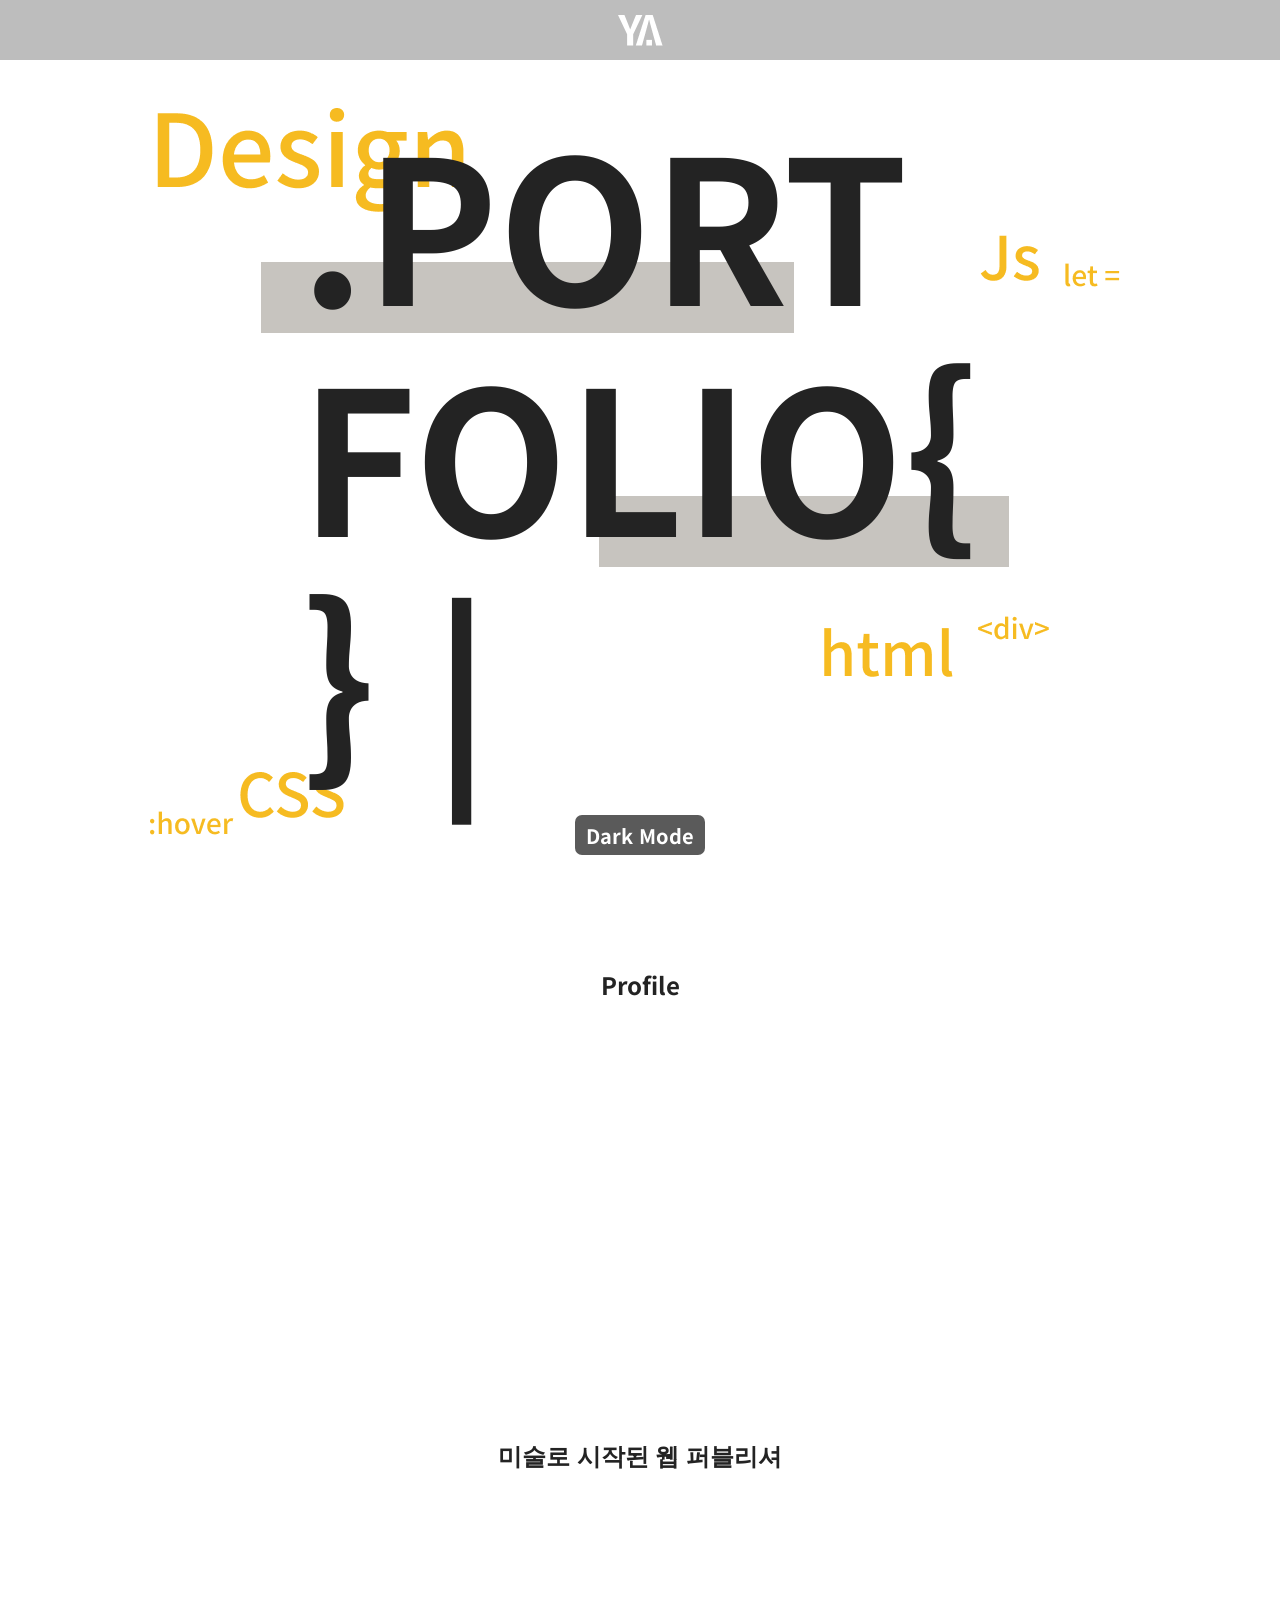
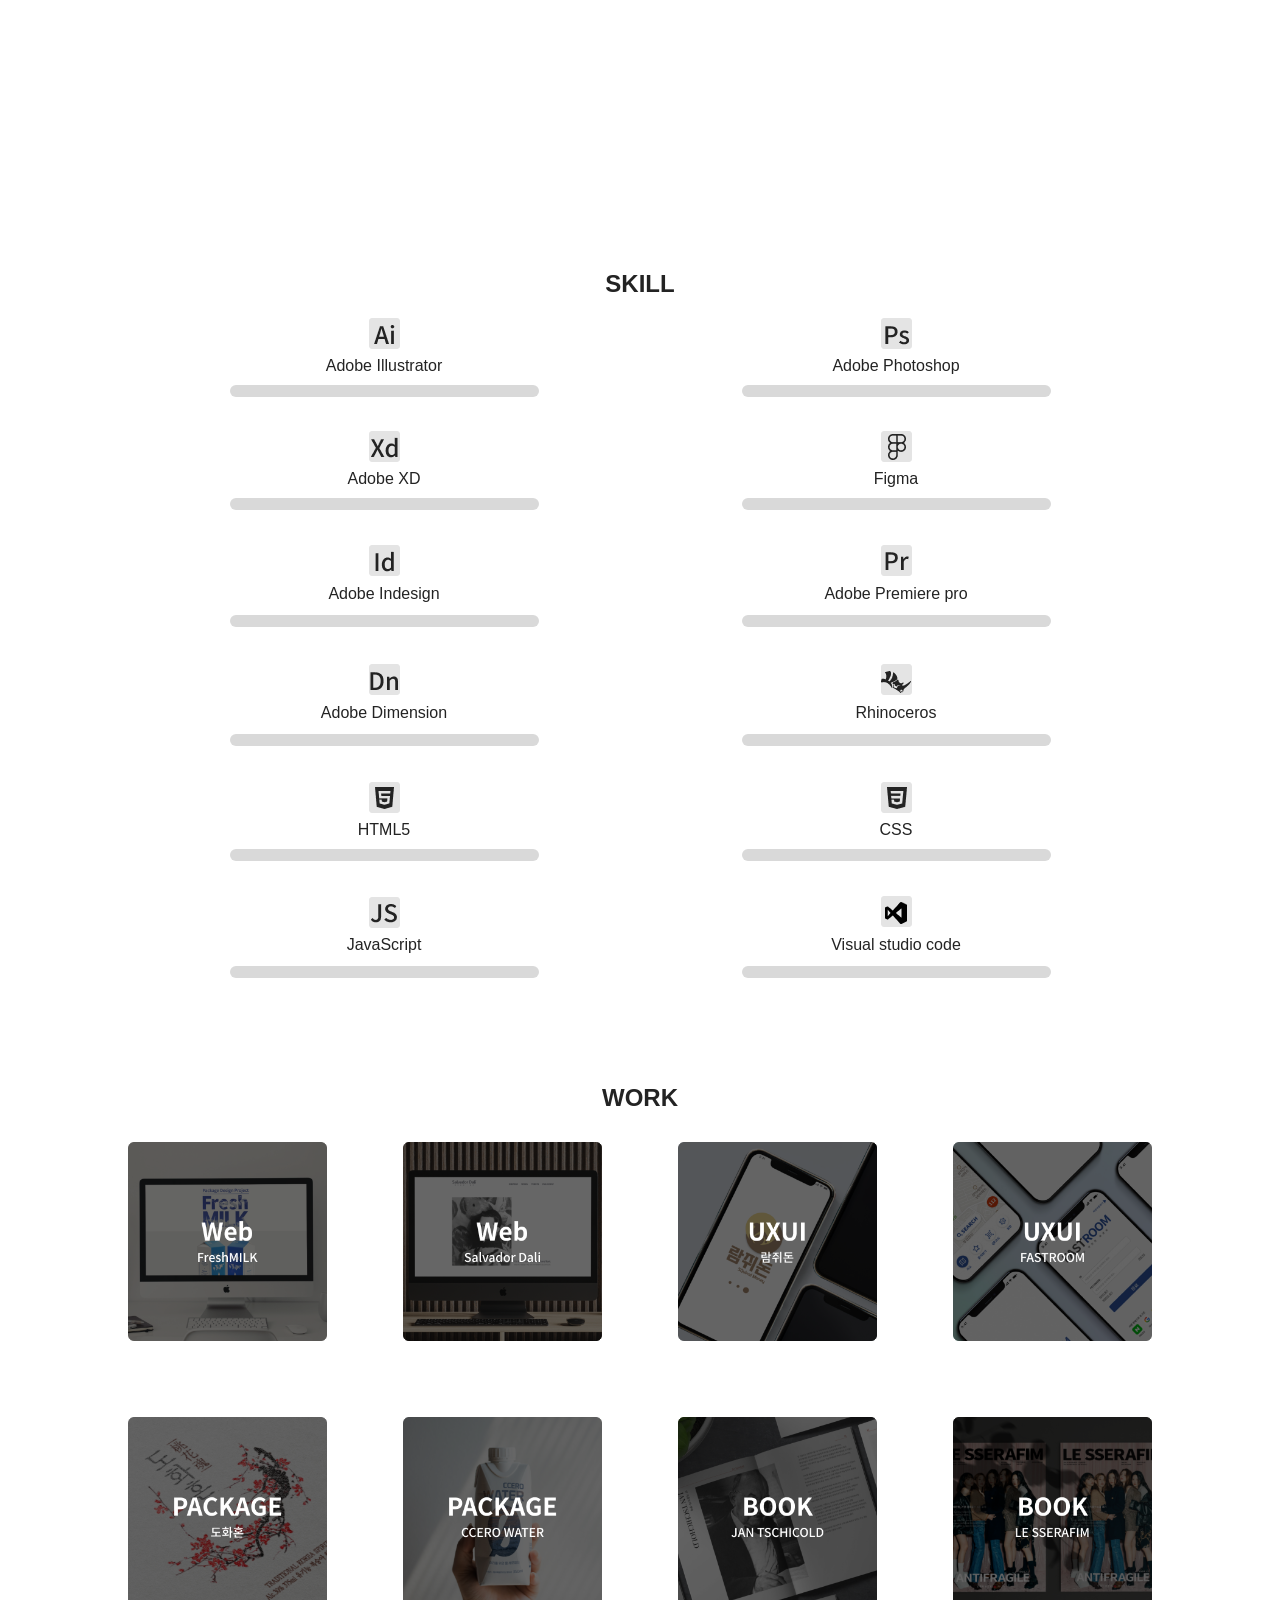
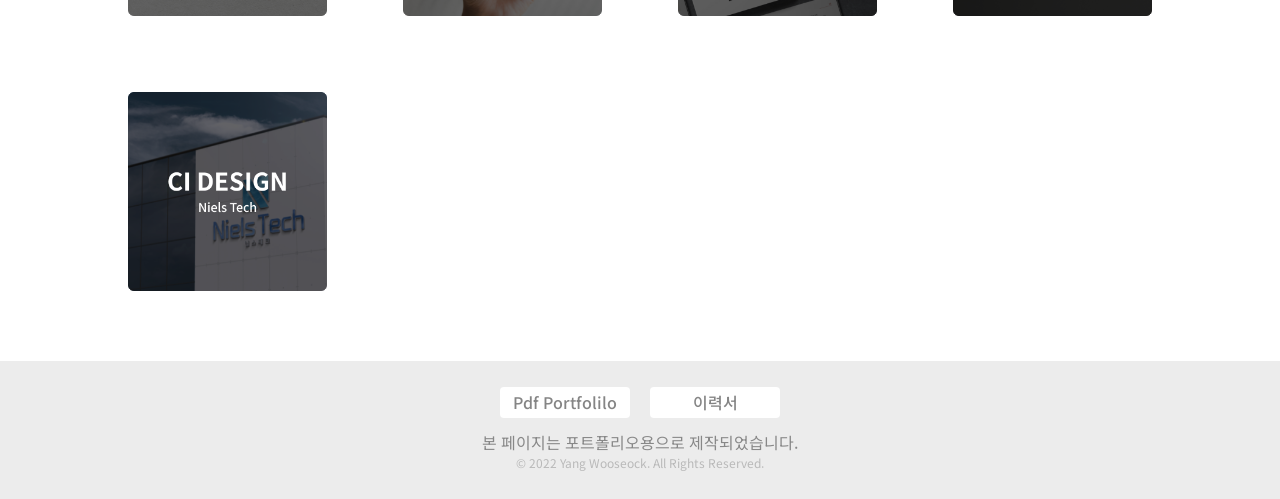
<file: index.html>
<!DOCTYPE html>
<html lang="ko">
<head>
    <meta charset="UTF-8">
    <meta http-equiv="X-UA-Compatible" content="IE=edge">
    <meta name="viewport" content="width=device-width, initial-scale=1.0">
    <link rel="stylesheet" href="master.css">
    <script defer src="portfolio.js"></script>
    <title>양우석 Portfolio</title>
    <link href="https://unpkg.com/aos@2.3.1/dist/aos.css" rel="stylesheet">
</head>
<body>
    <nav>
        <a href="index.html" class="logo_a">
            <img src="img/index/nav_logo 1.png">
        </a>
    </nav>

    <div class="wrap">
        <div class="con_box1">
            <button onclick="darkMode()" id="button">
                Dark Mode
            </button>
            <div class="text_ani">
                <span class="text"></span><span class="blink">|</span>
            </div>
            <img class="inbg_1" data-aos="fade-right" data-aos-duration="2000" src="img/index/inbg_1.png">
            <img class="inbg_2" data-aos="fade-right" data-aos-duration="2000" src="img/index/inbg_2.png">
            <div class ="inbox_1" data-aos="fade-right" data-aos-duration="2000"></div>
            <img class="inbg_4" data-aos="fade-left" data-aos-duration="2000" src="img/index/inbg_4.png">
            <img class="inbg_5" data-aos="fade-left" data-aos-duration="2000" src="img/index/inbg_5.png">
            <div class="inbox_2" data-aos="fade-left" data-aos-duration="2000"></div>
        </div>
        <div class="con_box2">
            <h1 class="text_pro_1">
                Profile
            </h1>
            <div class="conbox2_1">
                <div class="conbox2_grid_1" data-aos="fade-right" data-aos-duration="1200">
                    <img class="proimg_2" src="img/index/inpro_2.png">
                    <img class="proimg_1" src="img/index/inpro_1.png">
                </div>
                <div class="conbox2_grid_2" data-aos="fade-left" data-aos-duration="1200">
                    <h1 class="text_pro_2">
                        성명<br>
                        생년월일<br>
                        E-Mail<br>
                        SNS<br>
                        학력<br>
                        <br>
                        병역<br>
                        자격증<br>
                        <br>
                        활동
                    </h1>
                    <h1 class="text_pro_3">
                        양우석 Yang Wooseock<br>
                        2000.07.21<br>
                        diddntjr0721@naver.com<br>
                        Instagram @wooseock7<br>
                        2019 - 2023 유한대학교 시각디자인과<br>
                        2016 - 2019 중원고등학교<br>
                        2020 - 2022 대한민국 공군 군사경찰 병장<br>
                        2022 GTQ 1급<br>
                        2022 ITQ(MS워드, 한글파워포인트)<br>
                        2022 대한민국패키지디자인대전 입선
                    </h1>
                    <img class="proimg_3" src="img/index/inpro_3.png">
                </div>
            </div>
            <div class="conbox2_2">
                <h1 class="produce_1">
                    미술로 시작된 웹 퍼블리셔
                </h1>
                <h1 class="produce_2" data-aos="fade-up" data-aos-duration="1200">
                    저의 디자인의 시작은 미술이었습니다. 어렸을 적 부모님을 따라갔던 모네의 전시회가 미술에 눈을 뜨게 해주었습니다.<br>
                    고등학교부터 입시 미술을 시작한 저는 미술에 대해 뚜렷한 비전이 없었습니다. 당시 저를 가르쳐 주시던 미술 선생님께서<br>
                    진로를 찾던 저에게 순수미술은 자신을 만족시키는 미술이고, 디자인은 타인을 만족시키는 미술이라 말씀해 주셨습니다.<br>
                    목적 없이 미술을 시작했던 저는 그때 타인을 만족시키는 미술을 해보자는 목적이 생겼습니다.<br>
                    <br>
                    대학을 시각디자인과로 입학한 후에 패키지, 편집, 웹, UXUI 등 여러 디자인을 접했습니다.<br>
                    그중에 html, css를 이용해 웹 페이지를 구축하는 데 재미를 느꼈고, media queries를 통해 여러 사용자에 맞춰<br>
                    제작하며 aos, jQuery 등의 라이브러리를 이용해 페이지에 생동감을 주고 페이지가 완성되는 것이<br>
                    타 디자인에 비해 많은 성취감을 느껴 웹 퍼블리셔가 되기로 결심하게 되었습니다.
                </h1>
            </div>
            <h1 class="skill">SKILL</h1>
            <div class="conbox2_3">
                <div class="skill_1">
                    <img class="skimg_1" src="img/index/skimg_1.png">
                    <hi class="sktext">
                        Adobe Illustrator
                    </hi>
                    <div class="skill_bar">
                        <div class="skill_bar_1" data-aos="fade-right" data-aos-duration="800"></div>
                    </div>
                </div>
                <div class="skill_1">
                    <img class="skimg_1" src="img/index/skimg_2.png">
                    <hi class="sktext">
                        Adobe Photoshop
                    </hi>
                    <div class="skill_bar">
                        <div class="skill_bar_2" data-aos="fade-right" data-aos-duration="800"></div>
                    </div>
                </div>
                <div class="skill_1">
                    <img class="skimg_1" src="img/index/skimg_3.png">
                    <hi class="sktext">
                        Adobe XD
                    </hi>
                    <div class="skill_bar">
                        <div class="skill_bar_3" data-aos="fade-right" data-aos-duration="800"></div>
                    </div>
                </div>
                <div class="skill_1">
                    <img class="skimg_1" src="img/index/skimg_4.png">
                    <hi class="sktext">
                        Figma
                    </hi>
                    <div class="skill_bar">
                        <div class="skill_bar_4" data-aos="fade-right" data-aos-duration="800"></div>
                    </div>
                </div>
                <div class="skill_1">
                    <img class="skimg_1" src="img/index/skimg_5.png">
                    <hi class="sktext">
                        Adobe Indesign
                    </hi>
                    <div class="skill_bar">
                        <div class="skill_bar_5" data-aos="fade-right" data-aos-duration="800"></div>
                    </div>
                </div>
                <div class="skill_1">
                    <img class="skimg_1" src="img/index/skimg_6.png">
                    <hi class="sktext">
                        Adobe Premiere pro
                    </hi>
                    <div class="skill_bar">
                        <div class="skill_bar_6" data-aos="fade-right" data-aos-duration="800"></div>
                    </div>
                </div>
                <div class="skill_1">
                    <img class="skimg_1" src="img/index/skimg_7.png">
                    <hi class="sktext">
                        Adobe Dimension
                    </hi>
                    <div class="skill_bar">
                        <div class="skill_bar_7" data-aos="fade-right" data-aos-duration="800"></div>
                    </div>
                </div>
                <div class="skill_1">
                    <img class="skimg_1" src="img/index/skimg_8.png">
                    <hi class="sktext">
                        Rhinoceros
                    </hi>
                    <div class="skill_bar">
                        <div class="skill_bar_8" data-aos="fade-right" data-aos-duration="800"></div>
                    </div>
                </div>
                <div class="skill_1">
                    <img class="skimg_1" src="img/index/skimg_9.png">
                    <hi class="sktext">
                        HTML5
                    </hi>
                    <div class="skill_bar">
                        <div class="skill_bar_9" data-aos="fade-right" data-aos-duration="800"></div>
                    </div>
                </div>
                <div class="skill_1">
                    <img class="skimg_1" src="img/index/skimg_10.png">
                    <hi class="sktext">
                        CSS
                    </hi>
                    <div class="skill_bar">
                        <div class="skill_bar_10" data-aos="fade-right" data-aos-duration="800"></div>
                    </div>
                </div>
                <div class="skill_1">
                    <img class="skimg_1" src="img/index/skimg_11.png">
                    <hi class="sktext">
                        JavaScript
                    </hi>
                    <div class="skill_bar">
                        <div class="skill_bar_11" data-aos="fade-right" data-aos-duration="800"></div>
                    </div>
                </div>
                <div class="skill_1">
                    <img class="skimg_1" src="img/index/skimg_12.png">
                    <hi class="sktext">
                        Visual studio code
                    </hi>
                    <div class="skill_bar">
                        <div class="skill_bar_12" data-aos="fade-right" data-aos-duration="800"></div>
                    </div>
                </div>
            </div>
            
        </div>
        <div class="con_box3">
            <h1 class="work">WORK</h1>
            <div class="work_grid">
                <a href="sub_1.html"><div class="work_1">
                    <img class="workimg_1" src="img/index/work_1.png">
                    <img class="workimg_2" src="img/index/workblack_1.png">
                </div></a>
                <a href="sub_2.html"><div class="work_1">
                    <img class="workimg_1" src="img/index/work_2.png">
                    <img class="workimg_2" src="img/index/workblack_2.png">
                </div></a>
                <a href="sub_3.html"><div class="work_1">
                    <img class="workimg_1" src="img/index/work_3.png">
                    <img class="workimg_2" src="img/index/workblack_3.png">
                </div></a>
                <a href="sub_4.html"><div class="work_1">
                    <img class="workimg_1" src="img/index/work_4.png">
                    <img class="workimg_2" src="img/index/workblack_4.png">
                </div></a>
                <a href="sub_5.html"><div class="work_1">
                    <img class="workimg_1" src="img/index/work_5.png">
                    <img class="workimg_2" src="img/index/workblack_5.png">
                </div></a>
                <a href="sub_6.html"><div class="work_1">
                    <img class="workimg_1" src="img/index/work_6.png">
                    <img class="workimg_2" src="img/index/workblack_6.png">
                </div></a>
                <a href="sub_7.html"><div class="work_1">
                    <img class="workimg_1" src="img/index/work_7.png">
                    <img class="workimg_2" src="img/index/workblack_7.png">
                </div></a>
                <a href="sub_8.html"><div class="work_1">
                    <img class="workimg_1" src="img/index/work_8.png">
                    <img class="workimg_2" src="img/index/workblack_8.png">
                </div></a>
                <a href="sub_9.html"><div class="work_1">
                    <img class="workimg_1" src="img/index/work_9.png">
                    <img class="workimg_2" src="img/index/workblack_9.png">
                </div></a>
            </div>
        </div>
    </div>
    
    <footer>
        <div class="footbox">
            <div class="footbox_1"><a href="index.html">
                <h2 class="foottext">Pdf Portfolilo</h2>
            </a></div>
            <div class="footbox_1"><a href="index.html">
                <h2 class="foottext">이력서</h2>
            </a></div>
        </div>
            <div style="text-align: center;">
                <h2 style="font-family: 'Noto Sans KR', sans-serif; font-size: 16px; font-weight: 400; color: #888888;">본 페이지는 포트폴리오용으로 제작되었습니다.</h2>
                <h2 style="font-family: 'Noto Sans KR', sans-serif; font-size: 12px; font-weight: 400; color: #B9B9B9;">© 2022 Yang Wooseock. All Rights Reserved.</h2>
            </div>
    </footer>

    <script src="https://unpkg.com/aos@2.3.1/dist/aos.js"></script>
    <script>
        AOS.init();
      </script>
</body>
</html>
</file>
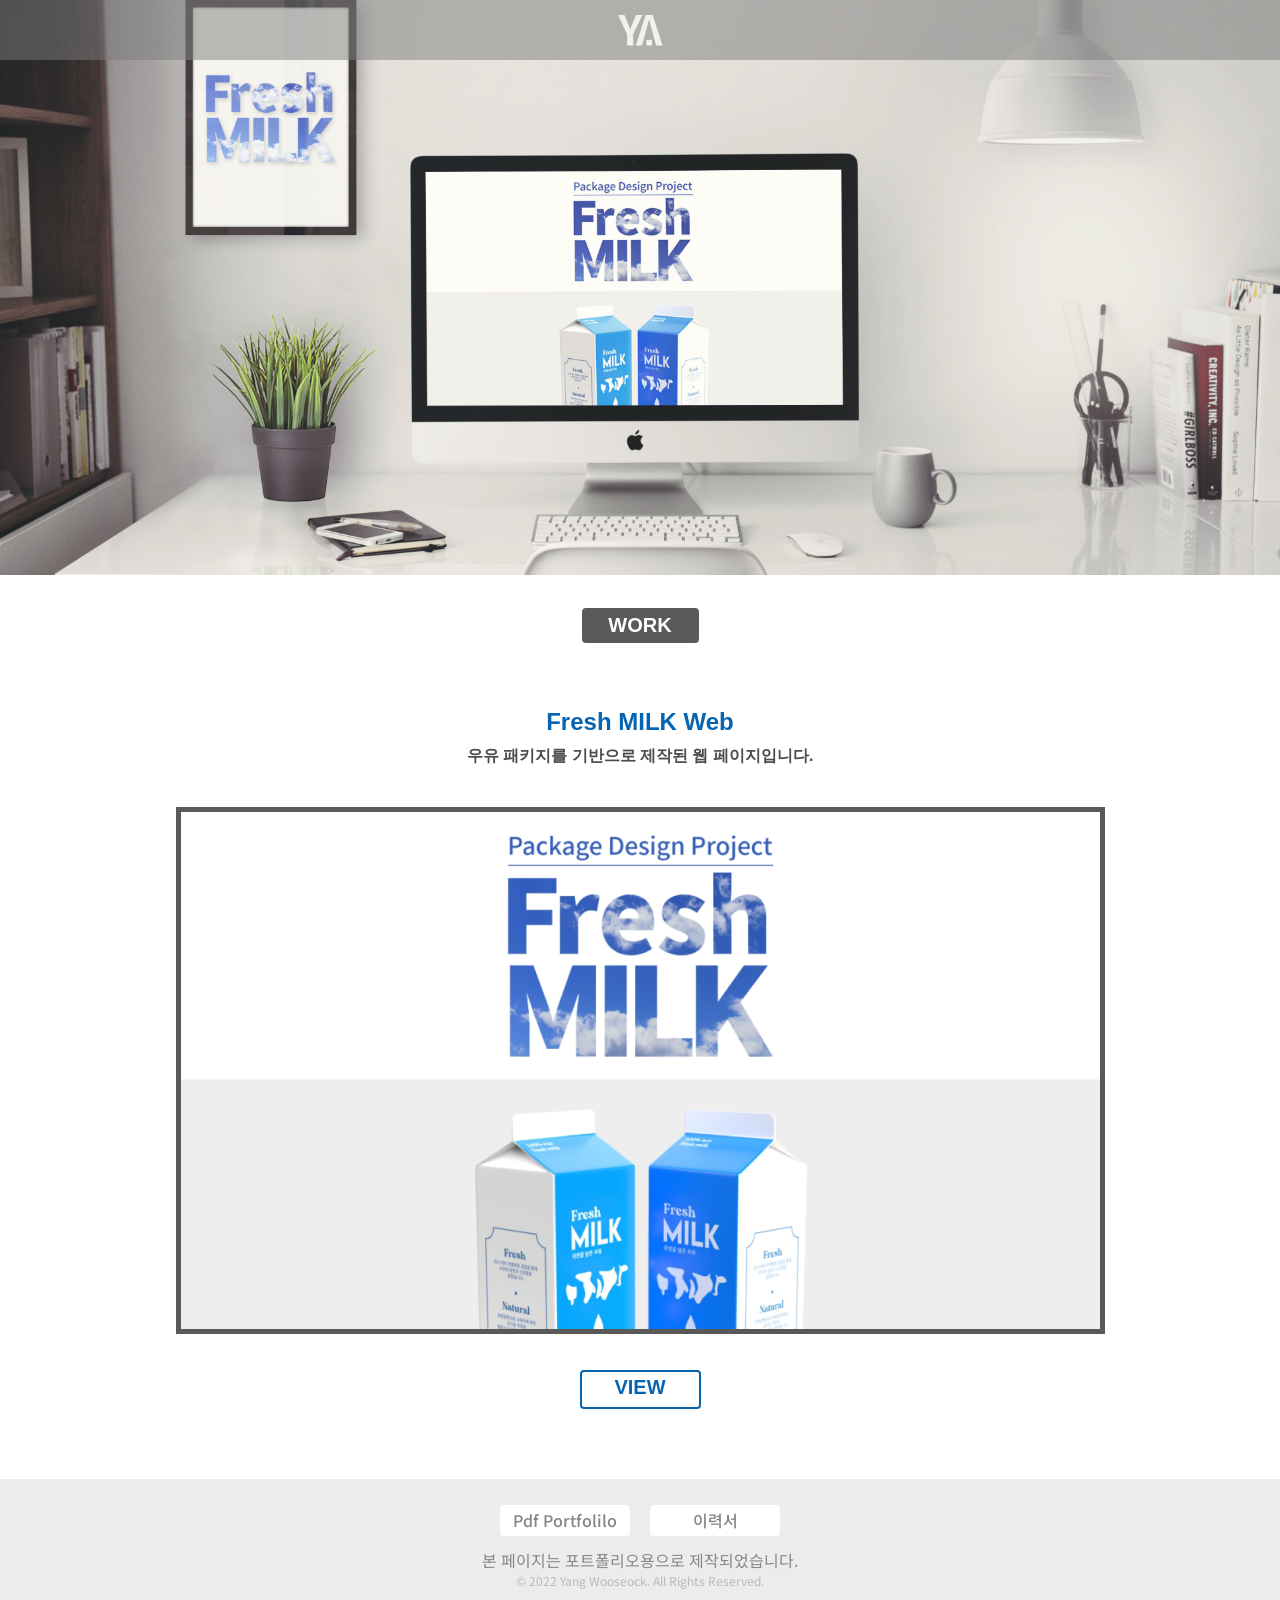
<file: sub_1.html>
<!DOCTYPE html>
<html lang="ko">
<head>
    <meta charset="UTF-8">
    <meta http-equiv="X-UA-Compatible" content="IE=edge">
    <meta name="viewport" content="width=device-width, initial-scale=1.0">
    <title>양우석 Portfolio Web</title>
    <link rel="stylesheet" href="master.css">
    <script defer src="portfolio.js"></script>
    <link href="https://unpkg.com/aos@2.3.1/dist/aos.css" rel="stylesheet">
    <script src="https://code.jquery.com/jquery-1.12.4.min.js"></script>
</head>
<body>
    <nav>
        <a href="index.html" class="logo_a">
            <img class="logo" src="img/index/nav_logo 1.png">
        </a>
    </nav>

    <div class="wrap">
        

        <div class="sub1_box1">
            <img class="sub1bg" src="img/sub1/sub1bg.png">
        </div>
        <div class="sub1_box2">
            <button id="work_button">
                WORK
            </button>
            <div id="divBox">
                <div class="work_grid">
                    <a href="sub_1.html"><div class="work_1">
                        <img class="workimg_1" src="img/index/work_1.png">
                        <img class="workimg_2" src="img/index/workblack_1.png">
                    </div></a>
                    <a href="sub_2.html"><div class="work_1">
                        <img class="workimg_1" src="img/index/work_2.png">
                        <img class="workimg_2" src="img/index/workblack_2.png">
                    </div></a>
                    <a href="sub_3.html"><div class="work_1">
                        <img class="workimg_1" src="img/index/work_3.png">
                        <img class="workimg_2" src="img/index/workblack_3.png">
                    </div></a>
                    <a href="sub_4.html"><div class="work_1">
                        <img class="workimg_1" src="img/index/work_4.png">
                        <img class="workimg_2" src="img/index/workblack_4.png">
                    </div></a>
                    <a href="sub_5.html"><div class="work_1">
                        <img class="workimg_1" src="img/index/work_5.png">
                        <img class="workimg_2" src="img/index/workblack_5.png">
                    </div></a>
                    <a href="sub_6.html"><div class="work_1">
                        <img class="workimg_1" src="img/index/work_6.png">
                        <img class="workimg_2" src="img/index/workblack_6.png">
                    </div></a>
                    <a href="sub_7.html"><div class="work_1">
                        <img class="workimg_1" src="img/index/work_7.png">
                        <img class="workimg_2" src="img/index/workblack_7.png">
                    </div></a>
                    <a href="sub_8.html"><div class="work_1">
                        <img class="workimg_1" src="img/index/work_8.png">
                        <img class="workimg_2" src="img/index/workblack_8.png">
                    </div></a>
                    <a href="sub_9.html"><div class="work_1">
                        <img class="workimg_1" src="img/index/work_9.png">
                        <img class="workimg_2" src="img/index/workblack_9.png">
                    </div></a>
                </div>
            </div>
        </div>
        <div class="sub1_box3">
            <h1 style="font-family: 'Noto San KR', sans-serif; font-size: 24px; font-weight: 700; color: #0764B1; margin-top: 35px;">
                Fresh MILK Web
            </h1>
            <h1 class="coment_1">
                우유 패키지를 기반으로 제작된 웹 페이지입니다.
            </h1>
            <div class="work_ani">
                <div id="workimg_ani">
                    <img class="workweb_1" src="img/sub1/workweb_1.png">
                </div>
            </div>
            <div class="view1_button">
                <h1 class="VIEW">VIEW</h1>
            </div>
        </div>
    </div>

    <footer>
        <div class="footbox">
            <div class="footbox_1"><a href="index.html">
                <h2 class="foottext">Pdf Portfolilo</h2>
            </a></div>
            <div class="footbox_1"><a href="index.html">
                <h2 class="foottext">이력서</h2>
            </a></div>
        </div>
            <div style="text-align: center;">
                <h2 style="font-family: 'Noto Sans KR', sans-serif; font-size: 16px; font-weight: 400; color: #888888;">본 페이지는 포트폴리오용으로 제작되었습니다.</h2>
                <h2 style="font-family: 'Noto Sans KR', sans-serif; font-size: 12px; font-weight: 400; color: #B9B9B9;">© 2022 Yang Wooseock. All Rights Reserved.</h2>
            </div>
    </footer>

    <script src="https://unpkg.com/aos@2.3.1/dist/aos.js"></script>
    <script>
        AOS.init();
      </script>
</body>
</html>
</file>
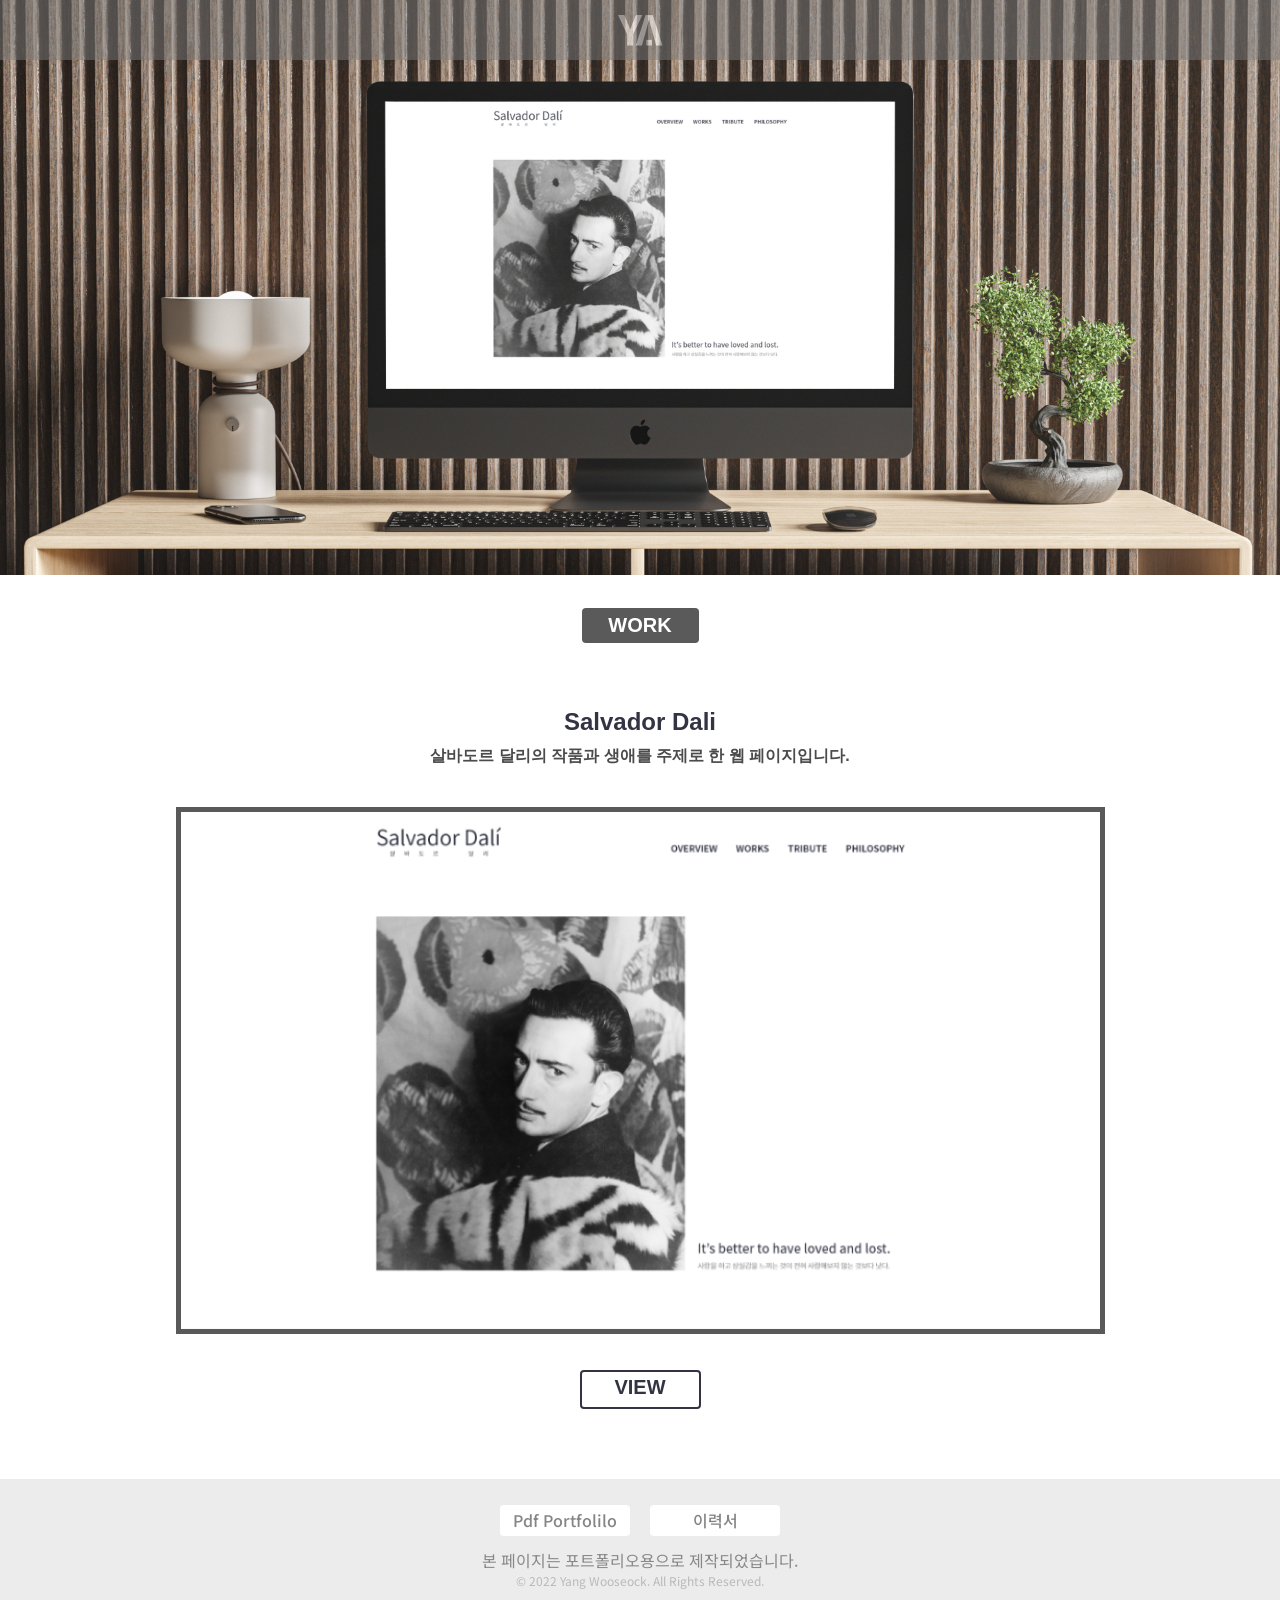
<file: sub_2.html>
<!DOCTYPE html>
<html lang="ko">
<head>
    <meta charset="UTF-8">
    <meta http-equiv="X-UA-Compatible" content="IE=edge">
    <meta name="viewport" content="width=device-width, initial-scale=1.0">
    <title>양우석 Portfolio Web</title>
    <link rel="stylesheet" href="master.css">
    <script defer src="portfolio.js"></script>
    <link href="https://unpkg.com/aos@2.3.1/dist/aos.css" rel="stylesheet">
    <script src="https://code.jquery.com/jquery-1.12.4.min.js"></script>
</head>
<body>
    <nav>
        <a href="index.html" class="logo_a">
            <img class="logo" src="img/index/nav_logo 1.png">
        </a>
    </nav>
    <div class="sub1_box1">
        <img class="sub1bg" src="img/sub2/sub2bg.png">
    </div>
    <div class="sub1_box2">
        <button id="work_button">
            WORK
        </button>
        <div id="divBox">
            <div class="work_grid">
                <a href="sub_1.html"><div class="work_1">
                    <img class="workimg_1" src="img/index/work_1.png">
                    <img class="workimg_2" src="img/index/workblack_1.png">
                </div></a>
                <a href="sub_2.html"><div class="work_1">
                    <img class="workimg_1" src="img/index/work_2.png">
                    <img class="workimg_2" src="img/index/workblack_2.png">
                </div></a>
                <a href="sub_3.html"><div class="work_1">
                    <img class="workimg_1" src="img/index/work_3.png">
                    <img class="workimg_2" src="img/index/workblack_3.png">
                </div></a>
                <a href="sub_4.html"><div class="work_1">
                    <img class="workimg_1" src="img/index/work_4.png">
                    <img class="workimg_2" src="img/index/workblack_4.png">
                </div></a>
                <a href="sub_5.html"><div class="work_1">
                    <img class="workimg_1" src="img/index/work_5.png">
                    <img class="workimg_2" src="img/index/workblack_5.png">
                </div></a>
                <a href="sub_6.html"><div class="work_1">
                    <img class="workimg_1" src="img/index/work_6.png">
                    <img class="workimg_2" src="img/index/workblack_6.png">
                </div></a>
                <a href="sub_7.html"><div class="work_1">
                    <img class="workimg_1" src="img/index/work_7.png">
                    <img class="workimg_2" src="img/index/workblack_7.png">
                </div></a>
                <a href="sub_8.html"><div class="work_1">
                    <img class="workimg_1" src="img/index/work_8.png">
                    <img class="workimg_2" src="img/index/workblack_8.png">
                </div></a>
                <a href="sub_9.html"><div class="work_1">
                    <img class="workimg_1" src="img/index/work_9.png">
                    <img class="workimg_2" src="img/index/workblack_9.png">
                </div></a>
            </div>
        </div>
    </div>
    <div class="sub1_box3">
        <h1 style="font-family: 'Noto San KR', sans-serif; font-size: 24px; font-weight: 700; color: #323443; margin-top: 35px;">
            Salvador Dali
        </h1>
        <h1 class="coment_1">
            살바도르 달리의 작품과 생애를 주제로 한 웹 페이지입니다.
        </h1>
        <div class="work_ani">
            <div id="workimg_ani2">
                <img class="workweb_1" src="img/sub2/workweb_2.png">
            </div>
        </div>
        <div class="view2_button">
            <h1 class="VIEW">VIEW</h1>
        </div>
    </div>

    <footer>
        <div class="footbox">
            <div class="footbox_1"><a href="index.html">
                <h2 class="foottext">Pdf Portfolilo</h2>
            </a></div>
            <div class="footbox_1"><a href="index.html">
                <h2 class="foottext">이력서</h2>
            </a></div>
        </div>
            <div style="text-align: center;">
                <h2 style="font-family: 'Noto Sans KR', sans-serif; font-size: 16px; font-weight: 400; color: #888888;">본 페이지는 포트폴리오용으로 제작되었습니다.</h2>
                <h2 style="font-family: 'Noto Sans KR', sans-serif; font-size: 12px; font-weight: 400; color: #B9B9B9;">© 2022 Yang Wooseock. All Rights Reserved.</h2>
            </div>
    </footer>

    <script src="https://unpkg.com/aos@2.3.1/dist/aos.js"></script>
    <script>
        AOS.init();
      </script>
    
</body>
</html>
</file>
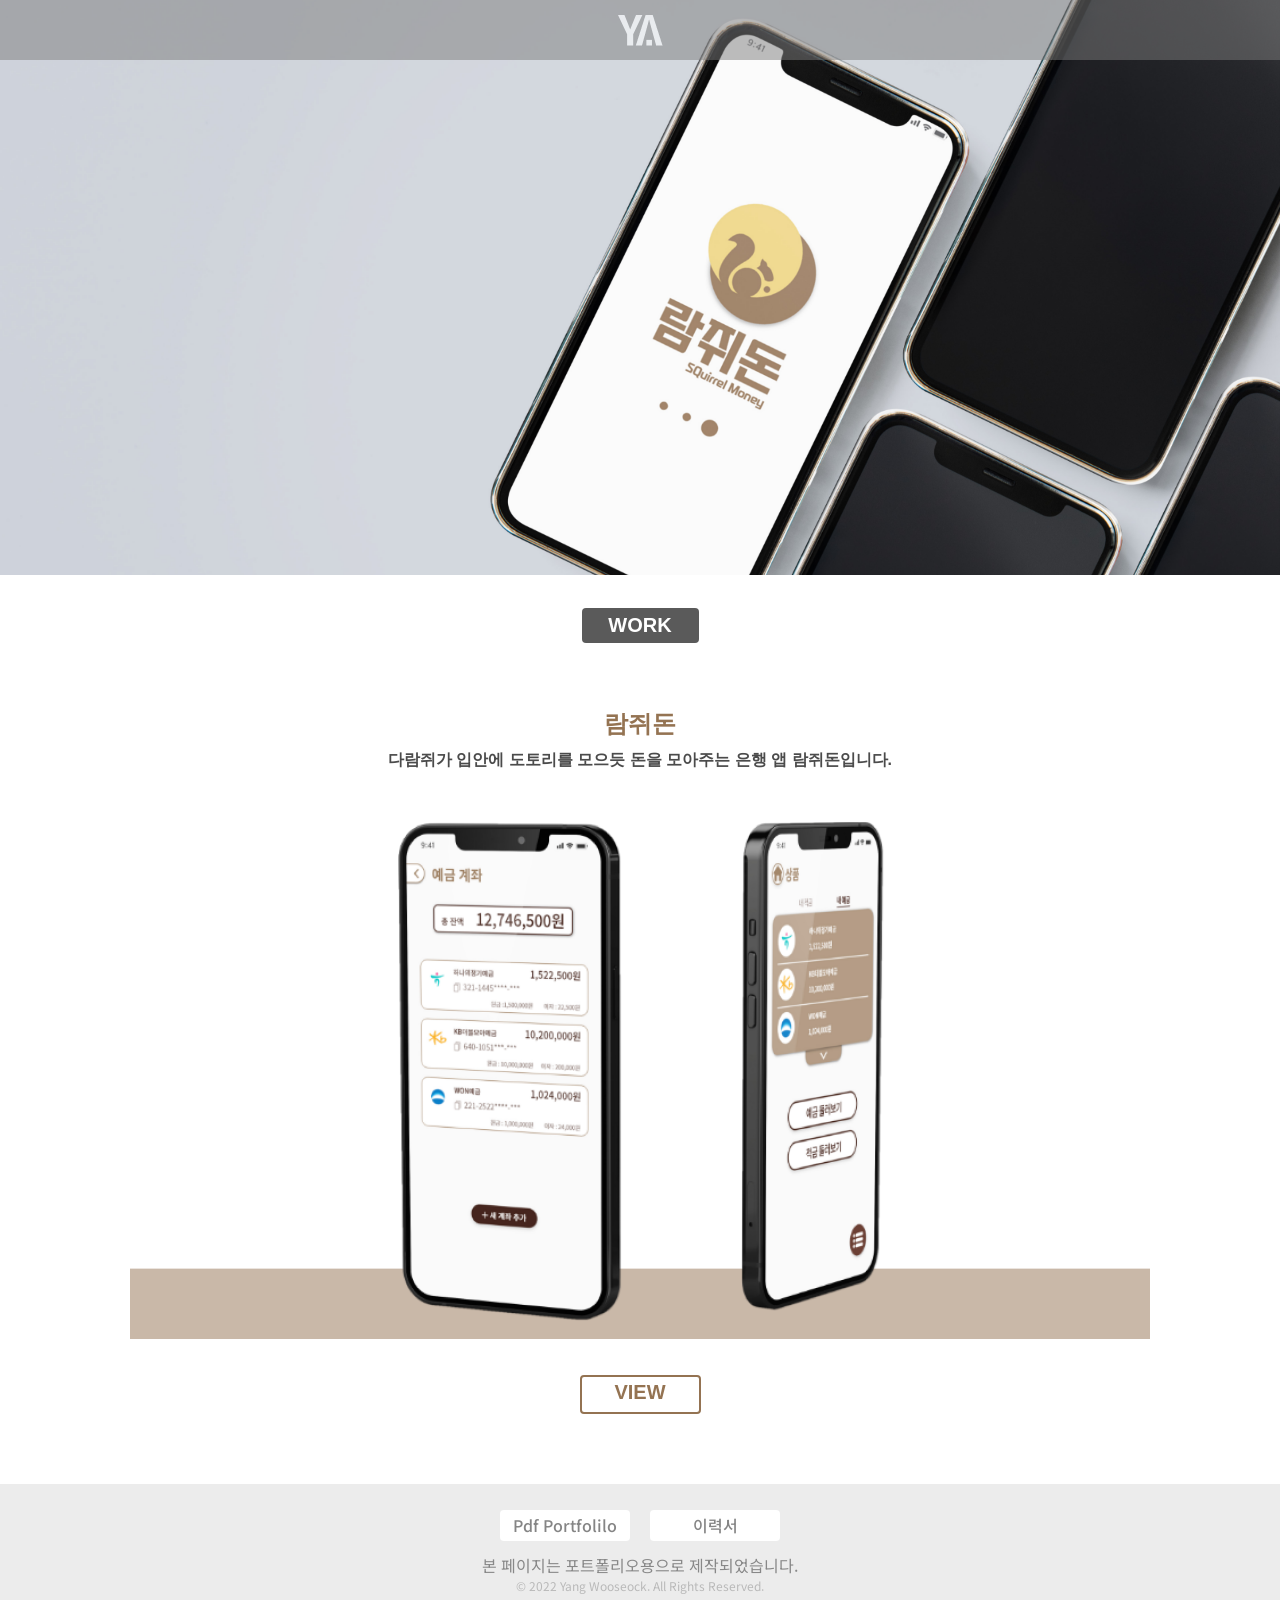
<file: sub_3.html>
<!DOCTYPE html>
<html lang="ko">
<head>
    <meta charset="UTF-8">
    <meta http-equiv="X-UA-Compatible" content="IE=edge">
    <meta name="viewport" content="width=device-width, initial-scale=1.0">
    <title>양우석 Portfolio Web</title>
    <link rel="stylesheet" href="master.css">
    <script defer src="portfolio.js"></script>
    <link href="https://unpkg.com/aos@2.3.1/dist/aos.css" rel="stylesheet">
    <script src="https://code.jquery.com/jquery-1.12.4.min.js"></script>
</head>
<body>
    <nav>
        <a href="index.html" class="logo_a">
            <img class="logo" src="img/index/nav_logo 1.png">
        </a>
    </nav>
    <div class="sub1_box1">
        <img class="sub1bg" src="img/sub3/sub3bg.png">
    </div>
    <div class="sub1_box2">
        <button id="work_button">
            WORK
        </button>
        <div id="divBox">
            <div class="work_grid">
                <a href="sub_1.html"><div class="work_1">
                    <img class="workimg_1" src="img/index/work_1.png">
                    <img class="workimg_2" src="img/index/workblack_1.png">
                </div></a>
                <a href="sub_2.html"><div class="work_1">
                    <img class="workimg_1" src="img/index/work_2.png">
                    <img class="workimg_2" src="img/index/workblack_2.png">
                </div></a>
                <a href="sub_3.html"><div class="work_1">
                    <img class="workimg_1" src="img/index/work_3.png">
                    <img class="workimg_2" src="img/index/workblack_3.png">
                </div></a>
                <a href="sub_4.html"><div class="work_1">
                    <img class="workimg_1" src="img/index/work_4.png">
                    <img class="workimg_2" src="img/index/workblack_4.png">
                </div></a>
                <a href="sub_5.html"><div class="work_1">
                    <img class="workimg_1" src="img/index/work_5.png">
                    <img class="workimg_2" src="img/index/workblack_5.png">
                </div></a>
                <a href="sub_6.html"><div class="work_1">
                    <img class="workimg_1" src="img/index/work_6.png">
                    <img class="workimg_2" src="img/index/workblack_6.png">
                </div></a>
                <a href="sub_7.html"><div class="work_1">
                    <img class="workimg_1" src="img/index/work_7.png">
                    <img class="workimg_2" src="img/index/workblack_7.png">
                </div></a>
                <a href="sub_8.html"><div class="work_1">
                    <img class="workimg_1" src="img/index/work_8.png">
                    <img class="workimg_2" src="img/index/workblack_8.png">
                </div></a>
                <a href="sub_9.html"><div class="work_1">
                    <img class="workimg_1" src="img/index/work_9.png">
                    <img class="workimg_2" src="img/index/workblack_9.png">
                </div></a>
            </div>
        </div>
    </div>

    <div class="sub1_box3">
        <h1 style="font-family: 'Noto San KR', sans-serif; font-size: 24px; font-weight: 700; color: #947352; margin-top: 35px;">
            람쥐돈
        </h1>
        <h1 class="coment_1">
            다람쥐가 입안에 도토리를 모으듯 돈을 모아주는 은행 앱 람쥐돈입니다.
        </h1>
        <div class="work_uxui">
            <img class="workui_3" src="img/sub3/workui_3.png">
        </div>
        <div class="view3_button">
            <h1 class="VIEW">VIEW</h1>
        </div>
    </div>

    
    <footer>
        <div class="footbox">
            <div class="footbox_1"><a href="index.html">
                <h2 class="foottext">Pdf Portfolilo</h2>
            </a></div>
            <div class="footbox_1"><a href="index.html">
                <h2 class="foottext">이력서</h2>
            </a></div>
        </div>
            <div style="text-align: center;">
                <h2 style="font-family: 'Noto Sans KR', sans-serif; font-size: 16px; font-weight: 400; color: #888888;">본 페이지는 포트폴리오용으로 제작되었습니다.</h2>
                <h2 style="font-family: 'Noto Sans KR', sans-serif; font-size: 12px; font-weight: 400; color: #B9B9B9;">© 2022 Yang Wooseock. All Rights Reserved.</h2>
            </div>
    </footer>
</body>
</html>
</file>
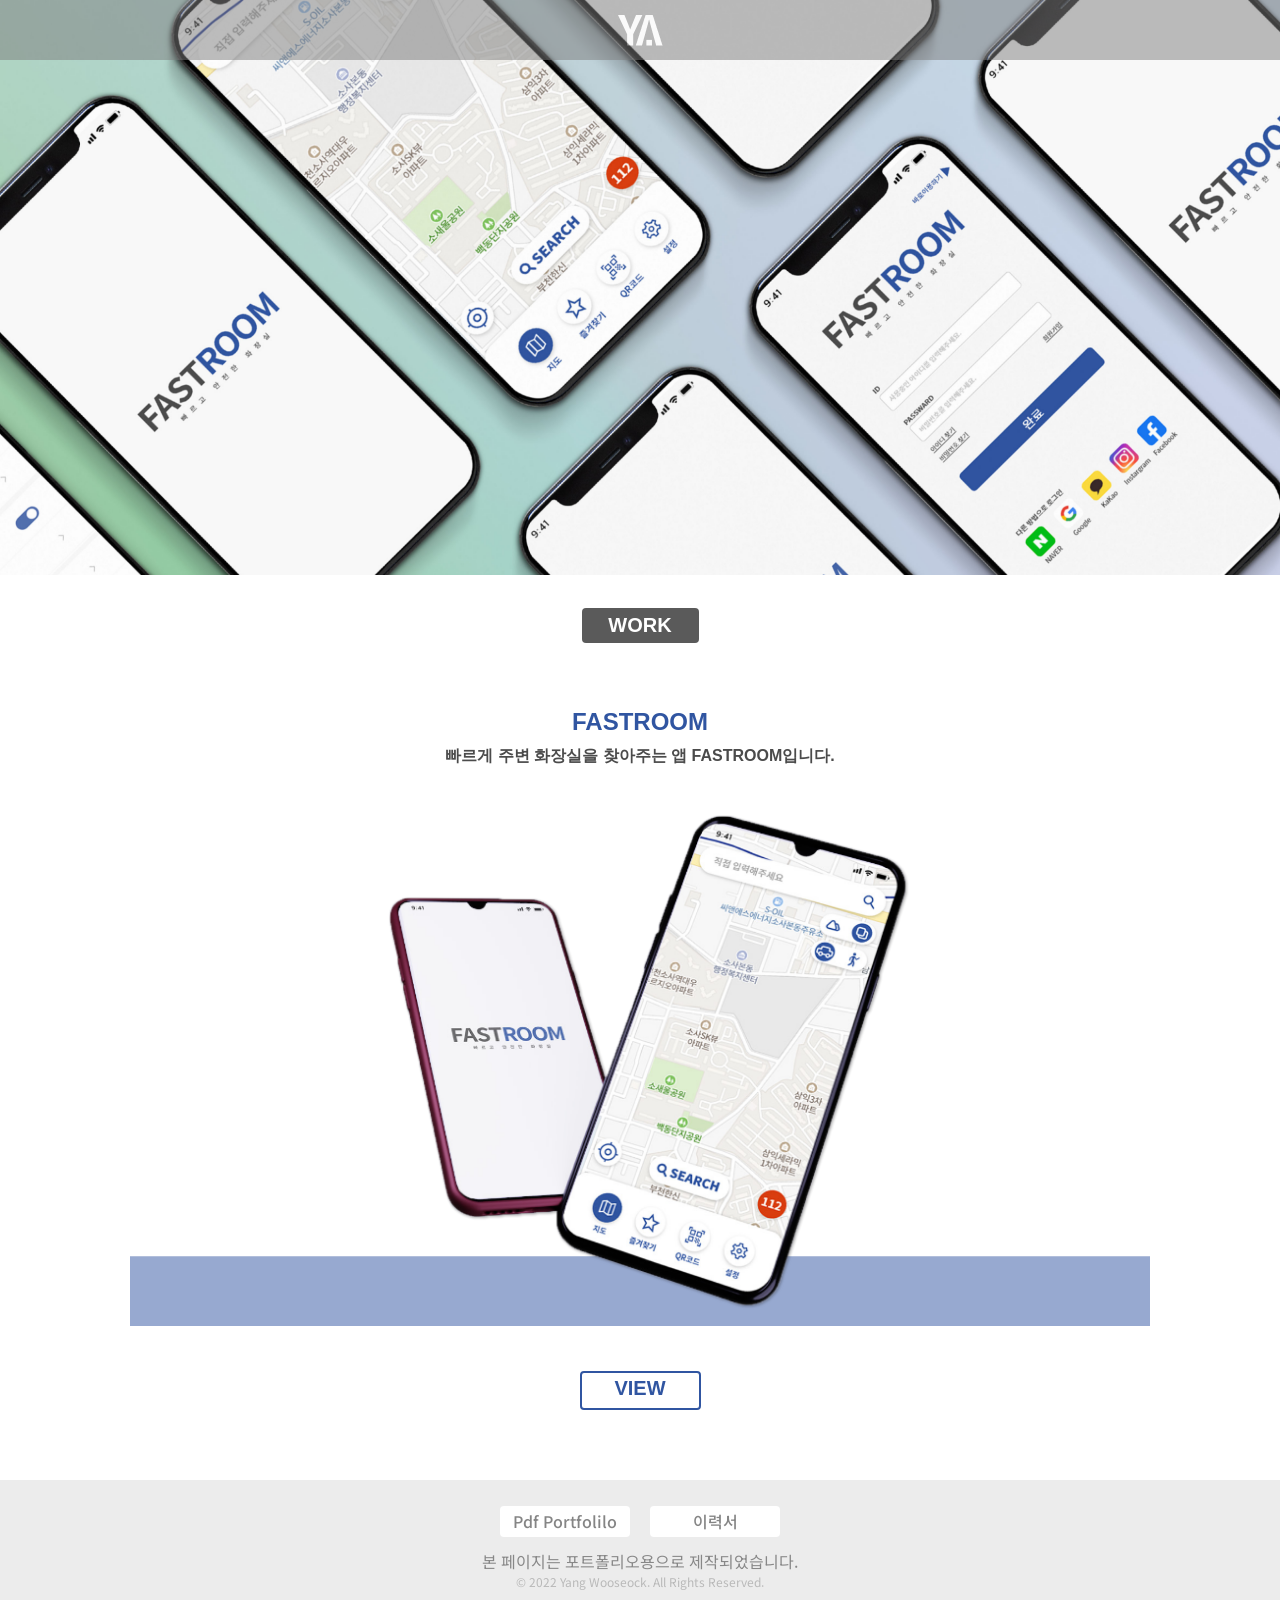
<file: sub_4.html>
<!DOCTYPE html>
<html lang="ko">
<head>
    <meta charset="UTF-8">
    <meta http-equiv="X-UA-Compatible" content="IE=edge">
    <meta name="viewport" content="width=device-width, initial-scale=1.0">
    <title>양우석 Portfolio Web</title>
    <link rel="stylesheet" href="master.css">
    <script defer src="portfolio.js"></script>
    <link href="https://unpkg.com/aos@2.3.1/dist/aos.css" rel="stylesheet">
    <script src="https://code.jquery.com/jquery-1.12.4.min.js"></script>
</head>
<body>
    <nav>
        <a href="index.html" class="logo_a">
            <img class="logo" src="img/index/nav_logo 1.png">
        </a>
    </nav>
    <div class="sub1_box1">
        <img class="sub1bg" src="img/sub4/sub4bg.png">
    </div>
    <div class="sub1_box2">
        <button id="work_button">
            WORK
        </button>
        <div id="divBox">
            <div class="work_grid">
                <a href="sub_1.html"><div class="work_1">
                    <img class="workimg_1" src="img/index/work_1.png">
                    <img class="workimg_2" src="img/index/workblack_1.png">
                </div></a>
                <a href="sub_2.html"><div class="work_1">
                    <img class="workimg_1" src="img/index/work_2.png">
                    <img class="workimg_2" src="img/index/workblack_2.png">
                </div></a>
                <a href="sub_3.html"><div class="work_1">
                    <img class="workimg_1" src="img/index/work_3.png">
                    <img class="workimg_2" src="img/index/workblack_3.png">
                </div></a>
                <a href="sub_4.html"><div class="work_1">
                    <img class="workimg_1" src="img/index/work_4.png">
                    <img class="workimg_2" src="img/index/workblack_4.png">
                </div></a>
                <a href="sub_5.html"><div class="work_1">
                    <img class="workimg_1" src="img/index/work_5.png">
                    <img class="workimg_2" src="img/index/workblack_5.png">
                </div></a>
                <a href="sub_6.html"><div class="work_1">
                    <img class="workimg_1" src="img/index/work_6.png">
                    <img class="workimg_2" src="img/index/workblack_6.png">
                </div></a>
                <a href="sub_7.html"><div class="work_1">
                    <img class="workimg_1" src="img/index/work_7.png">
                    <img class="workimg_2" src="img/index/workblack_7.png">
                </div></a>
                <a href="sub_8.html"><div class="work_1">
                    <img class="workimg_1" src="img/index/work_8.png">
                    <img class="workimg_2" src="img/index/workblack_8.png">
                </div></a>
                <a href="sub_9.html"><div class="work_1">
                    <img class="workimg_1" src="img/index/work_9.png">
                    <img class="workimg_2" src="img/index/workblack_9.png">
                </div></a>
            </div>
        </div>
    </div>

    <div class="sub1_box3">
        <h1 style="font-family: 'Noto San KR', sans-serif; font-size: 24px; font-weight: 700; color: #3055A1; margin-top: 35px;">
            FASTROOM
        </h1>
        <h1 class="coment_1">
            빠르게 주변 화장실을 찾아주는 앱 FASTROOM입니다.
        </h1>
        <div class="work_uxui">
            <img class="workui_3" src="img/sub4/workui_4.png">
        </div>
        <div class="view4_button">
            <h1 class="VIEW">VIEW</h1>
        </div>
    </div>

    
    <footer>
        <div class="footbox">
            <div class="footbox_1"><a href="index.html">
                <h2 class="foottext">Pdf Portfolilo</h2>
            </a></div>
            <div class="footbox_1"><a href="index.html">
                <h2 class="foottext">이력서</h2>
            </a></div>
        </div>
            <div style="text-align: center;">
                <h2 style="font-family: 'Noto Sans KR', sans-serif; font-size: 16px; font-weight: 400; color: #888888;">본 페이지는 포트폴리오용으로 제작되었습니다.</h2>
                <h2 style="font-family: 'Noto Sans KR', sans-serif; font-size: 12px; font-weight: 400; color: #B9B9B9;">© 2022 Yang Wooseock. All Rights Reserved.</h2>
            </div>
    </footer>
</body>
</html>
</file>
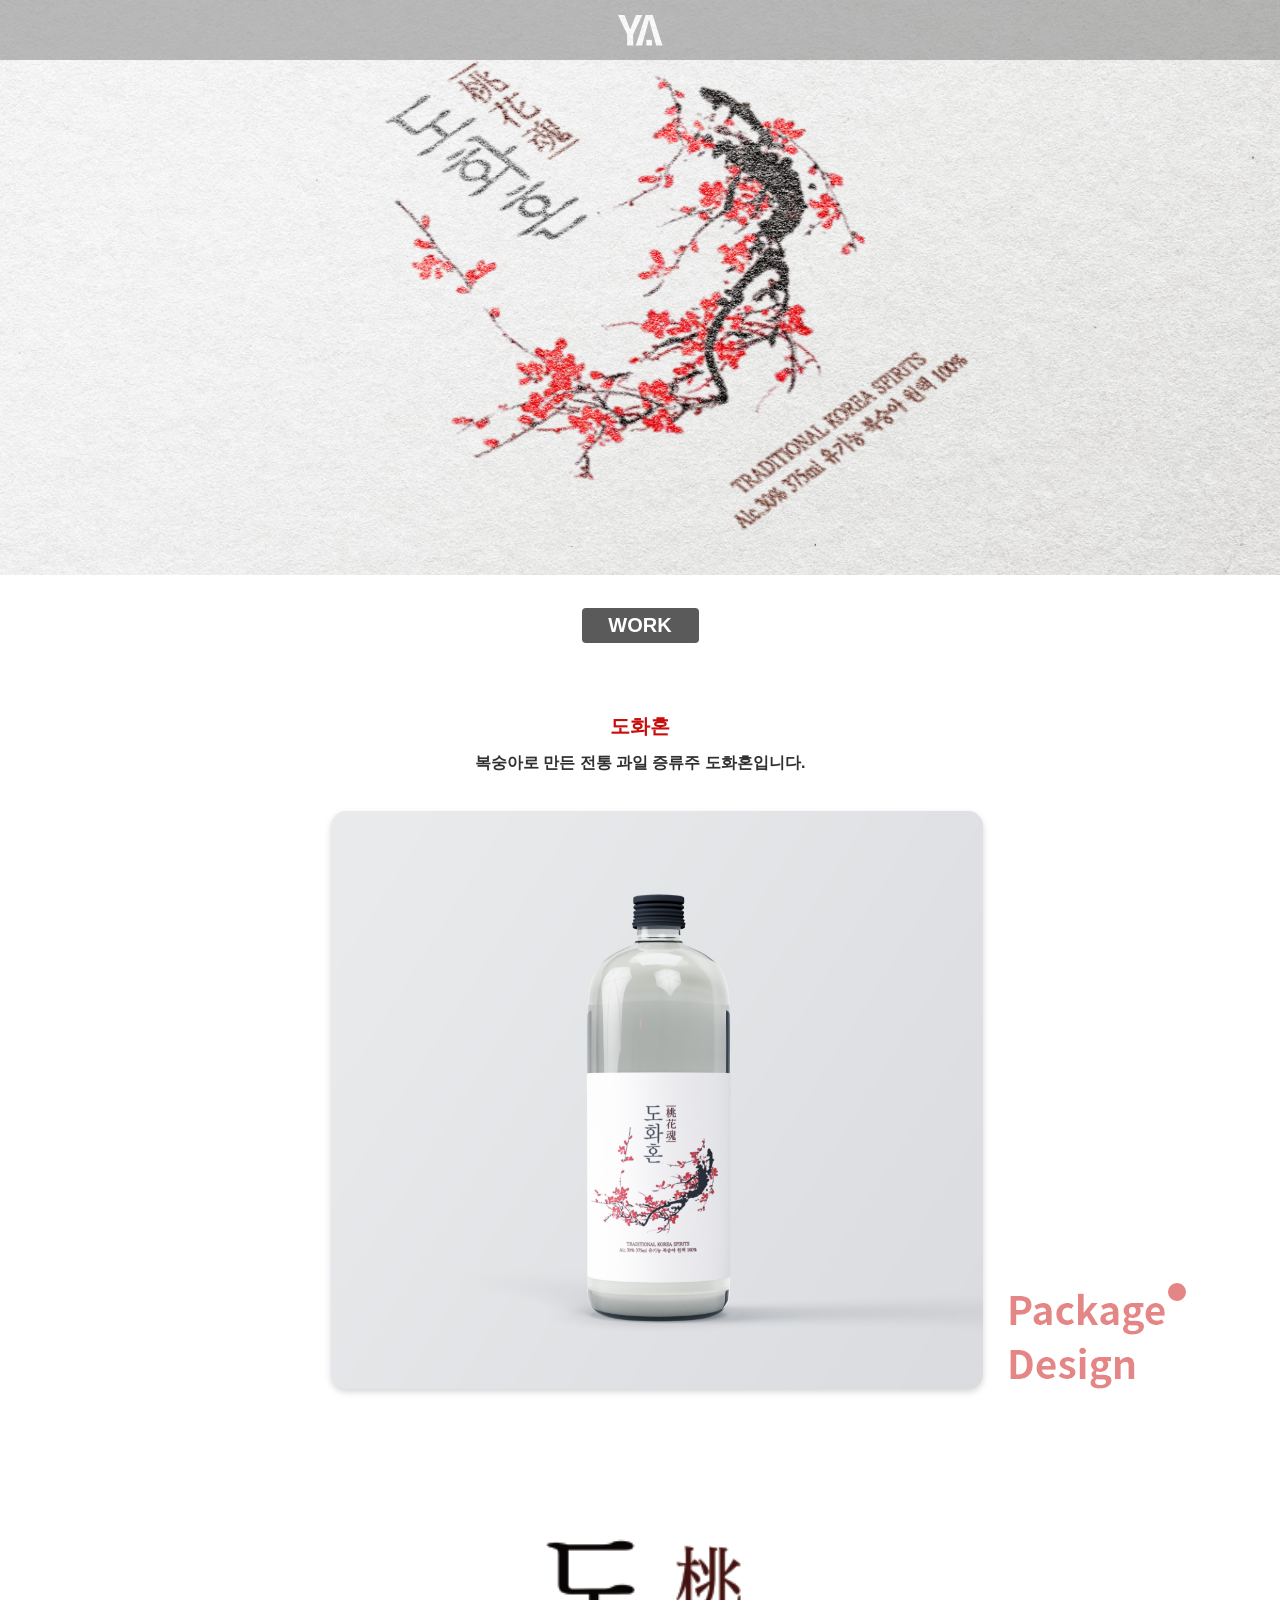
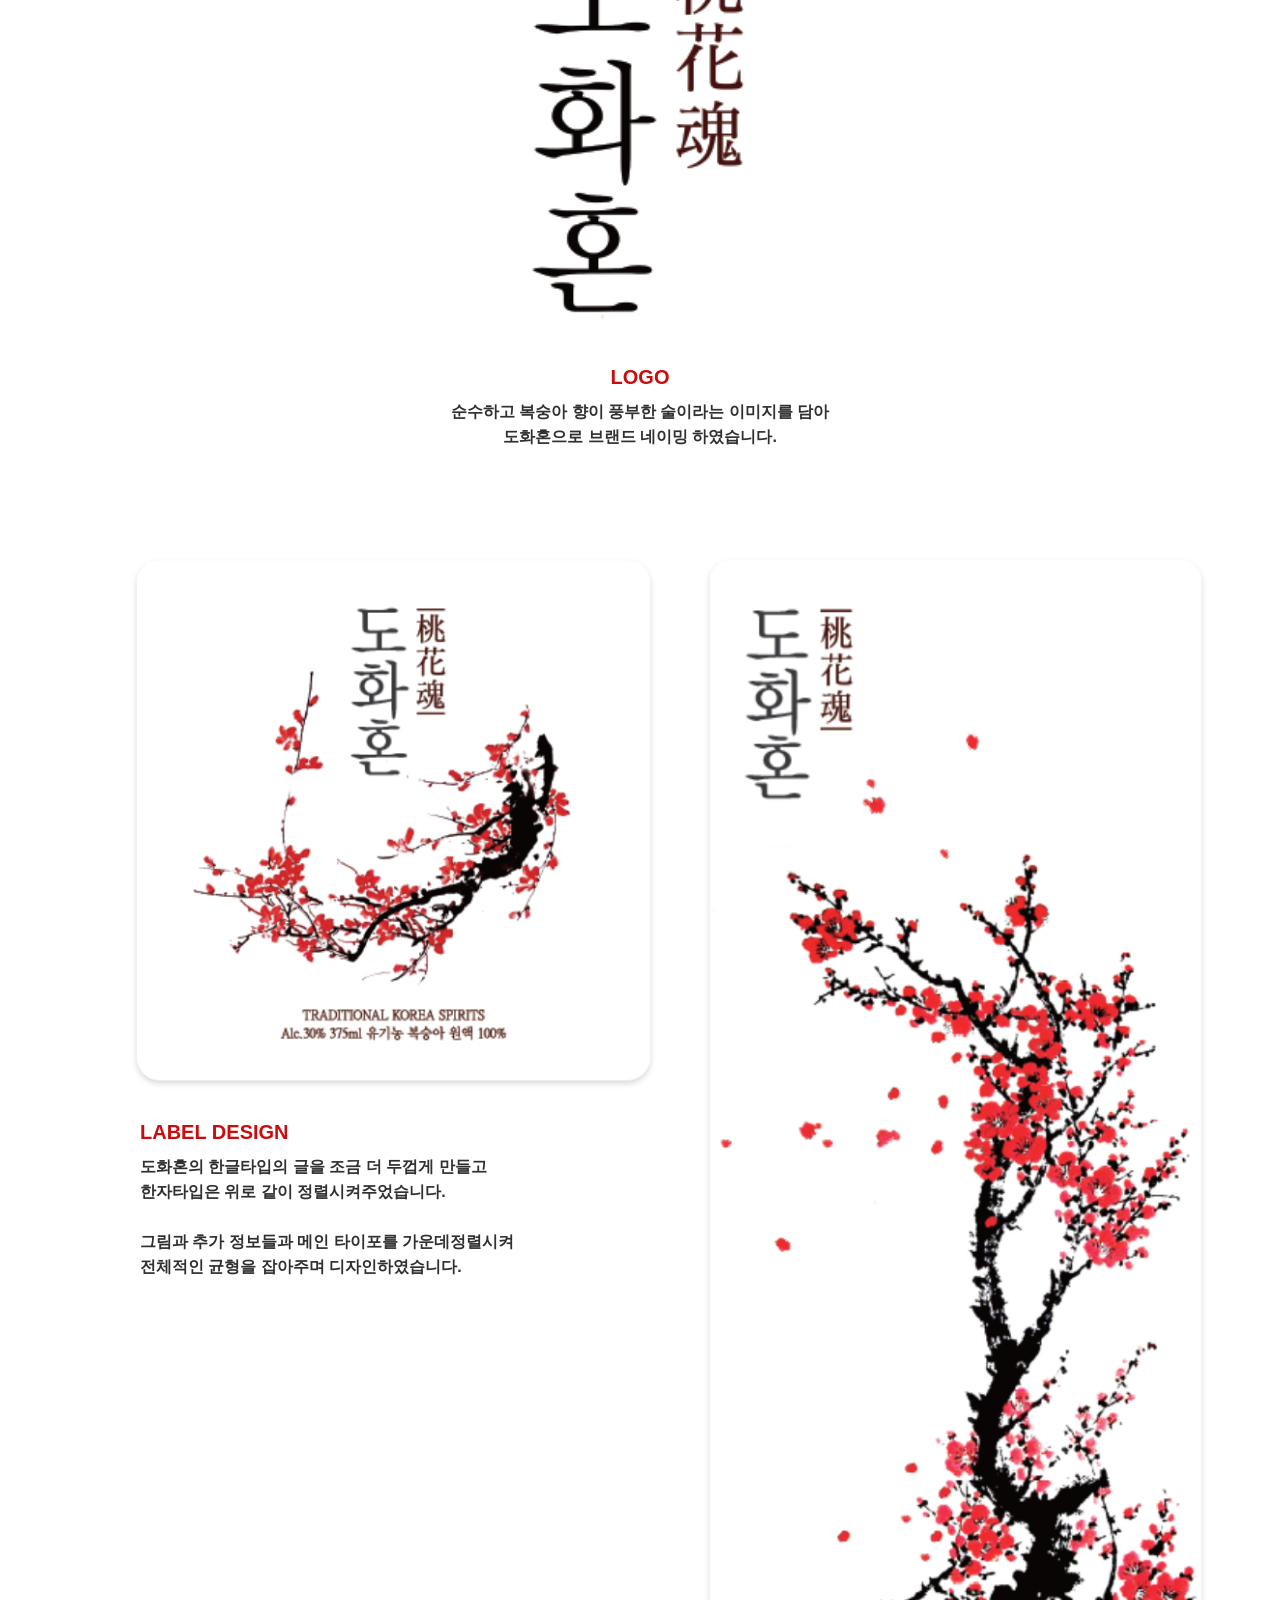
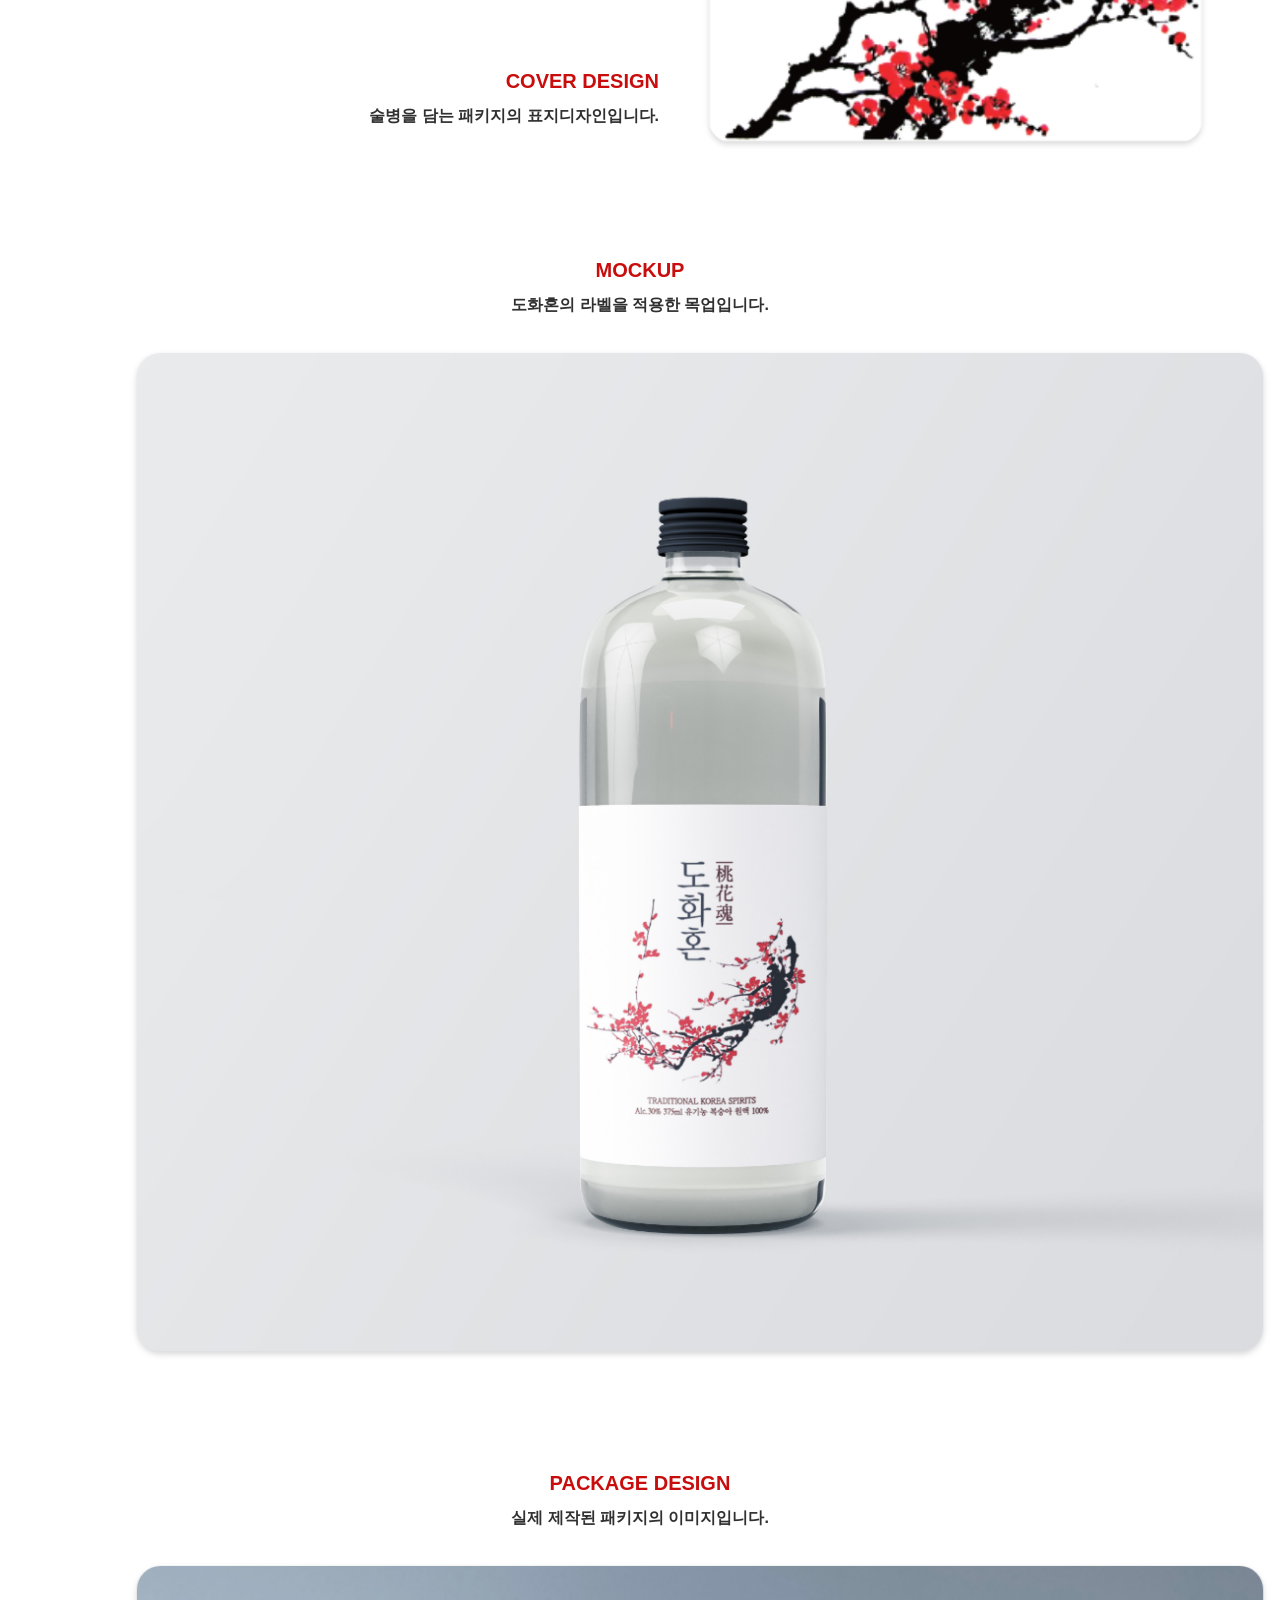
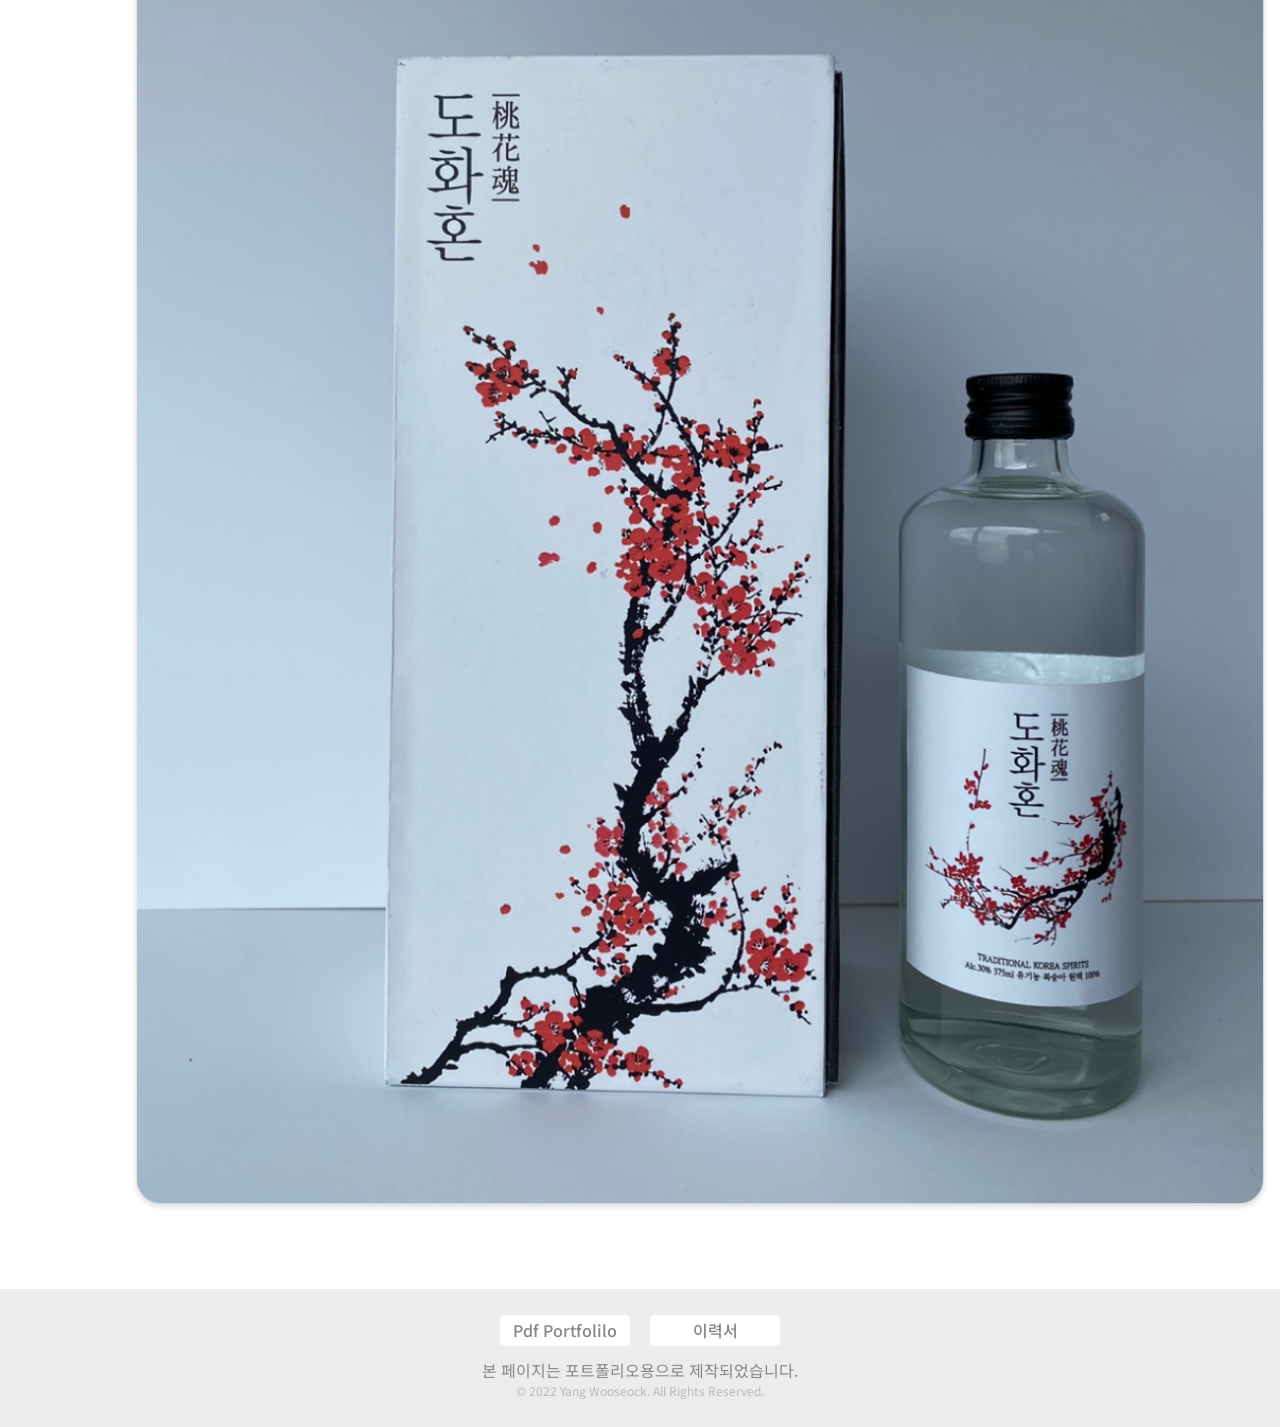
<file: sub_5.html>
<!DOCTYPE html>
<html lang="ko">
<head>
    <meta charset="UTF-8">
    <meta http-equiv="X-UA-Compatible" content="IE=edge">
    <meta name="viewport" content="width=device-width, initial-scale=1.0">
    <title>양우석 Portfolio Web</title>
    <link rel="stylesheet" href="master.css">
    <script defer src="portfolio.js"></script>
    <link href="https://unpkg.com/aos@2.3.1/dist/aos.css" rel="stylesheet">
    <script src="https://code.jquery.com/jquery-1.12.4.min.js"></script>
</head>
<body>
    <nav>
        <a href="index.html" class="logo_a">
            <img class="logo" src="img/index/nav_logo 1.png">
        </a>
    </nav>
    <div class="sub1_box1">
        <img class="sub1bg" src="img/sub5/sub5bg.png">
    </div>

    <div class="sub1_box2">
        <button id="work_button">
            WORK
        </button>
        <div id="divBox">
            <div class="work_grid">
                <a href="sub_1.html"><div class="work_1">
                    <img class="workimg_1" src="img/index/work_1.png">
                    <img class="workimg_2" src="img/index/workblack_1.png">
                </div></a>
                <a href="sub_2.html"><div class="work_1">
                    <img class="workimg_1" src="img/index/work_2.png">
                    <img class="workimg_2" src="img/index/workblack_2.png">
                </div></a>
                <a href="sub_3.html"><div class="work_1">
                    <img class="workimg_1" src="img/index/work_3.png">
                    <img class="workimg_2" src="img/index/workblack_3.png">
                </div></a>
                <a href="sub_4.html"><div class="work_1">
                    <img class="workimg_1" src="img/index/work_4.png">
                    <img class="workimg_2" src="img/index/workblack_4.png">
                </div></a>
                <a href="sub_5.html"><div class="work_1">
                    <img class="workimg_1" src="img/index/work_5.png">
                    <img class="workimg_2" src="img/index/workblack_5.png">
                </div></a>
                <a href="sub_6.html"><div class="work_1">
                    <img class="workimg_1" src="img/index/work_6.png">
                    <img class="workimg_2" src="img/index/workblack_6.png">
                </div></a>
                <a href="sub_7.html"><div class="work_1">
                    <img class="workimg_1" src="img/index/work_7.png">
                    <img class="workimg_2" src="img/index/workblack_7.png">
                </div></a>
                <a href="sub_8.html"><div class="work_1">
                    <img class="workimg_1" src="img/index/work_8.png">
                    <img class="workimg_2" src="img/index/workblack_8.png">
                </div></a>
                <a href="sub_9.html"><div class="work_1">
                    <img class="workimg_1" src="img/index/work_9.png">
                    <img class="workimg_2" src="img/index/workblack_9.png">
                </div></a>
            </div>
        </div>
    </div>
    <div class="sub5_box3">
        <h1 class="work5_text1">
                도화혼
        </h1>
        <h1 class="work5_text2">
                복숭아로 만든 전통 과일 증류주 도화혼입니다.
        </h1>
        <div class="work5_box1">
            <img class="work5_1" src="img/sub5/work5_1.png">
        </div>
        <div class="work5_box1">
            <img class="work5_2" src="img/sub5/work5_2.png">
        </div>
        <h1 class="work5_text1" style="margin-top: 33px;">
            LOGO
        </h1>
        <h1 class="work5_text2">
            순수하고 복숭아 향이 풍부한 술이라는 이미지를 담아
            <br>
            도화혼으로 브랜드 네이밍 하였습니다.
        </h1>
        <div class="work5_box2">
            <div class="work5_3">
                <div class="work5_3_box">
                    <img class="work5_3_1" src="img/sub5/work5_3.png">
                    <div class="work5_3_text1">
                        <h1 class="work5_text1">
                            LABEL DESIGN
                        </h1>
                        <h1 class="work5_text2">
                            도화혼의 한글타입의 글을 조금 더 두껍게 만들고
                            <br>
                            한자타입은 위로 같이 정렬시켜주었습니다.
                            <br><br>
                            그림과 추가 정보들과 메인 타이포를 가운데정렬시켜
                            <br>
                            전체적인 균형을 잡아주며 디자인하였습니다.
                        </h1>
                    </div>
                    <div class="work5_3_text2">
                        <h1 class="work5_text1">
                            COVER DESIGN
                        </h1>
                        <h1 class="work5_text2">
                            술병을 담는 패키지의 표지디자인입니다.
                        </h1>
                    </div>
                </div>
            </div>
            <div class="work5_4">
                <div class="work5_4_box">
                    <img class="work5_4" src="img/sub5/work5_4.png">
                </div>
            </div>
        </div>
        <h1 class="work5_text1" style="margin-top: 105px;">
            MOCKUP
        </h1>
        <h1 class="work5_text2">
            도화혼의 라벨을 적용한 목업입니다.
        </h1>
        <div class="work5_box1">
            <img class="work5_5" src="img/sub5/work5_5.png">
        </div>
        <h1 class="work5_text1" style="margin-top: 105px;">
            PACKAGE DESIGN
        </h1>
        <h1 class="work5_text2">
            실제 제작된 패키지의 이미지입니다.
        </h1>
        <div class="work5_box1">
            <img class="work5_5" src="img/sub5/work5_6.png">
        </div>
    </div>


    <footer>
        <div class="footbox">
            <div class="footbox_1"><a href="index.html">
                <h2 class="foottext">Pdf Portfolilo</h2>
            </a></div>
            <div class="footbox_1"><a href="index.html">
                <h2 class="foottext">이력서</h2>
            </a></div>
        </div>
            <div style="text-align: center;">
                <h2 style="font-family: 'Noto Sans KR', sans-serif; font-size: 16px; font-weight: 400; color: #888888;">본 페이지는 포트폴리오용으로 제작되었습니다.</h2>
                <h2 style="font-family: 'Noto Sans KR', sans-serif; font-size: 12px; font-weight: 400; color: #B9B9B9;">© 2022 Yang Wooseock. All Rights Reserved.</h2>
            </div>
    </footer>
</body>
</html>
</file>
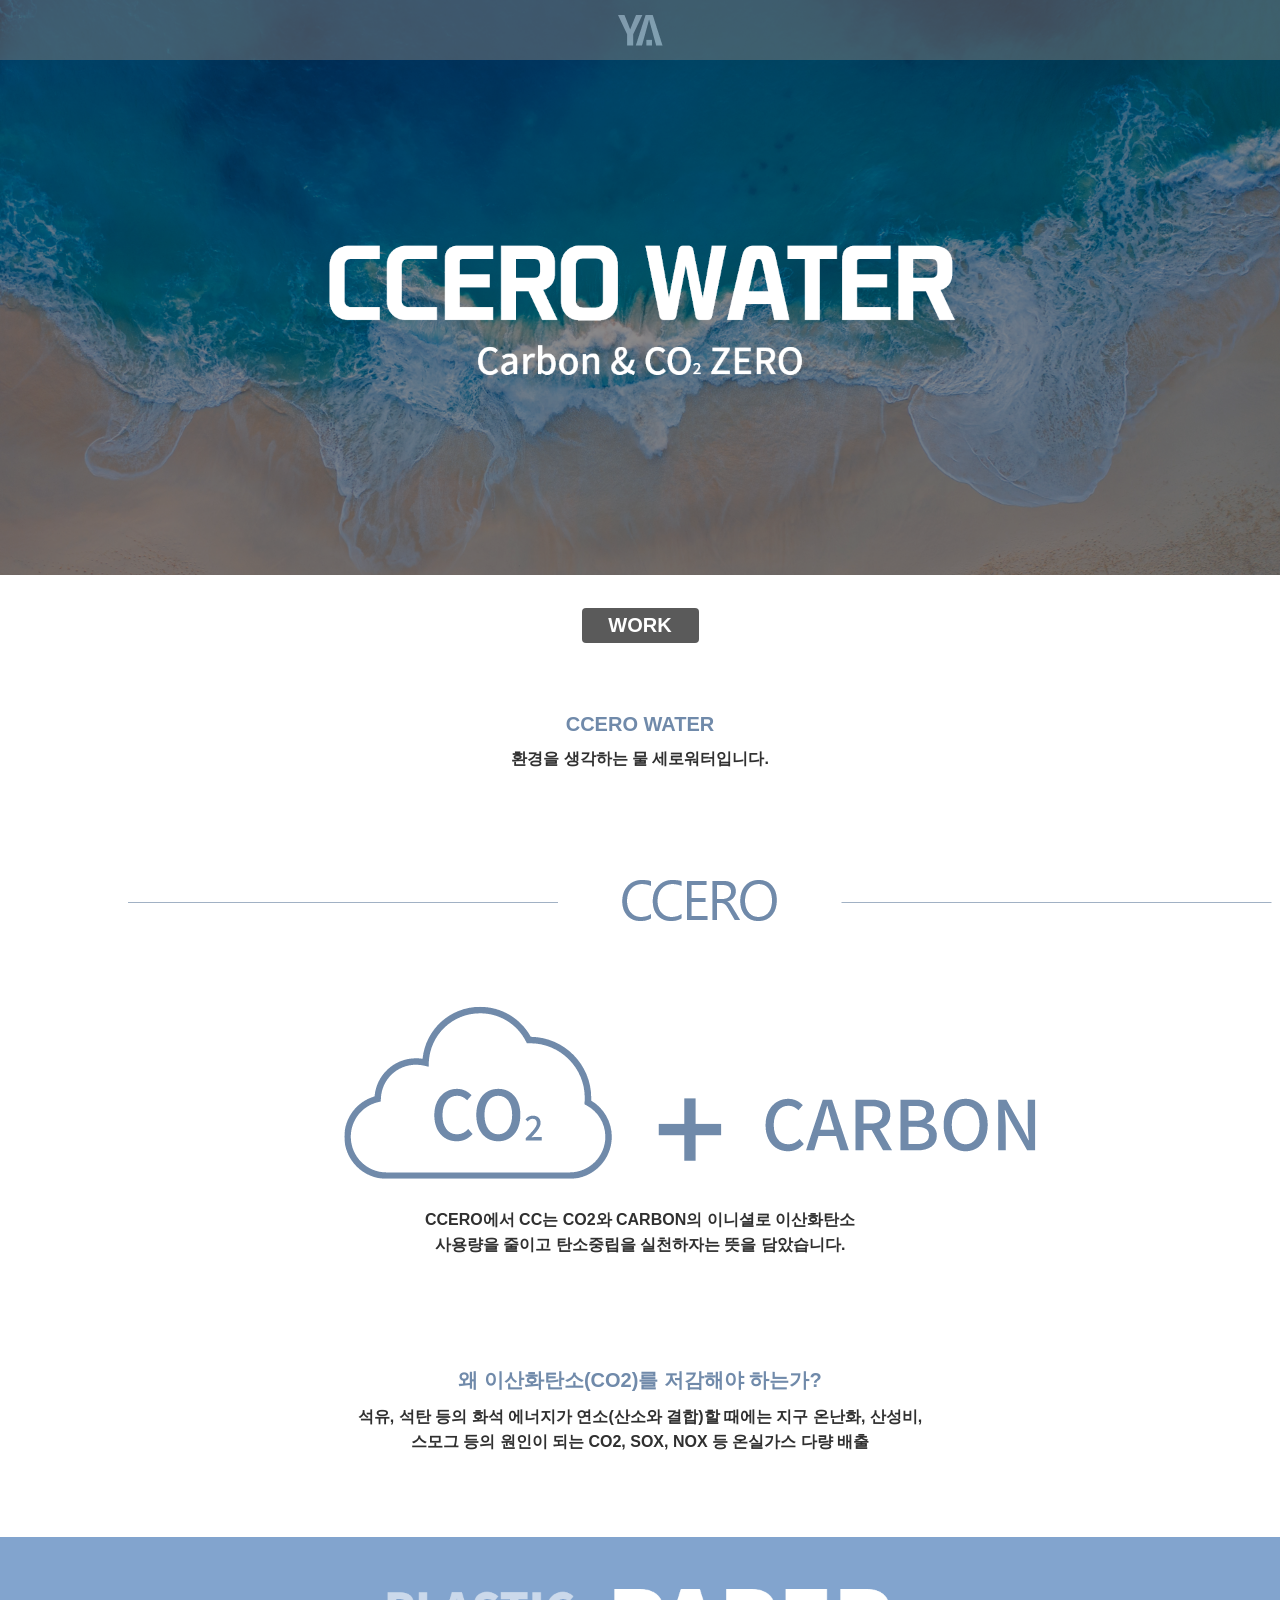
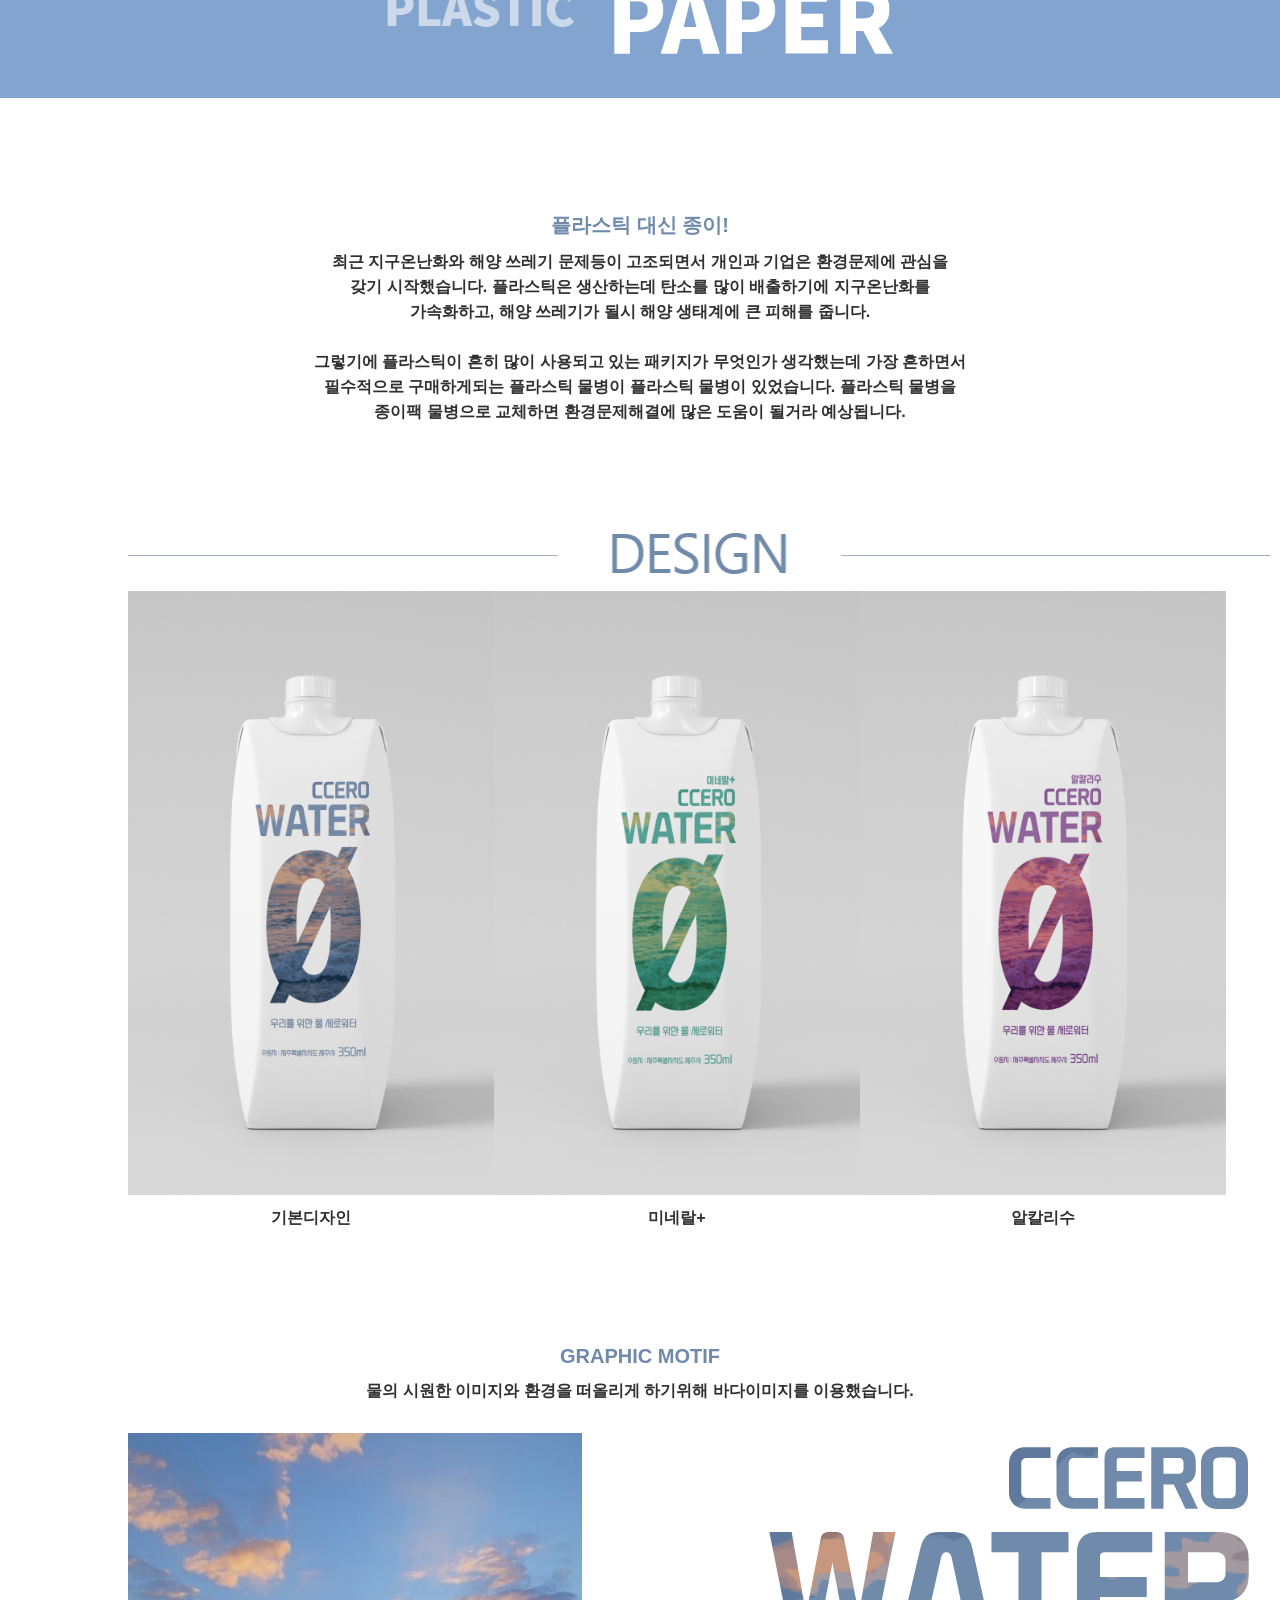
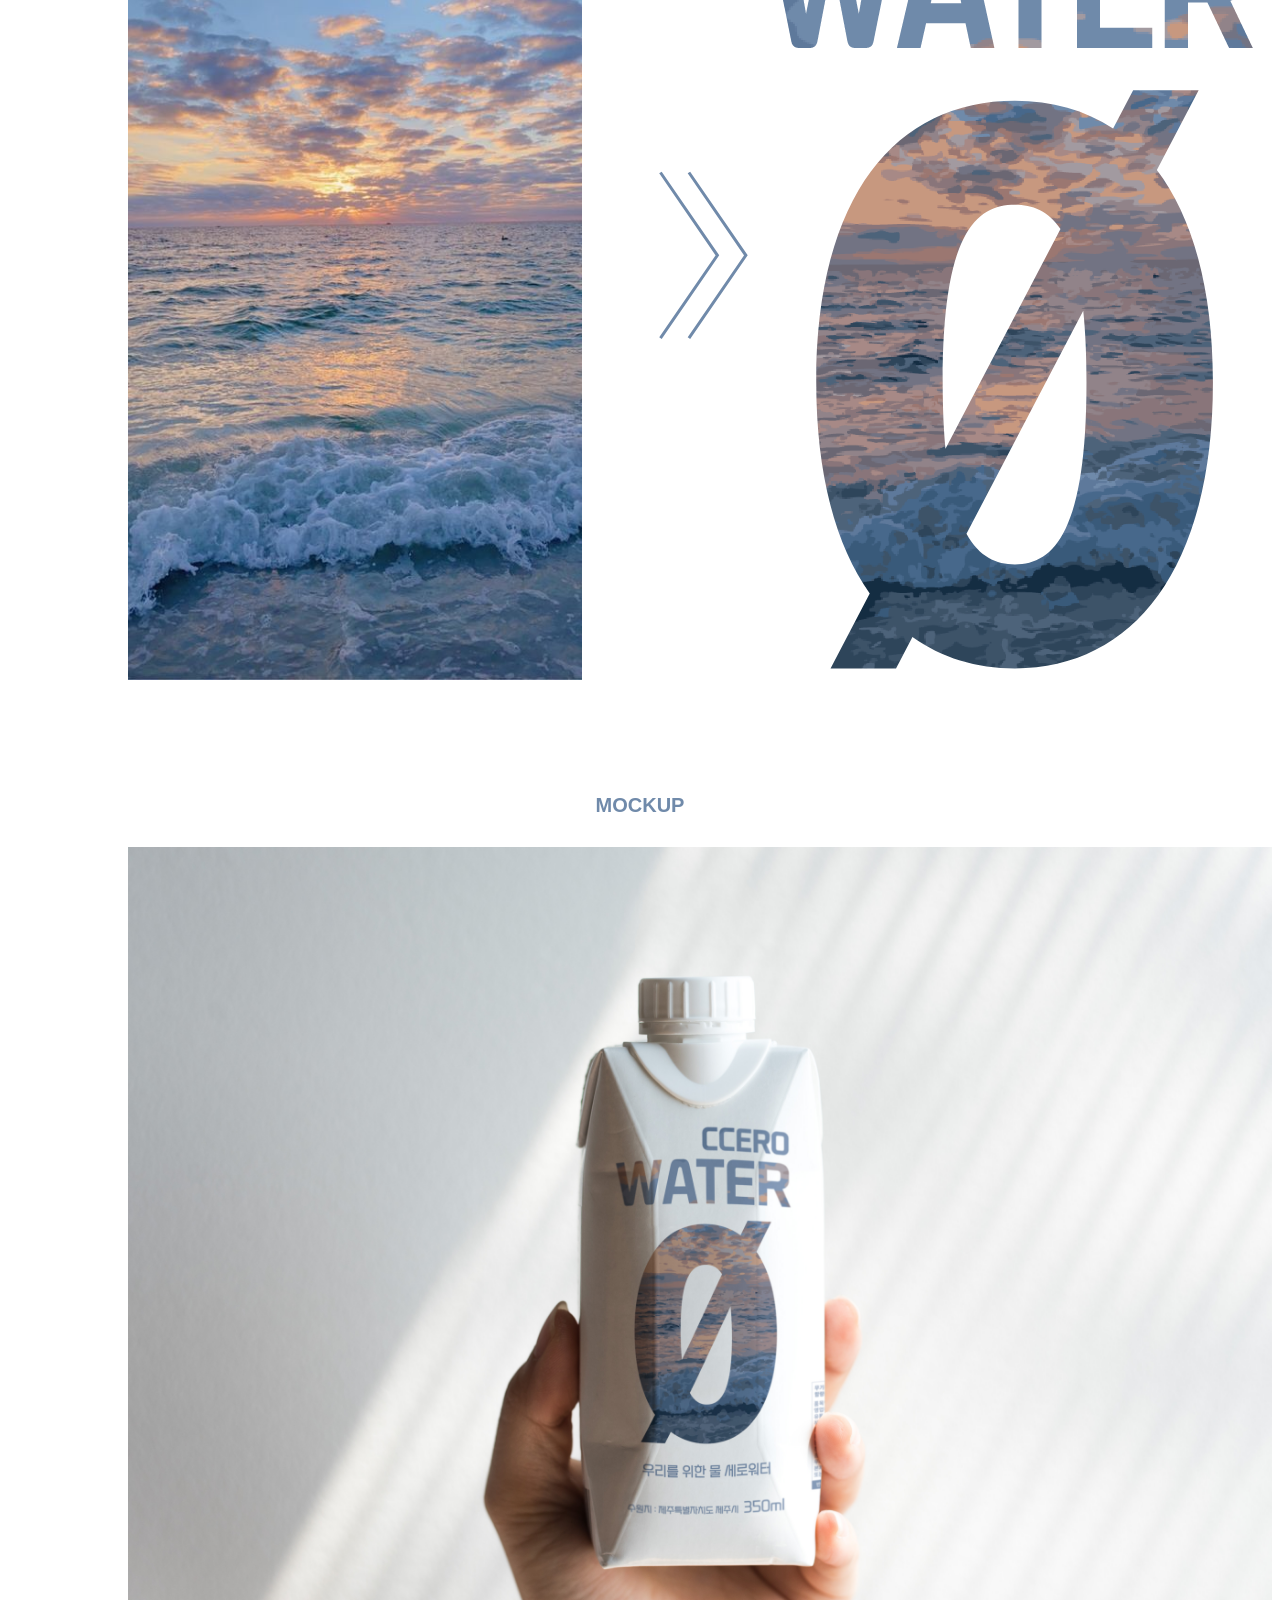
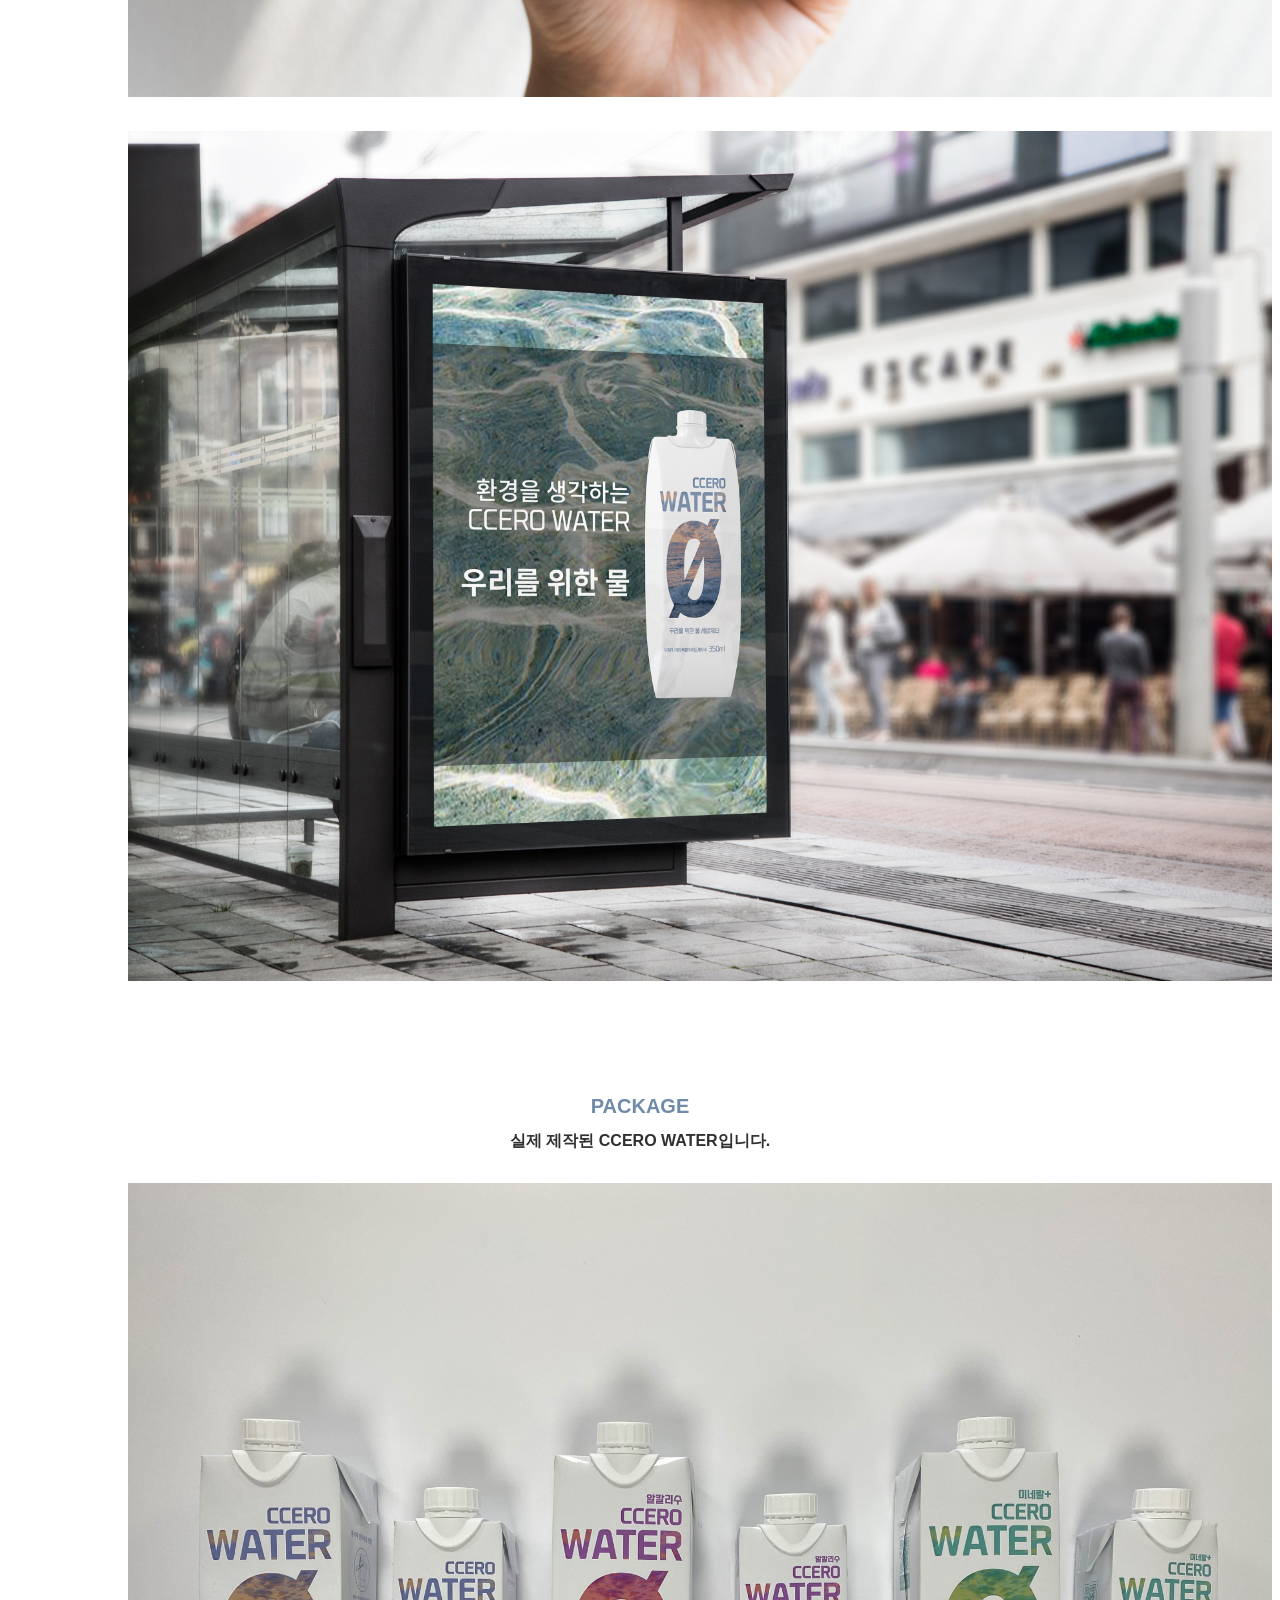
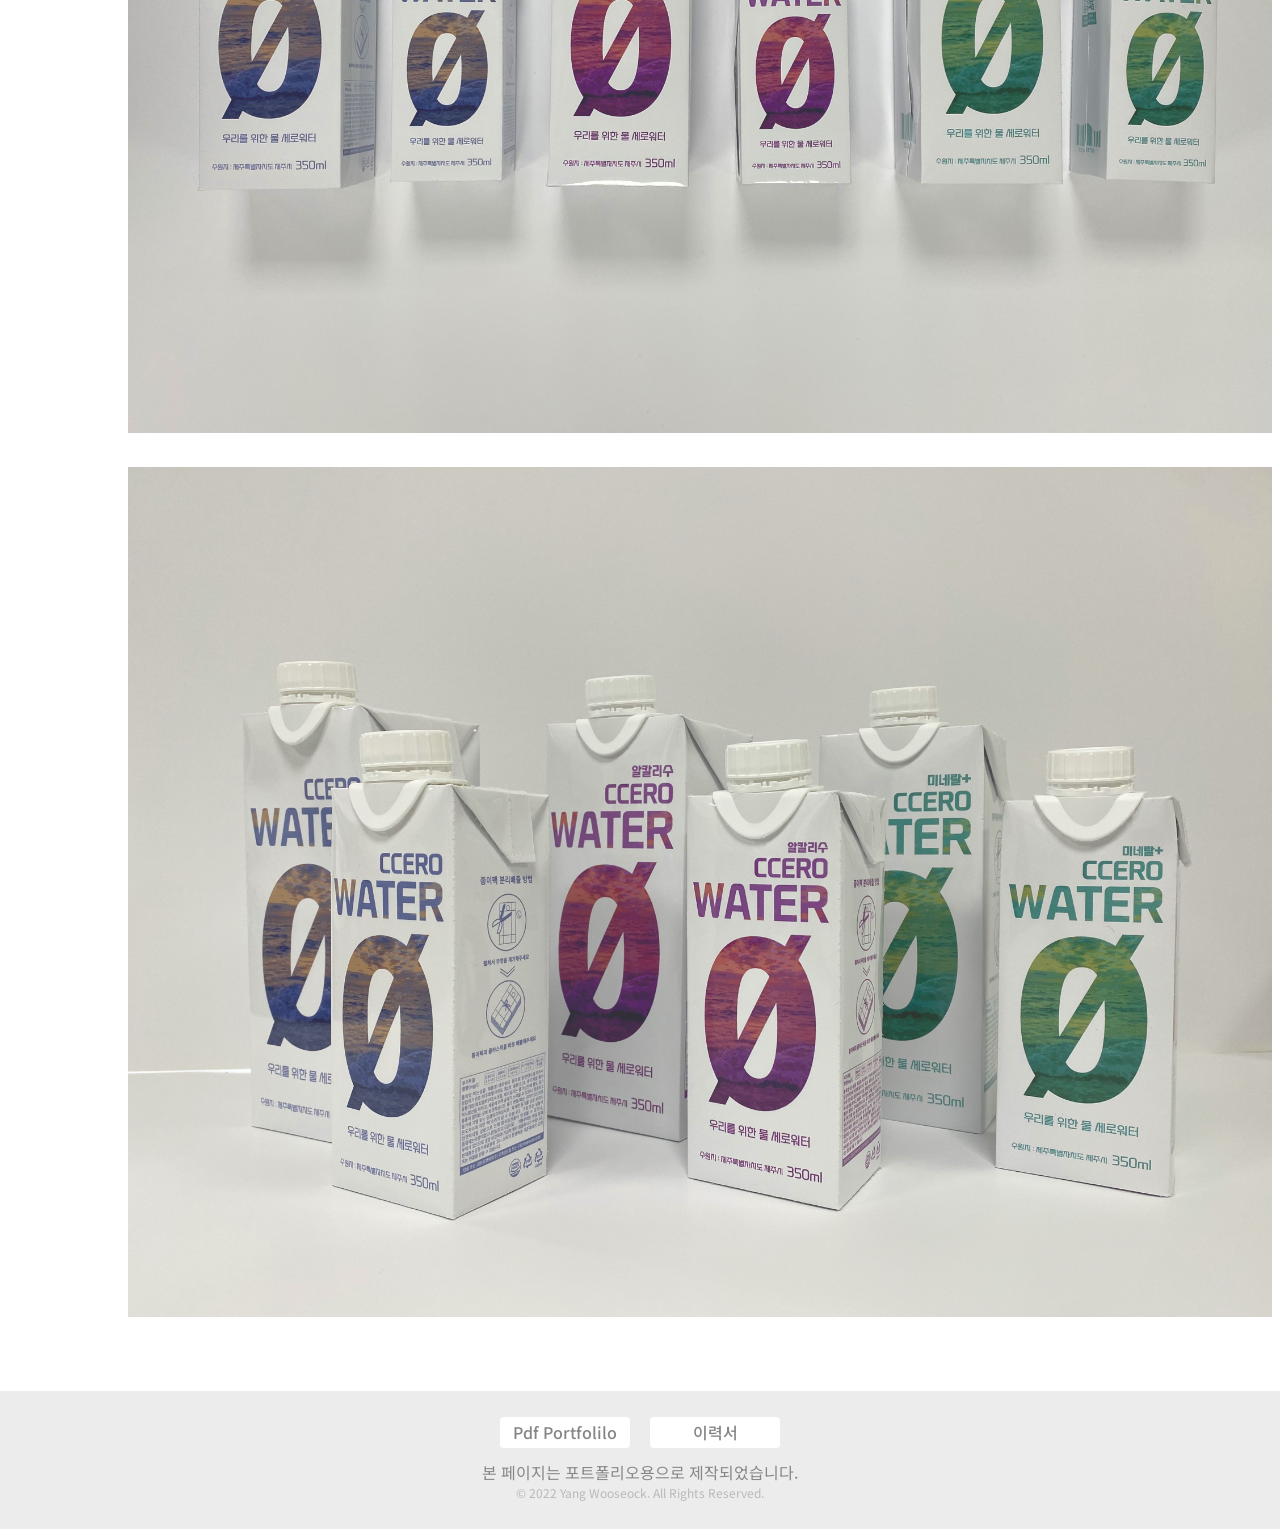
<file: sub_6.html>
<!DOCTYPE html>
<html lang="ko">
<head>
    <meta charset="UTF-8">
    <meta http-equiv="X-UA-Compatible" content="IE=edge">
    <meta name="viewport" content="width=device-width, initial-scale=1.0">
    <title>양우석 Portfolio Web</title>
    <link rel="stylesheet" href="master.css">
    <script defer src="portfolio.js"></script>
    <link href="https://unpkg.com/aos@2.3.1/dist/aos.css" rel="stylesheet">
    <script src="https://code.jquery.com/jquery-1.12.4.min.js"></script>
</head>
<body>
    <nav>
        <a href="index.html" class="logo_a">
            <img class="logo" src="img/index/nav_logo 1.png">
        </a>
    </nav>
    <div class="sub1_box1">
        <img class="sub1bg" src="img/sub6/sub6bg.png">
    </div>

    <div class="sub1_box2">
        <button id="work_button">
            WORK
        </button>
        <div id="divBox">
            <div class="work_grid">
                <a href="sub_1.html"><div class="work_1">
                    <img class="workimg_1" src="img/index/work_1.png">
                    <img class="workimg_2" src="img/index/workblack_1.png">
                </div></a>
                <a href="sub_2.html"><div class="work_1">
                    <img class="workimg_1" src="img/index/work_2.png">
                    <img class="workimg_2" src="img/index/workblack_2.png">
                </div></a>
                <a href="sub_3.html"><div class="work_1">
                    <img class="workimg_1" src="img/index/work_3.png">
                    <img class="workimg_2" src="img/index/workblack_3.png">
                </div></a>
                <a href="sub_4.html"><div class="work_1">
                    <img class="workimg_1" src="img/index/work_4.png">
                    <img class="workimg_2" src="img/index/workblack_4.png">
                </div></a>
                <a href="sub_5.html"><div class="work_1">
                    <img class="workimg_1" src="img/index/work_5.png">
                    <img class="workimg_2" src="img/index/workblack_5.png">
                </div></a>
                <a href="sub_6.html"><div class="work_1">
                    <img class="workimg_1" src="img/index/work_6.png">
                    <img class="workimg_2" src="img/index/workblack_6.png">
                </div></a>
                <a href="sub_7.html"><div class="work_1">
                    <img class="workimg_1" src="img/index/work_7.png">
                    <img class="workimg_2" src="img/index/workblack_7.png">
                </div></a>
                <a href="sub_8.html"><div class="work_1">
                    <img class="workimg_1" src="img/index/work_8.png">
                    <img class="workimg_2" src="img/index/workblack_8.png">
                </div></a>
                <a href="sub_9.html"><div class="work_1">
                    <img class="workimg_1" src="img/index/work_9.png">
                    <img class="workimg_2" src="img/index/workblack_9.png">
                </div></a>
            </div>
        </div>
    </div>
    <div class="sub6_box3">
        <h1 class="work5_text1" style="color: #708AAA;">
            CCERO WATER
        </h1>
        <h1 class="work5_text2">
            환경을 생각하는 물 세로워터입니다.
        </h1>
        <img class="work6_1" src="img/sub6/work6_1.png">
        <h1 class="work5_text2" style="margin-top: 24px;">
            CCERO에서 CC는 CO2와 CARBON의 이니셜로 이산화탄소<br>
            사용량을 줄이고 탄소중립을 실천하자는 뜻을 담았습니다.
        </h1>
        <h1 class="work5_text1" style="margin-top: 110px; color: #708AAA;">
            왜 이산화탄소(CO2)를 저감해야 하는가?
        </h1>
        <h1 class="work5_text2">
            석유, 석탄 등의 화석 에너지가 연소(산소와 결합)할 때에는 지구 온난화, 산성비,<br>
            스모그 등의 원인이 되는 CO2, SOX, NOX 등 온실가스 다량 배출
        </h1>
    </div>
    <img class="work6_2" src="img/sub6/work6_2.png">
    <div class="sub6_box3">
        <h1 class="work5_text1" style="margin-top: 110px; color: #708AAA;">
            플라스틱 대신 종이!
        </h1>
        <h1 class="work5_text2">
            최근 지구온난화와 해양 쓰레기 문제등이 고조되면서 개인과 기업은 환경문제에 관심을<br>
            갖기 시작했습니다. 플라스틱은 생산하는데 탄소를 많이 배출하기에 지구온난화를<br>
            가속화하고, 해양 쓰레기가 될시 해양 생태계에 큰 피해를 줍니다.<br>
            <br>
            그렇기에 플라스틱이 흔히 많이 사용되고 있는 패키지가 무엇인가 생각했는데 가장 흔하면서<br>
            필수적으로 구매하게되는 플라스틱 물병이 플라스틱 물병이 있었습니다. 플라스틱 물병을<br>
            종이팩 물병으로 교체하면 환경문제해결에 많은 도움이 될거라 예상됩니다.<br>
        </h1>
        <img class="work6_2_1" src="img/sub6/work6_2_1.png">
        <div class="work6_3_box">
            <img class="work6_3" src="img/sub6/work6_3.png">
            <img class="work6_3" src="img/sub6/work6_4.png">
            <img class="work6_3" src="img/sub6/work6_5.png">
            <h1 class="work5_text2">
                기본디자인
            </h1>
            <h1 class="work5_text2">
                미네랄+
            </h1>
            <h1 class="work5_text2">
                알칼리수
            </h1>
        </div>
        <h1 class="work5_text1" style="margin-top: 110px; color: #708AAA;">
            GRAPHIC MOTIF
        </h1>
        <h1 class="work5_text2">
            물의 시원한 이미지와 환경을 떠올리게 하기위해 바다이미지를 이용했습니다.
        </h1>
        <img class="work6_6" src="img/sub6/work6_6.png">
        <h1 class="work5_text1" style="margin-top: 110px; color: #708AAA;">
            MOCKUP
        </h1>
        <img class="work6_7" src="img/sub6/work6_7.png">
        <img class="work6_7" src="img/sub6/work6_8.png">
        <h1 class="work5_text1" style="margin-top: 110px; color: #708AAA;">
            PACKAGE
        </h1>
        <h1 class="work5_text2">
            실제 제작된 CCERO WATER입니다.
        </h1>
        <img class="work6_7" src="img/sub6/work6_9.png">
        <img class="work6_7" src="img/sub6/work6_10.png">

    </div>

    <footer>
        <div class="footbox">
            <div class="footbox_1"><a href="index.html">
                <h2 class="foottext">Pdf Portfolilo</h2>
            </a></div>
            <div class="footbox_1"><a href="index.html">
                <h2 class="foottext">이력서</h2>
            </a></div>
        </div>
            <div style="text-align: center;">
                <h2 style="font-family: 'Noto Sans KR', sans-serif; font-size: 16px; font-weight: 400; color: #888888;">본 페이지는 포트폴리오용으로 제작되었습니다.</h2>
                <h2 style="font-family: 'Noto Sans KR', sans-serif; font-size: 12px; font-weight: 400; color: #B9B9B9;">© 2022 Yang Wooseock. All Rights Reserved.</h2>
            </div>
    </footer>
</body>
</html>
</file>
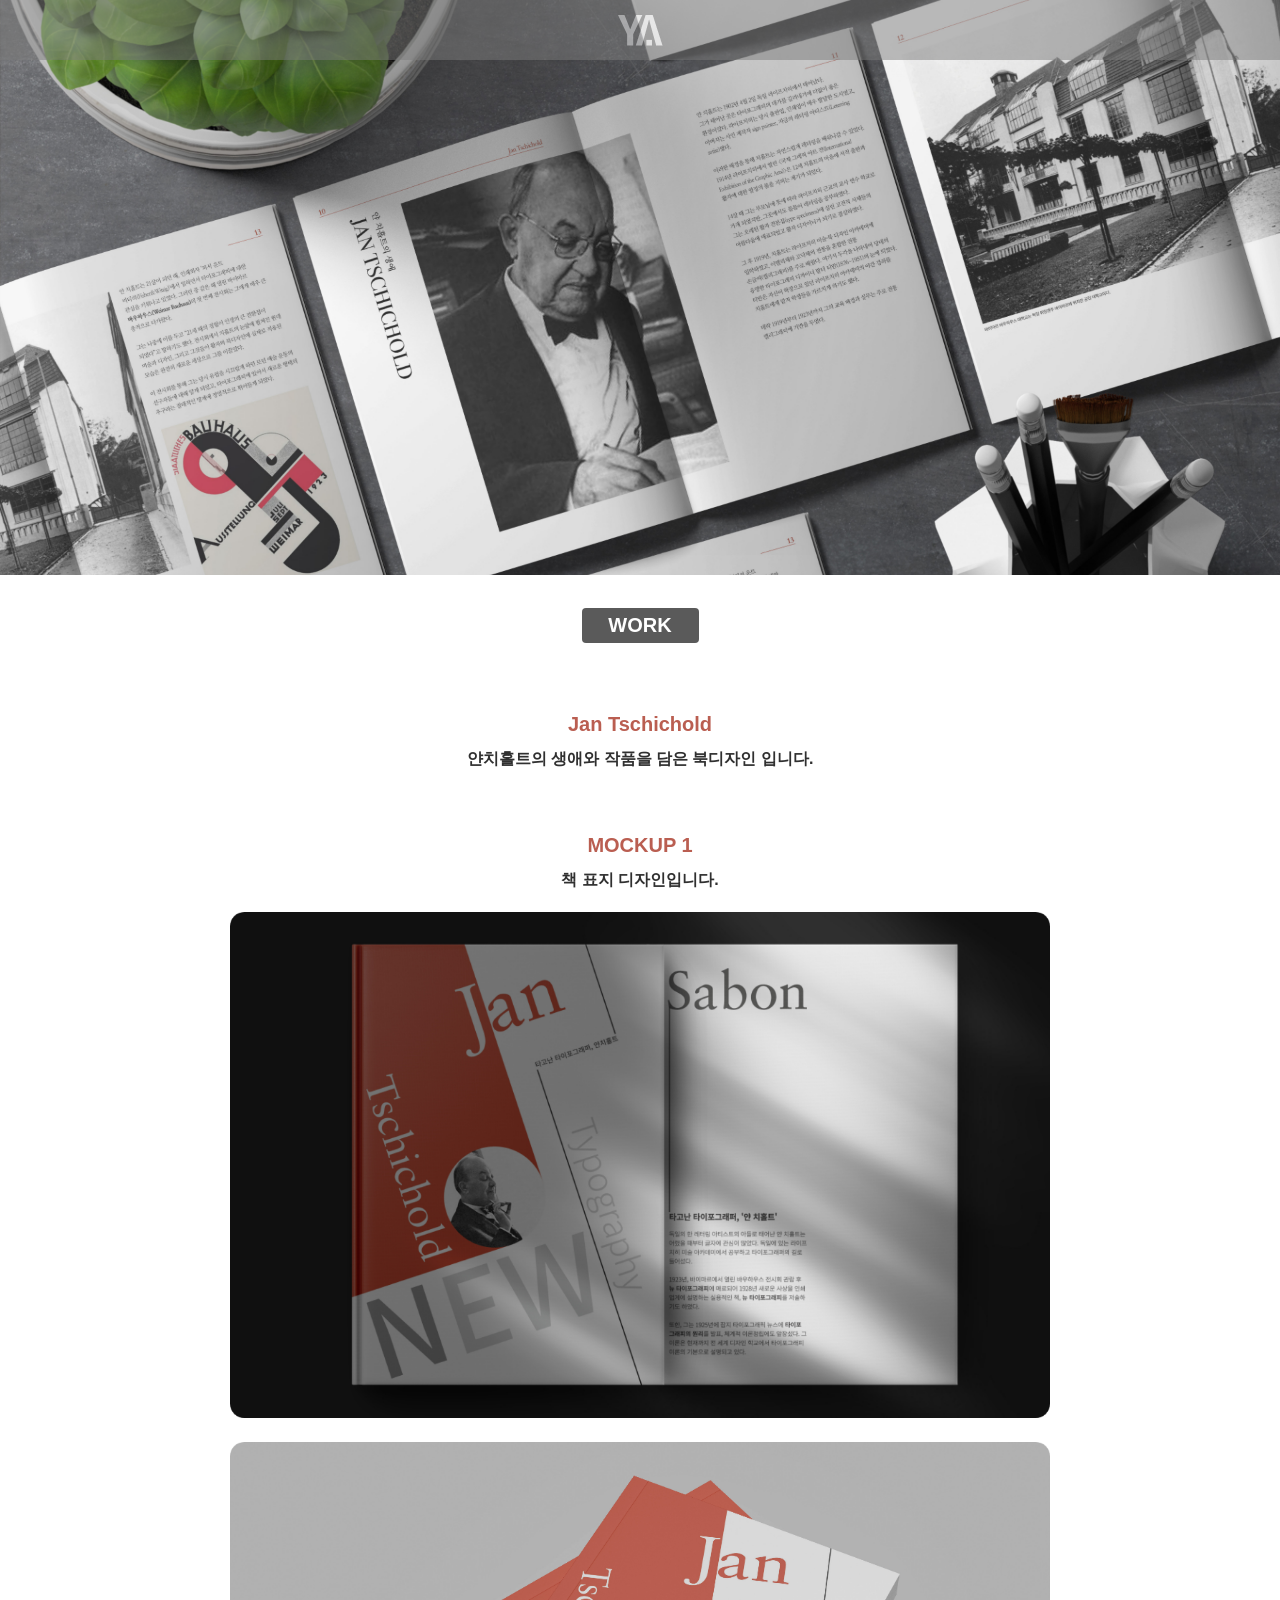
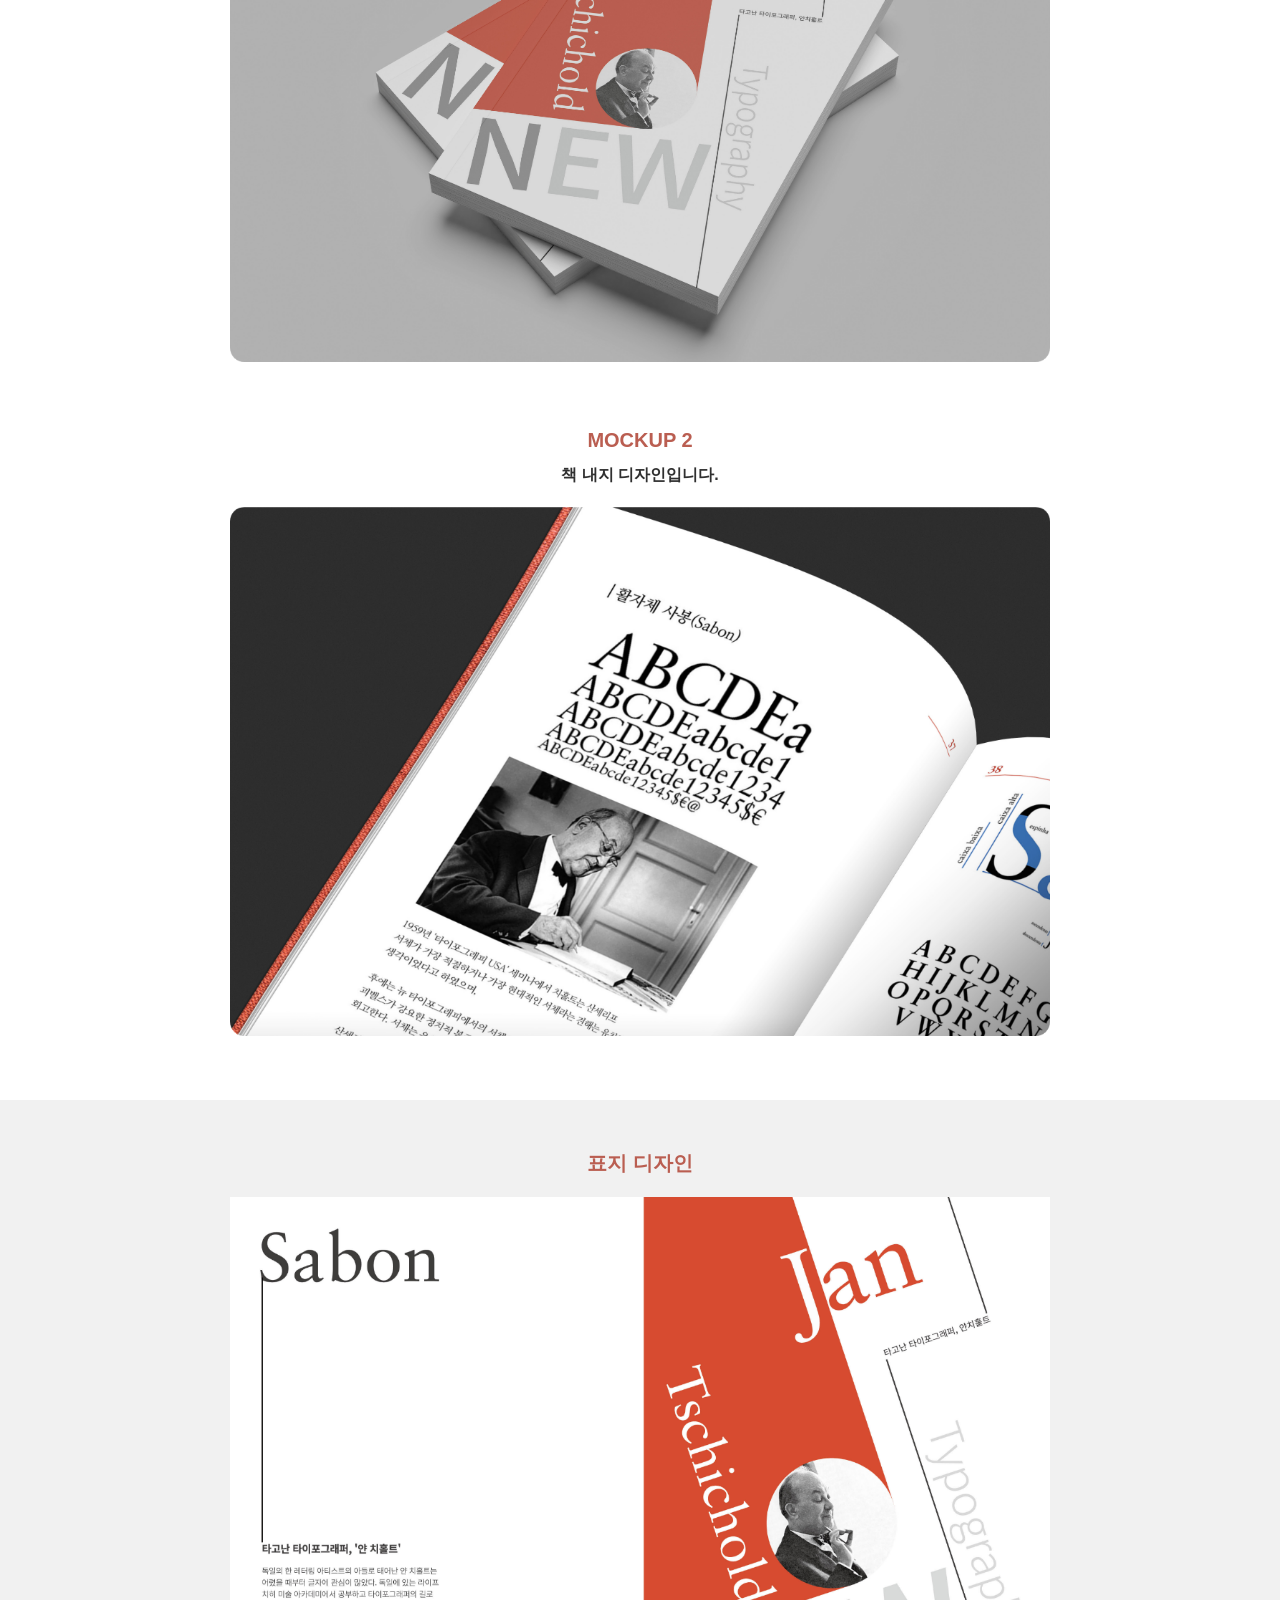
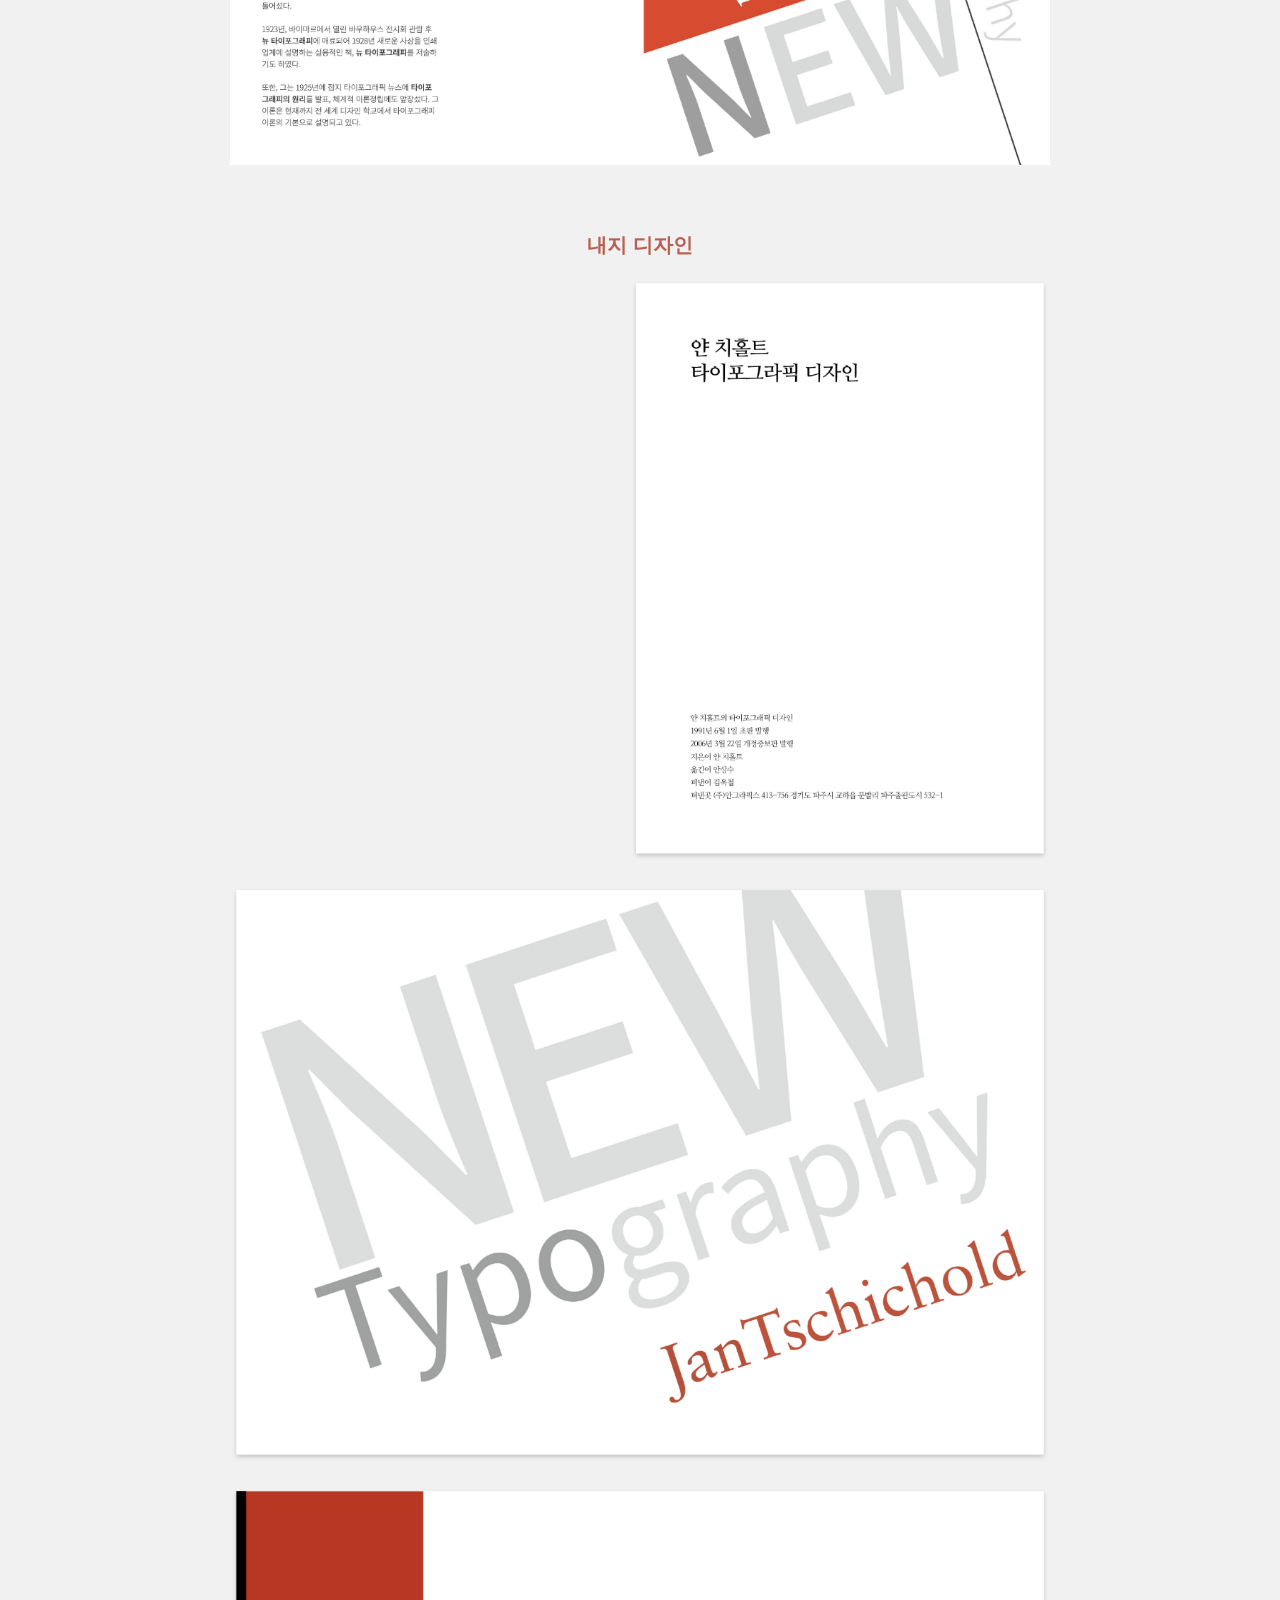
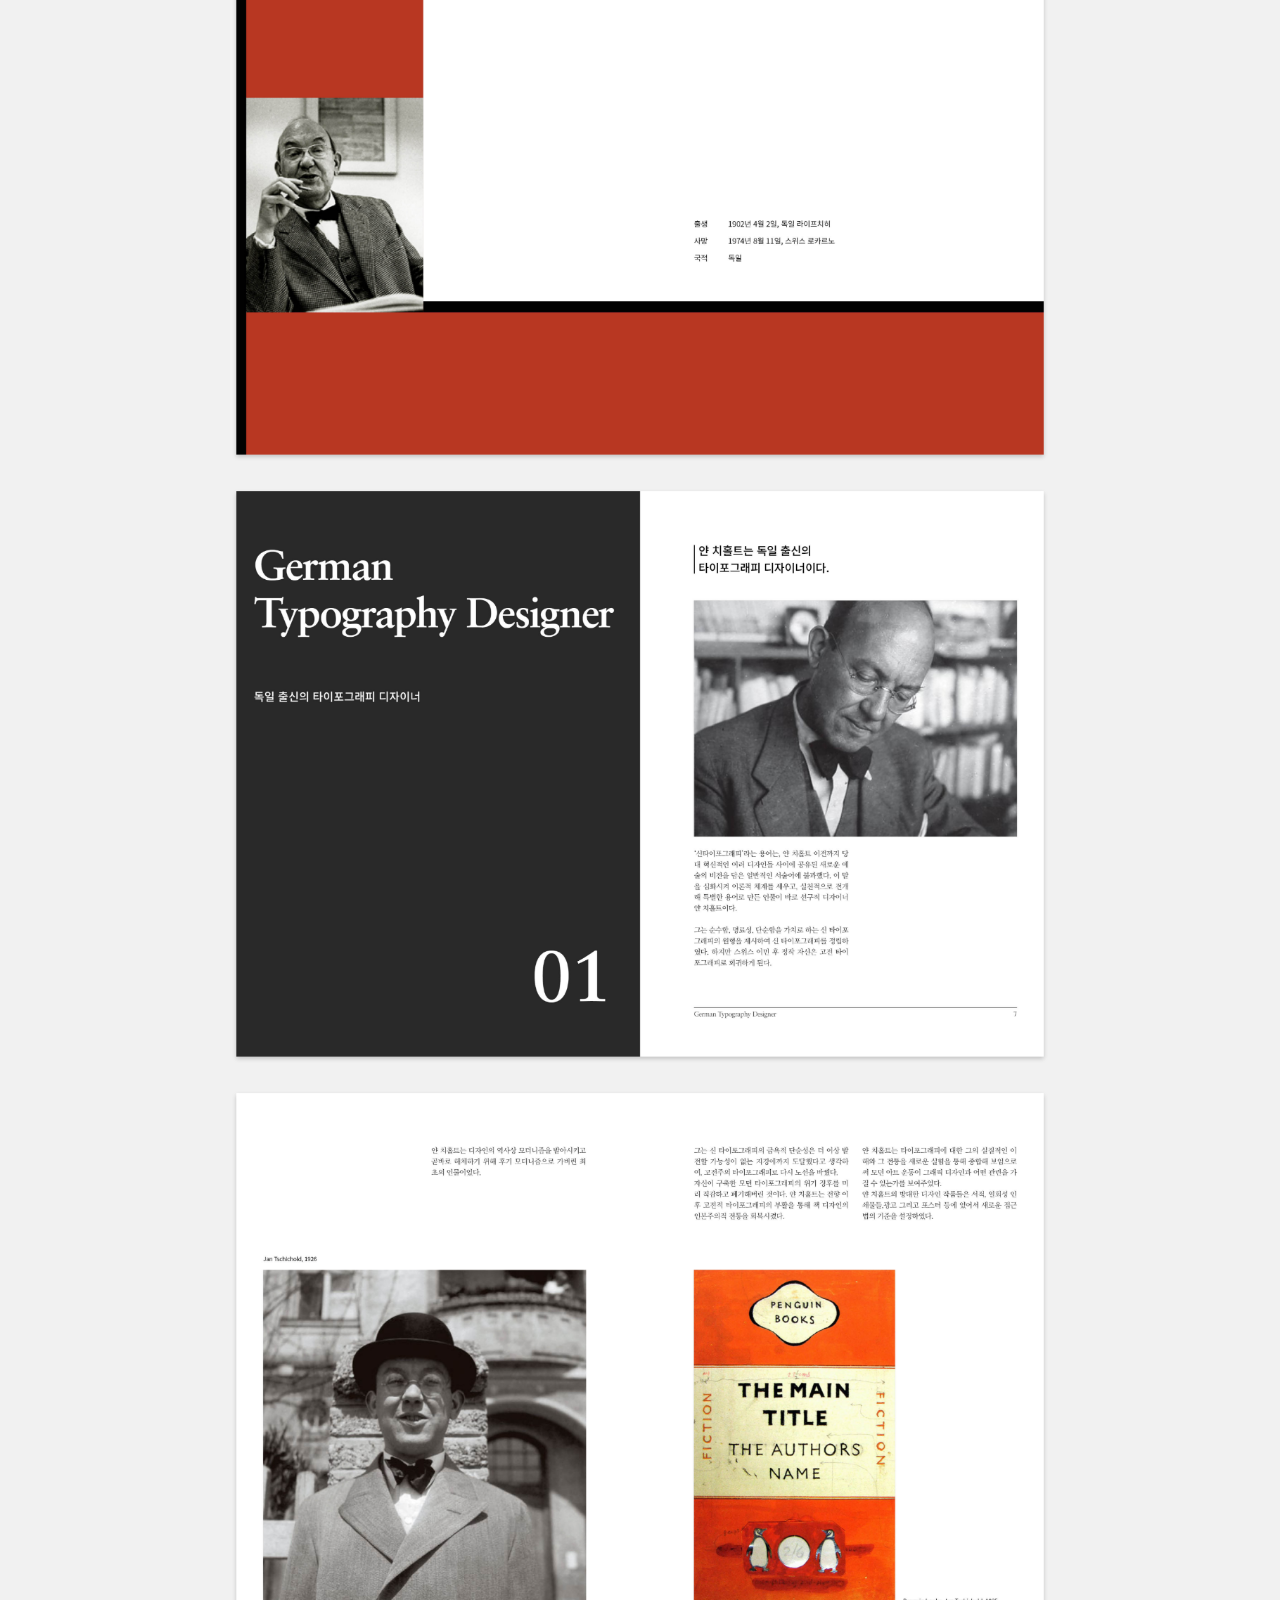
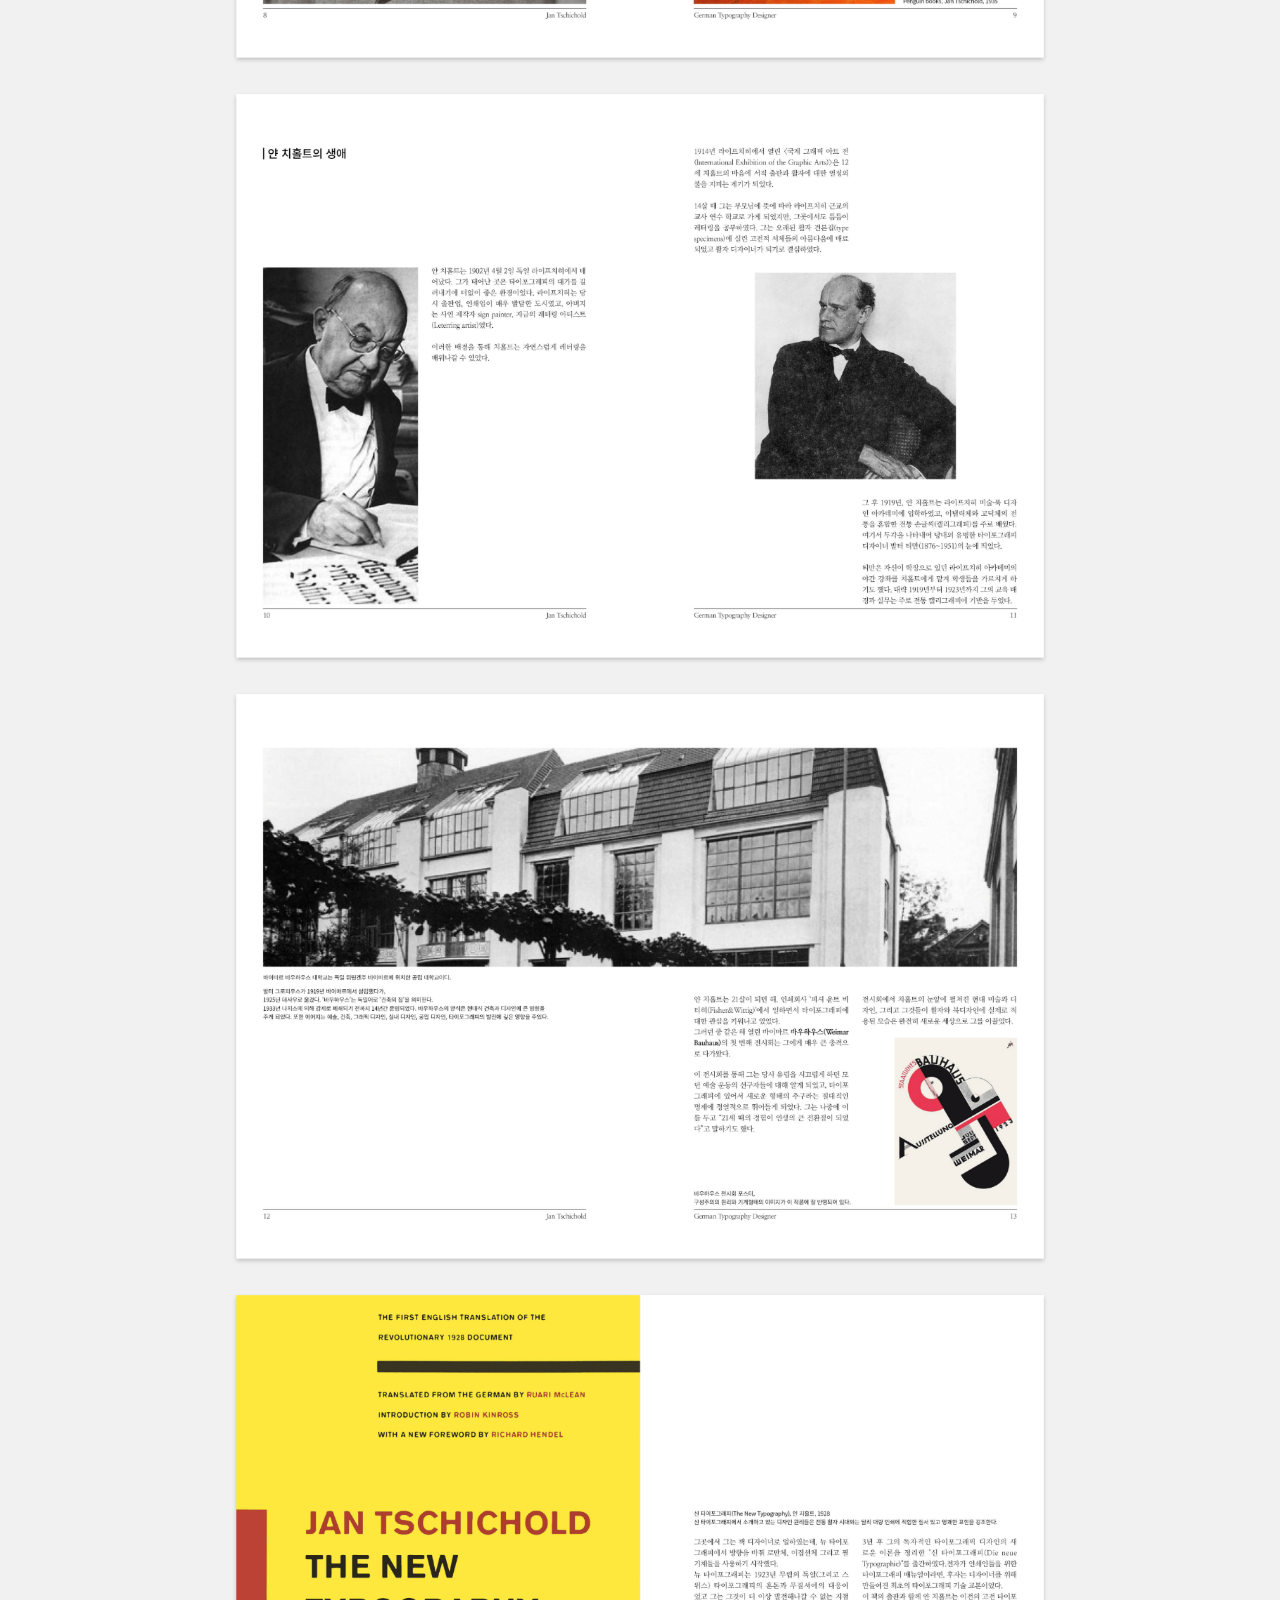
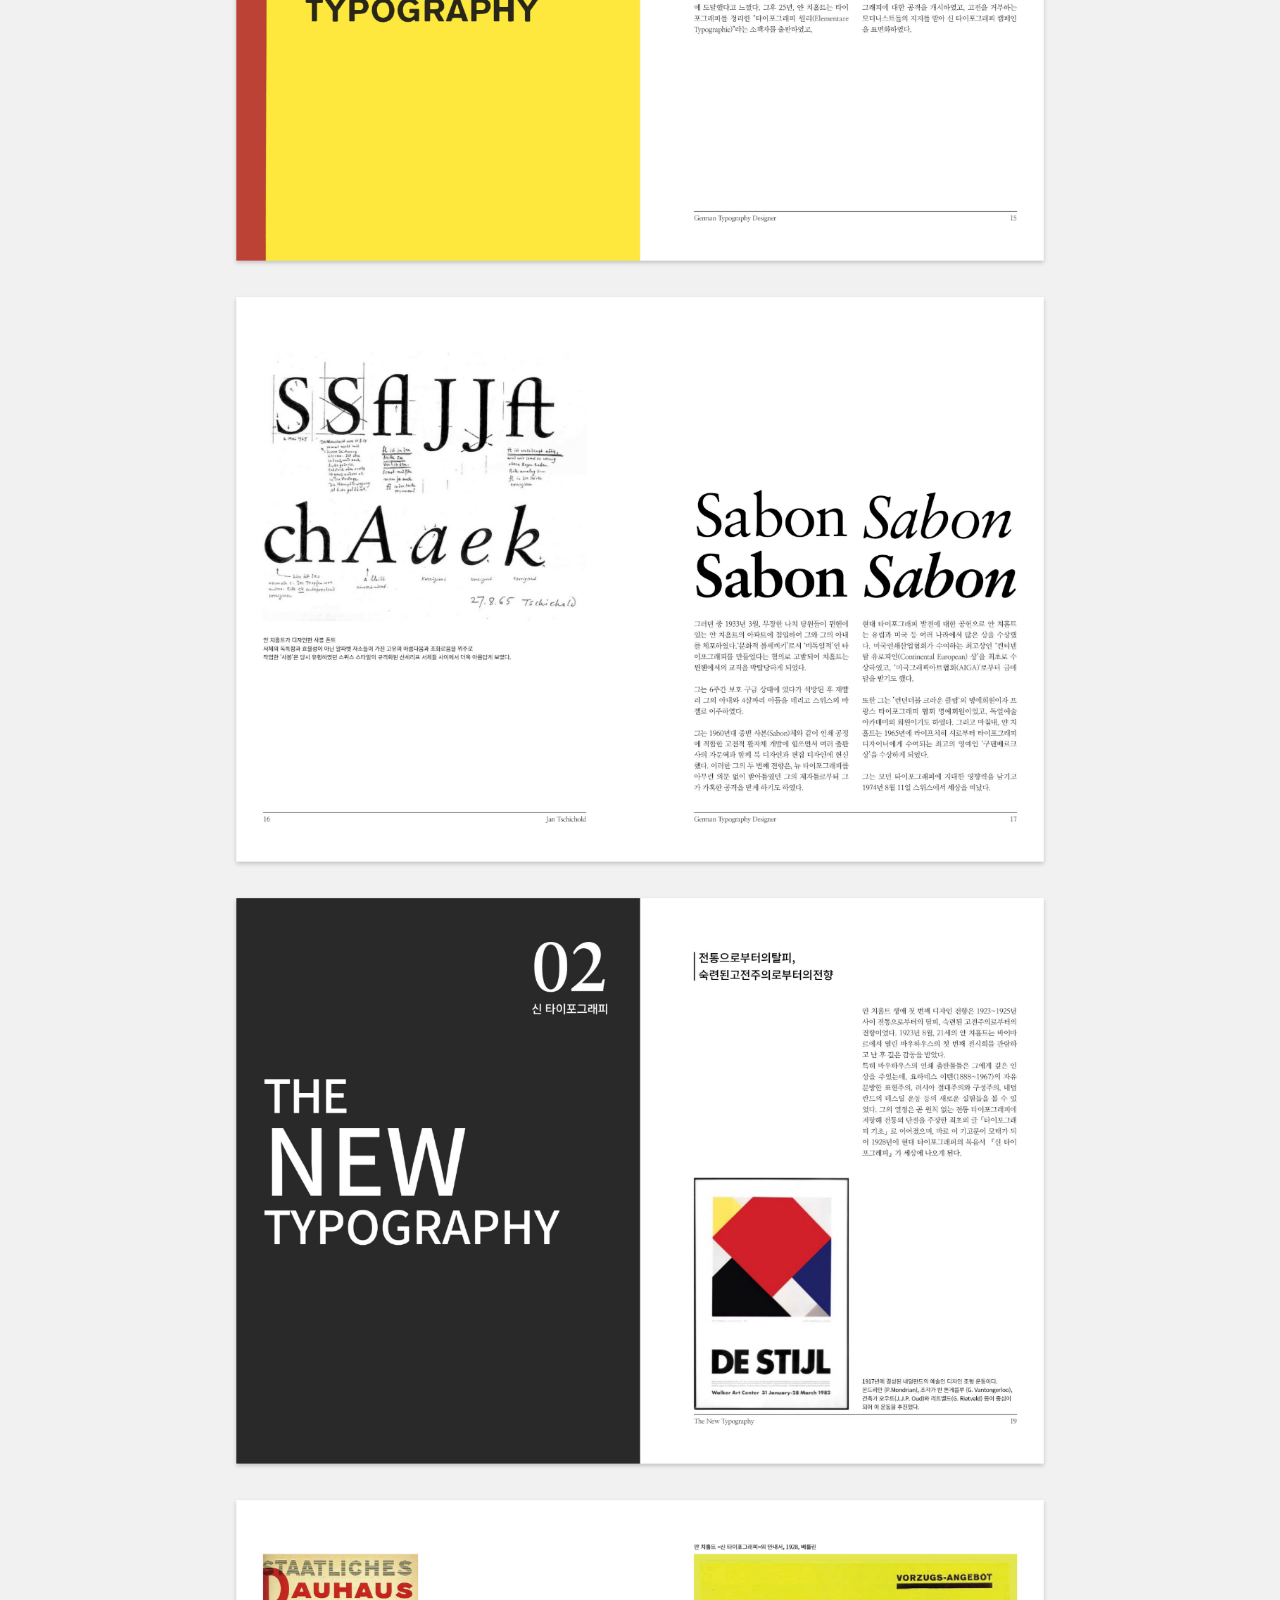
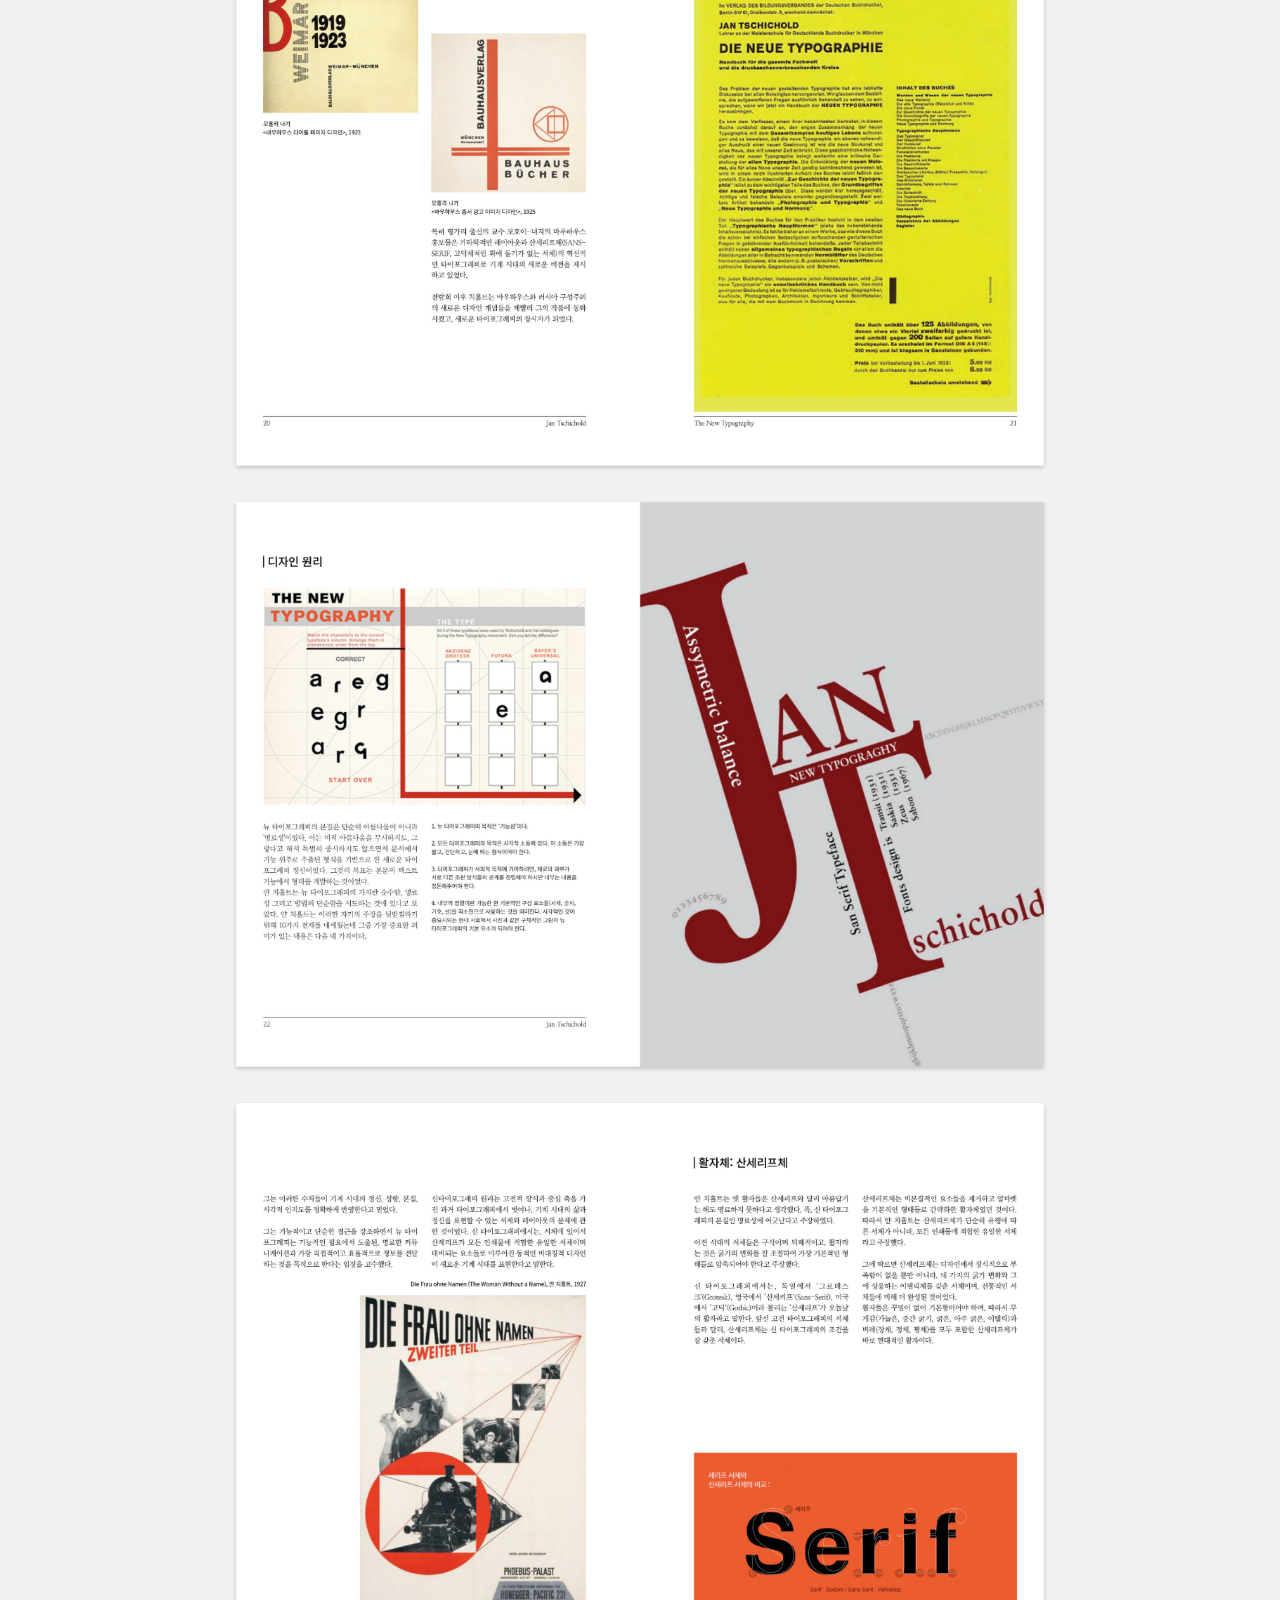
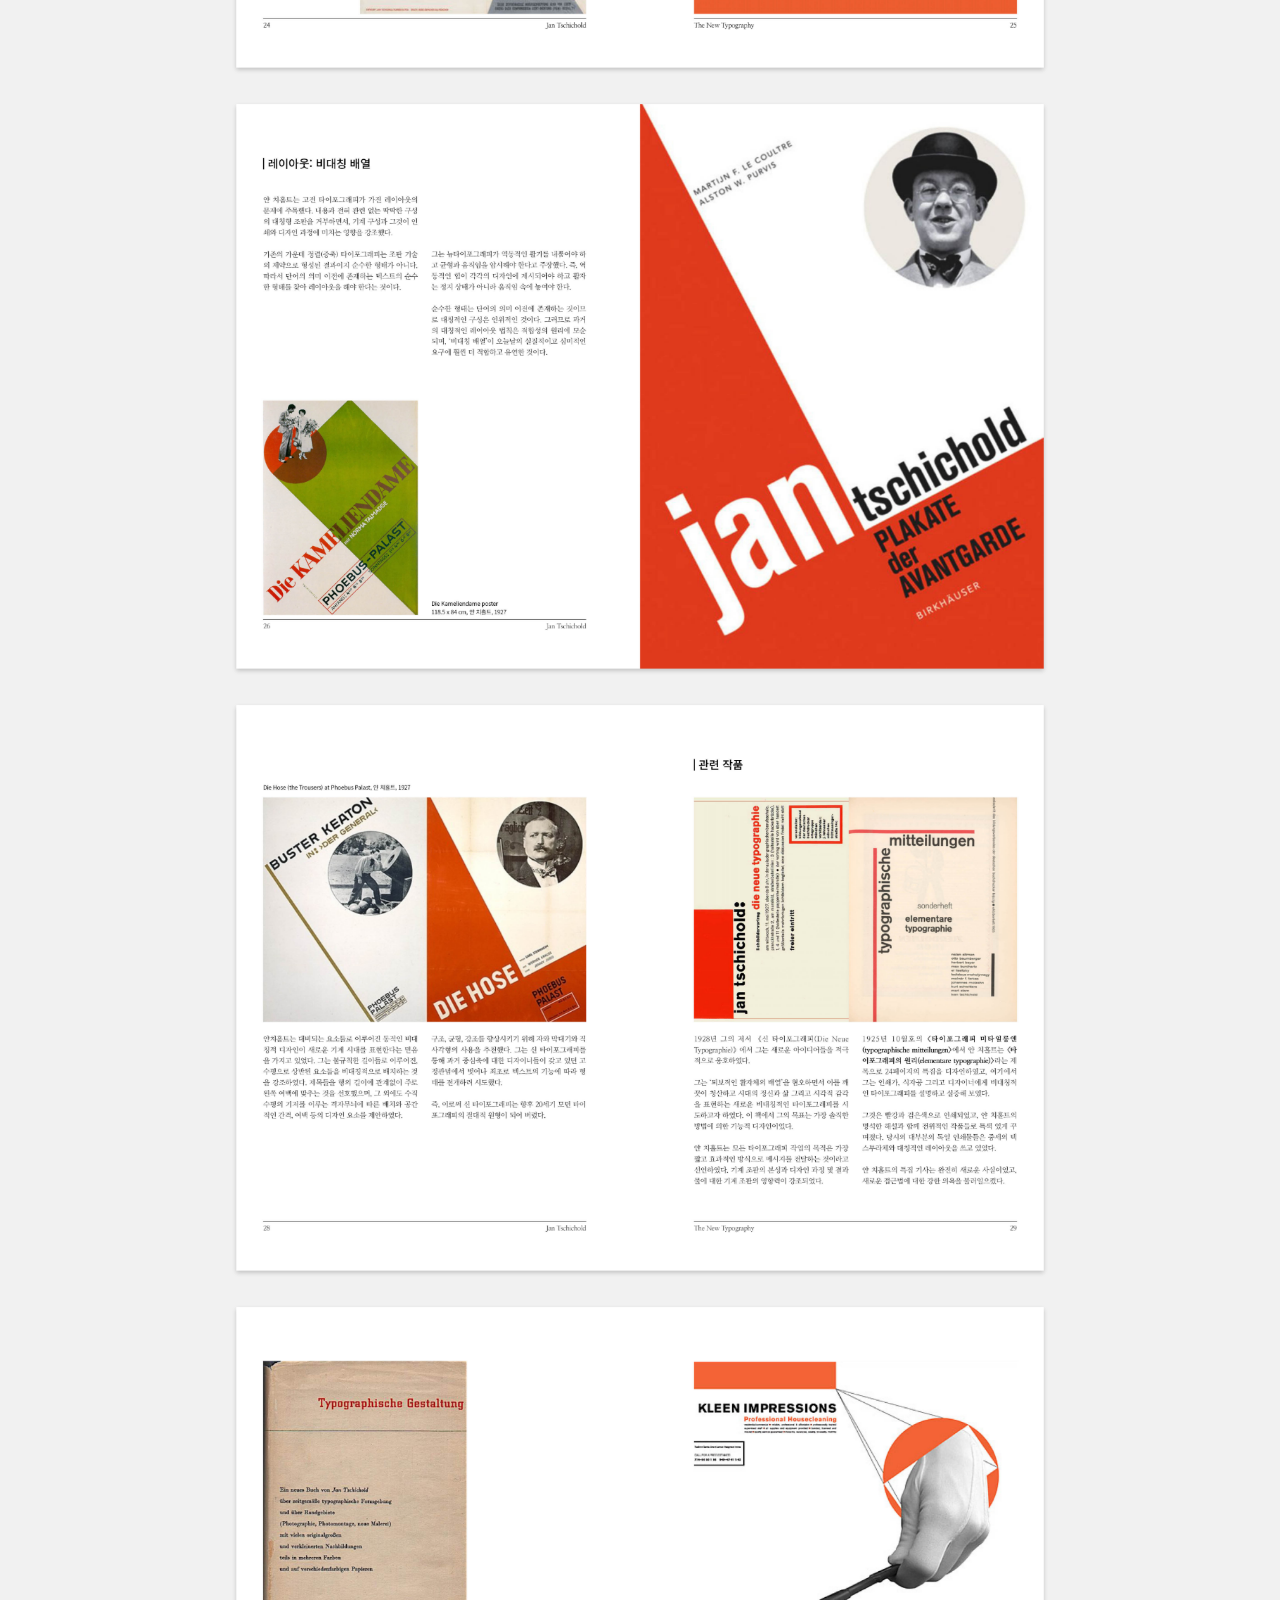
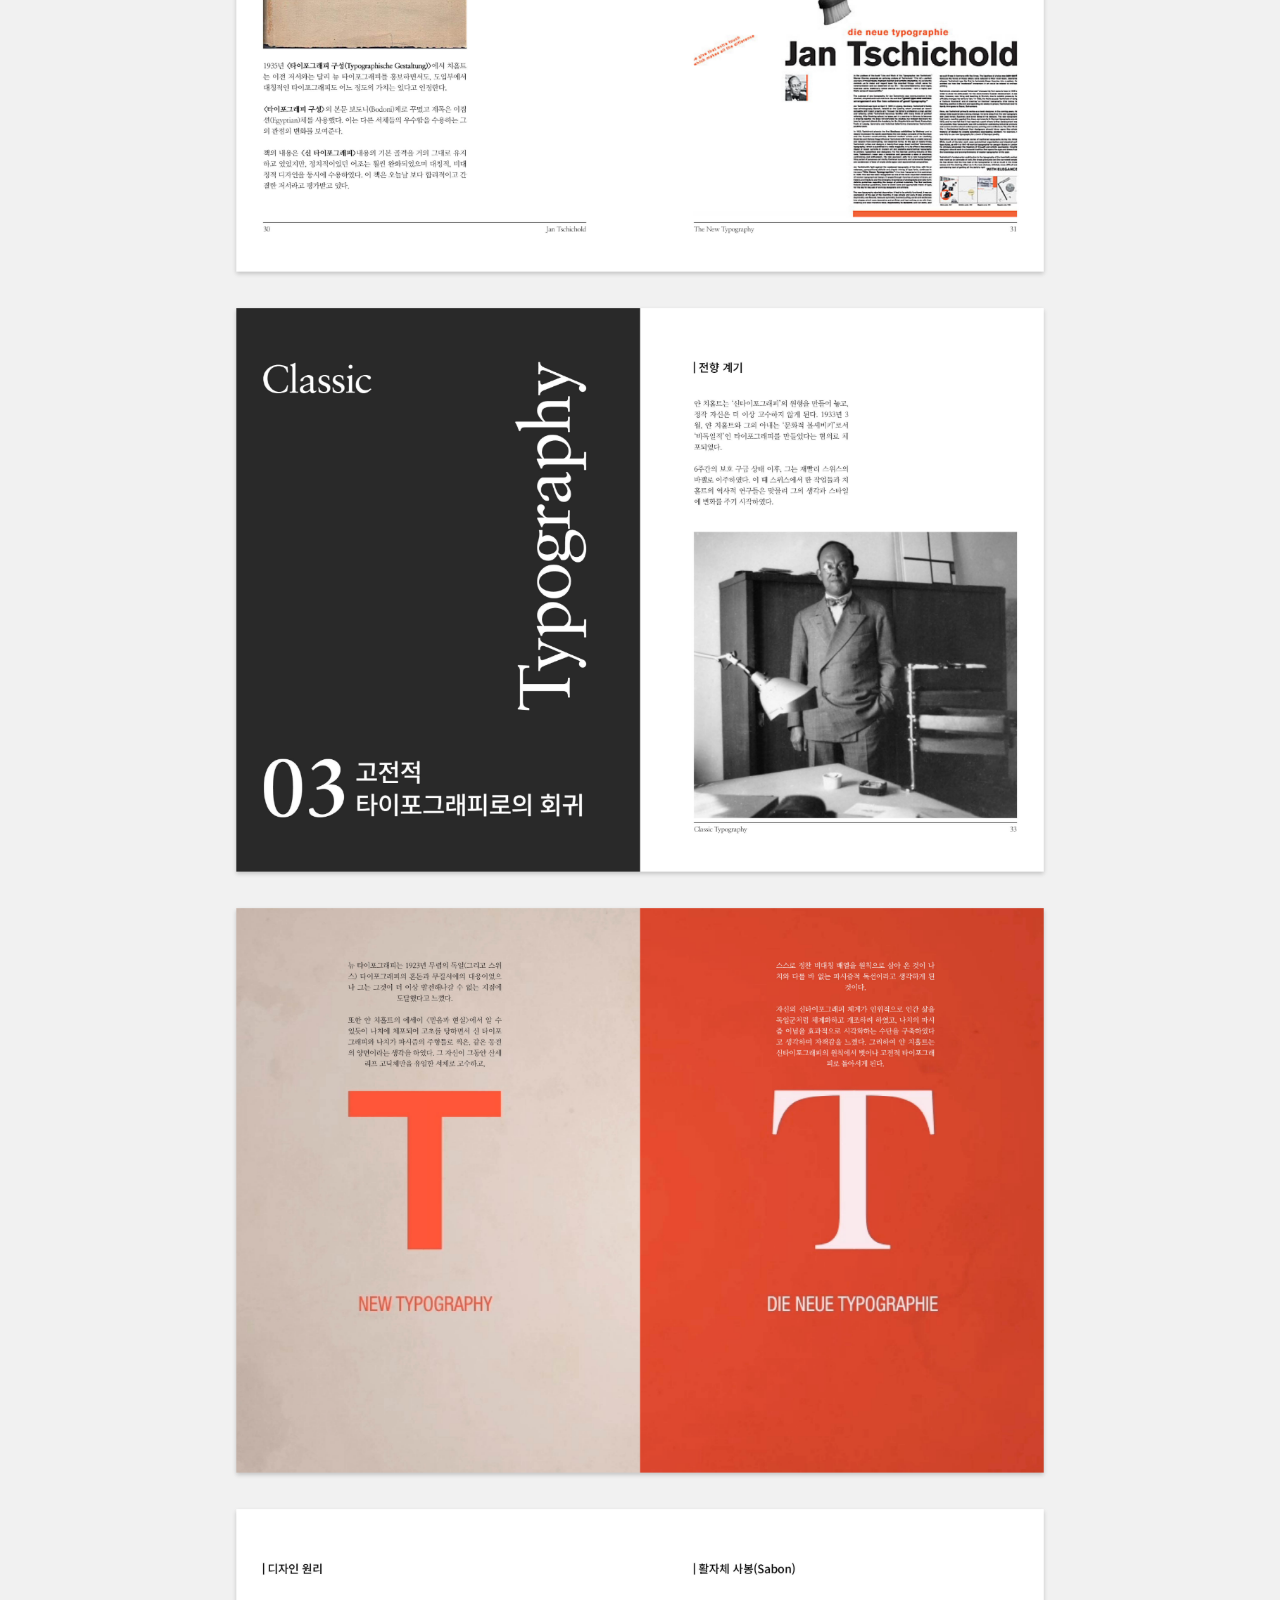
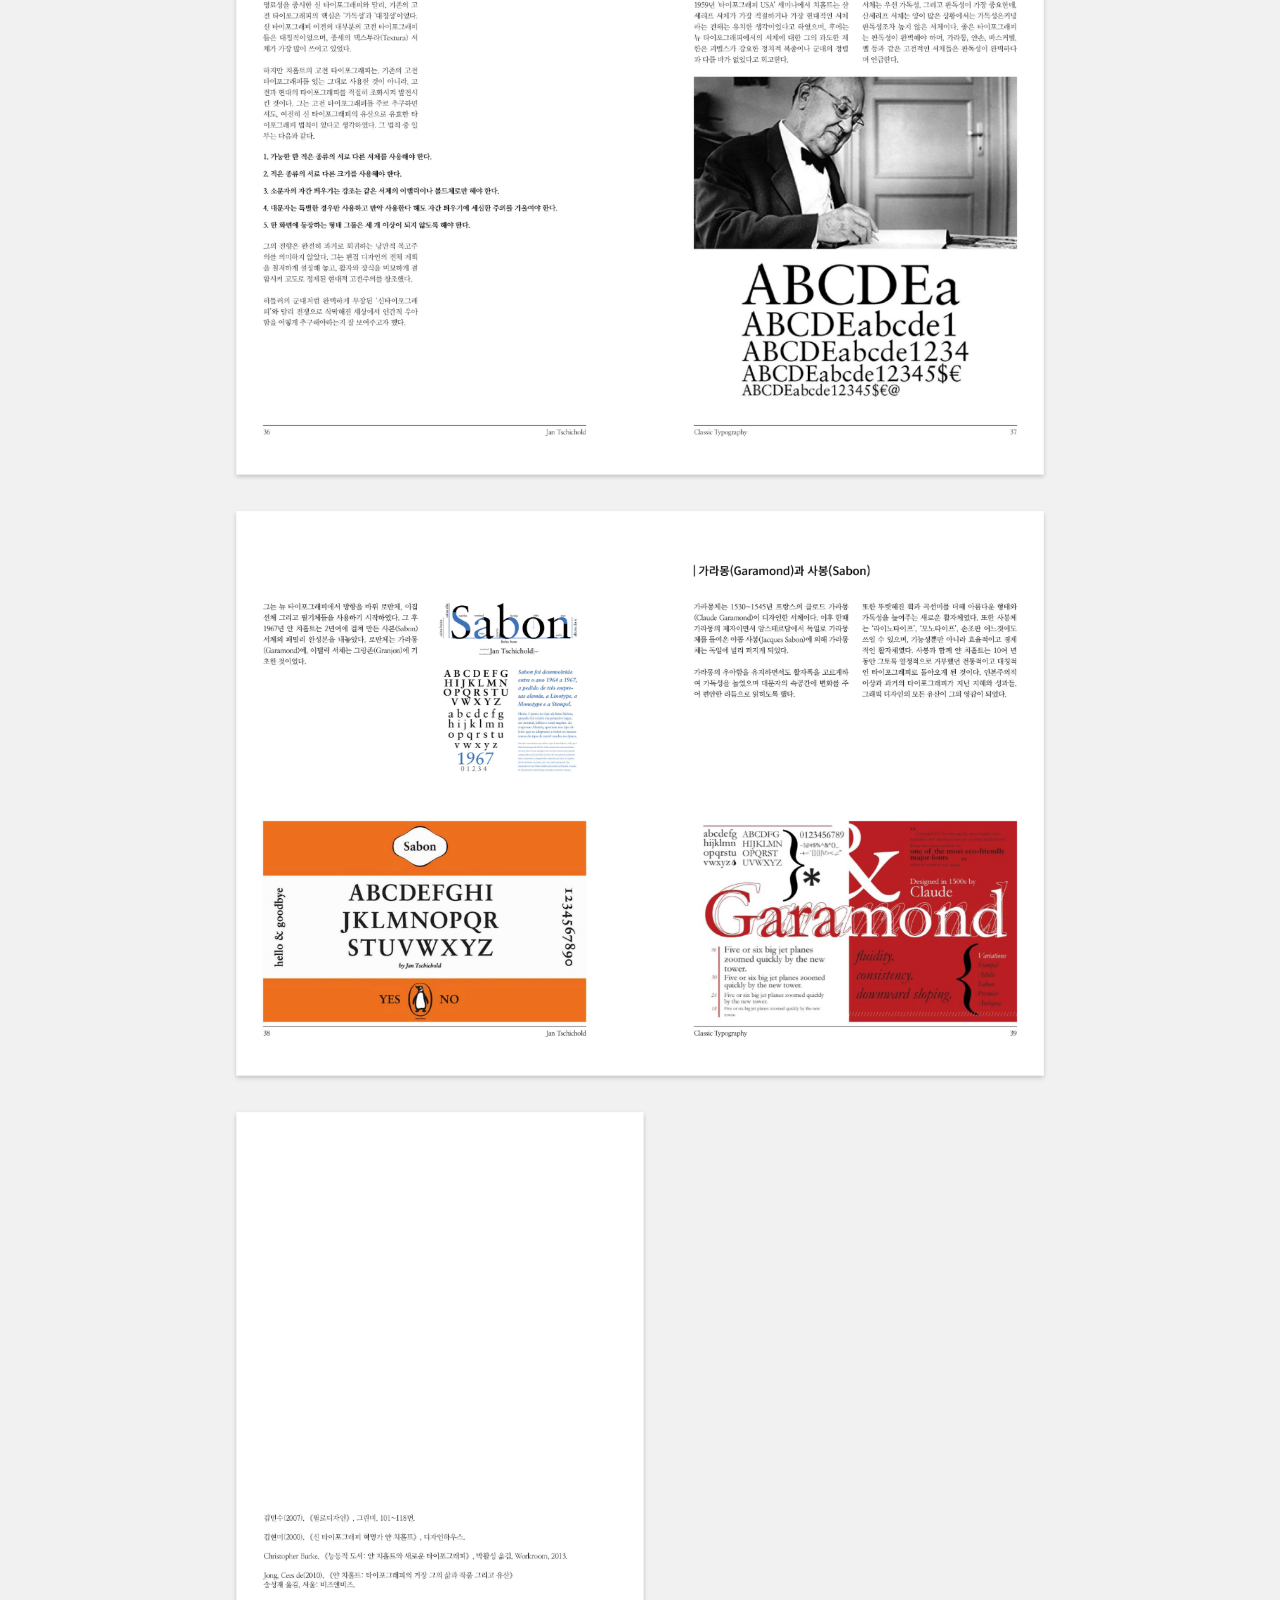
<file: sub_7.html>
<!DOCTYPE html>
<html lang="ko">
<head>
    <meta charset="UTF-8">
    <meta http-equiv="X-UA-Compatible" content="IE=edge">
    <meta name="viewport" content="width=device-width, initial-scale=1.0">
    <title>양우석 Portfolio Web</title>
    <link rel="stylesheet" href="master.css">
    <script defer src="portfolio.js"></script>
    <link href="https://unpkg.com/aos@2.3.1/dist/aos.css" rel="stylesheet">
    <script src="https://code.jquery.com/jquery-1.12.4.min.js"></script>
</head>
<body>
    <nav>
        <a href="index.html" class="logo_a">
            <img class="logo" src="img/index/nav_logo 1.png">
        </a>
    </nav>
    <div class="sub1_box1">
        <img class="sub1bg" src="img/sub7/sub7bg.png">
    </div>

    <div class="sub1_box2">
        <button id="work_button">
            WORK
        </button>
        <div id="divBox">
            <div class="work_grid">
                <a href="sub_1.html"><div class="work_1">
                    <img class="workimg_1" src="img/index/work_1.png">
                    <img class="workimg_2" src="img/index/workblack_1.png">
                </div></a>
                <a href="sub_2.html"><div class="work_1">
                    <img class="workimg_1" src="img/index/work_2.png">
                    <img class="workimg_2" src="img/index/workblack_2.png">
                </div></a>
                <a href="sub_3.html"><div class="work_1">
                    <img class="workimg_1" src="img/index/work_3.png">
                    <img class="workimg_2" src="img/index/workblack_3.png">
                </div></a>
                <a href="sub_4.html"><div class="work_1">
                    <img class="workimg_1" src="img/index/work_4.png">
                    <img class="workimg_2" src="img/index/workblack_4.png">
                </div></a>
                <a href="sub_5.html"><div class="work_1">
                    <img class="workimg_1" src="img/index/work_5.png">
                    <img class="workimg_2" src="img/index/workblack_5.png">
                </div></a>
                <a href="sub_6.html"><div class="work_1">
                    <img class="workimg_1" src="img/index/work_6.png">
                    <img class="workimg_2" src="img/index/workblack_6.png">
                </div></a>
                <a href="sub_7.html"><div class="work_1">
                    <img class="workimg_1" src="img/index/work_7.png">
                    <img class="workimg_2" src="img/index/workblack_7.png">
                </div></a>
                <a href="sub_8.html"><div class="work_1">
                    <img class="workimg_1" src="img/index/work_8.png">
                    <img class="workimg_2" src="img/index/workblack_8.png">
                </div></a>
                <a href="sub_9.html"><div class="work_1">
                    <img class="workimg_1" src="img/index/work_9.png">
                    <img class="workimg_2" src="img/index/workblack_9.png">
                </div></a>
            </div>
        </div>
    </div>
    <div class="sub5_box3">
        <h1 class="work5_text1" style="color: #BA5E51;">
            Jan Tschichold
        </h1>
        <h1 class="work5_text2">
            얀치홀트의 생애와 작품을 담은 북디자인 입니다.
        </h1>
        <h1 class="work5_text1" style="color: #BA5E51; margin-top: 63px;">
            MOCKUP 1
        </h1>
        <h1 class="work5_text2">
            책 표지 디자인입니다.
        </h1>
        <img class="work7_1" src="img/sub7/work7_1.png">
        <img class="work7_1" src="img/sub7/work7_2.png">
        <h1 class="work5_text1" style="color: #BA5E51; margin-top: 63px;">
            MOCKUP 2
        </h1>
        <h1 class="work5_text2">
            책 내지 디자인입니다.
        </h1>
        <img class="work7_1" src="img/sub7/work7_3.png">
    </div>
    <div style="width: 100%; height: 50px; background-color: #F1F1F1; margin-top: 60px;"></div>
    <div style="background-color: #F1F1F1;">
        <div class="sub5_box3" style="margin-top: 0px;">
            <h1 class="work5_text1" style="color: #BA5E51; margin-top: 0px;">
                표지 디자인
            </h1>
            <img class="work7_1" src="img/sub7/work7_4.png">
            <h1 class="work5_text1" style="color: #BA5E51; margin-top: 63px;">
                내지 디자인
            </h1>
            <img class="work7_1" src="img/sub7/work7_5.png">
            <img class="work7_1" src="img/sub7/work7_6.png">
            <img class="work7_1" src="img/sub7/work7_7.png">
            <img class="work7_1" src="img/sub7/work7_8.png">
            <img class="work7_1" src="img/sub7/work7_9.png">
            <img class="work7_1" src="img/sub7/work7_10.png">
            <img class="work7_1" src="img/sub7/work7_11.png">
            <img class="work7_1" src="img/sub7/work7_12.png">
            <img class="work7_1" src="img/sub7/work7_13.png">
            <img class="work7_1" src="img/sub7/work7_14.png">
            <img class="work7_1" src="img/sub7/work7_15.png">
            <img class="work7_1" src="img/sub7/work7_16.png">
            <img class="work7_1" src="img/sub7/work7_17.png">
            <img class="work7_1" src="img/sub7/work7_18.png">
            <img class="work7_1" src="img/sub7/work7_19.png">
            <img class="work7_1" src="img/sub7/work7_20.png">
            <img class="work7_1" src="img/sub7/work7_21.png">
            <img class="work7_1" src="img/sub7/work7_22.png">
            <img class="work7_1" src="img/sub7/work7_23.png">
            <img class="work7_1" src="img/sub7/work7_24.png">
            <img class="work7_1" src="img/sub7/work7_25.png">

        </div>
    </div>

    <div style="width: 100%; height: 50px; background-color: #F1F1F1;"></div>
    <footer style="margin-top: 0px;">
        <div class="footbox">
            <div class="footbox_1"><a href="index.html">
                <h2 class="foottext">Pdf Portfolilo</h2>
            </a></div>
            <div class="footbox_1"><a href="index.html">
                <h2 class="foottext">이력서</h2>
            </a></div>
        </div>
            <div style="text-align: center;">
                <h2 style="font-family: 'Noto Sans KR', sans-serif; font-size: 16px; font-weight: 400; color: #888888;">본 페이지는 포트폴리오용으로 제작되었습니다.</h2>
                <h2 style="font-family: 'Noto Sans KR', sans-serif; font-size: 12px; font-weight: 400; color: #B9B9B9;">© 2022 Yang Wooseock. All Rights Reserved.</h2>
            </div>
    </footer>
</body>
</html>
</file>
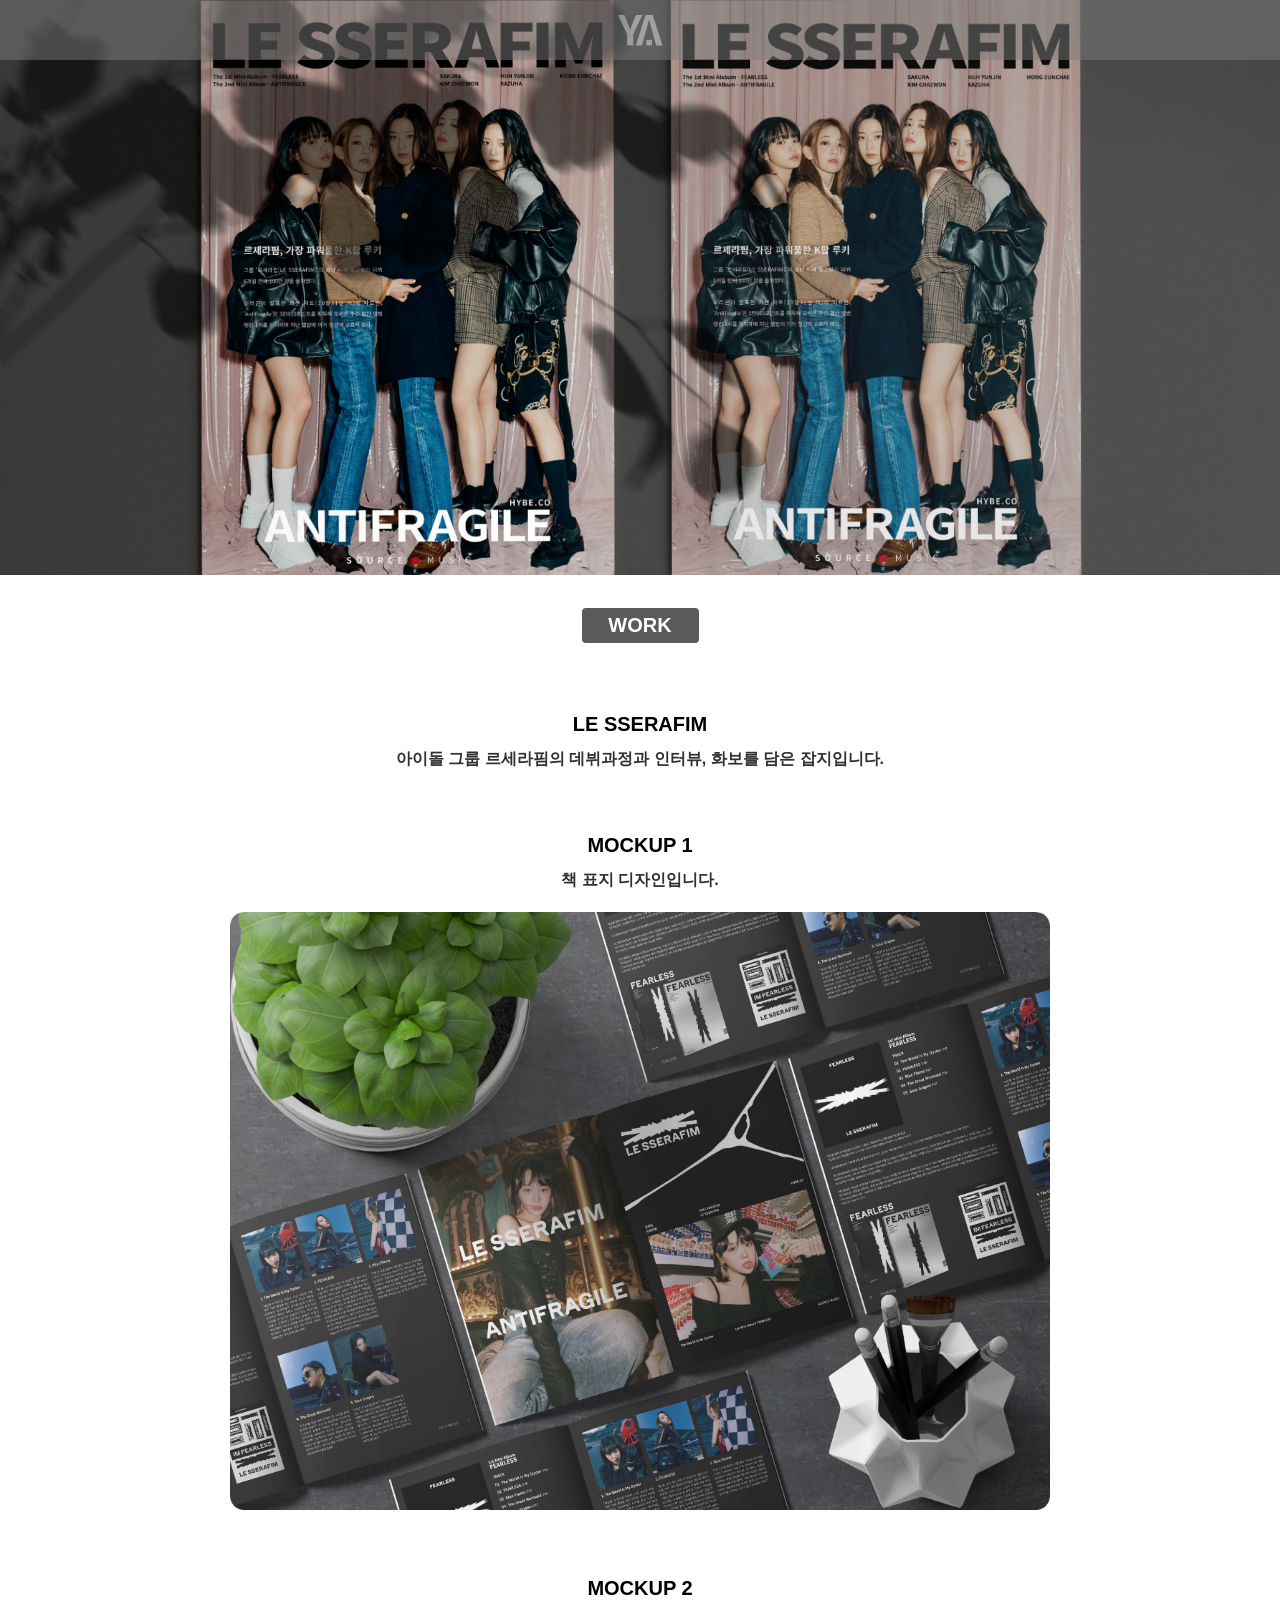
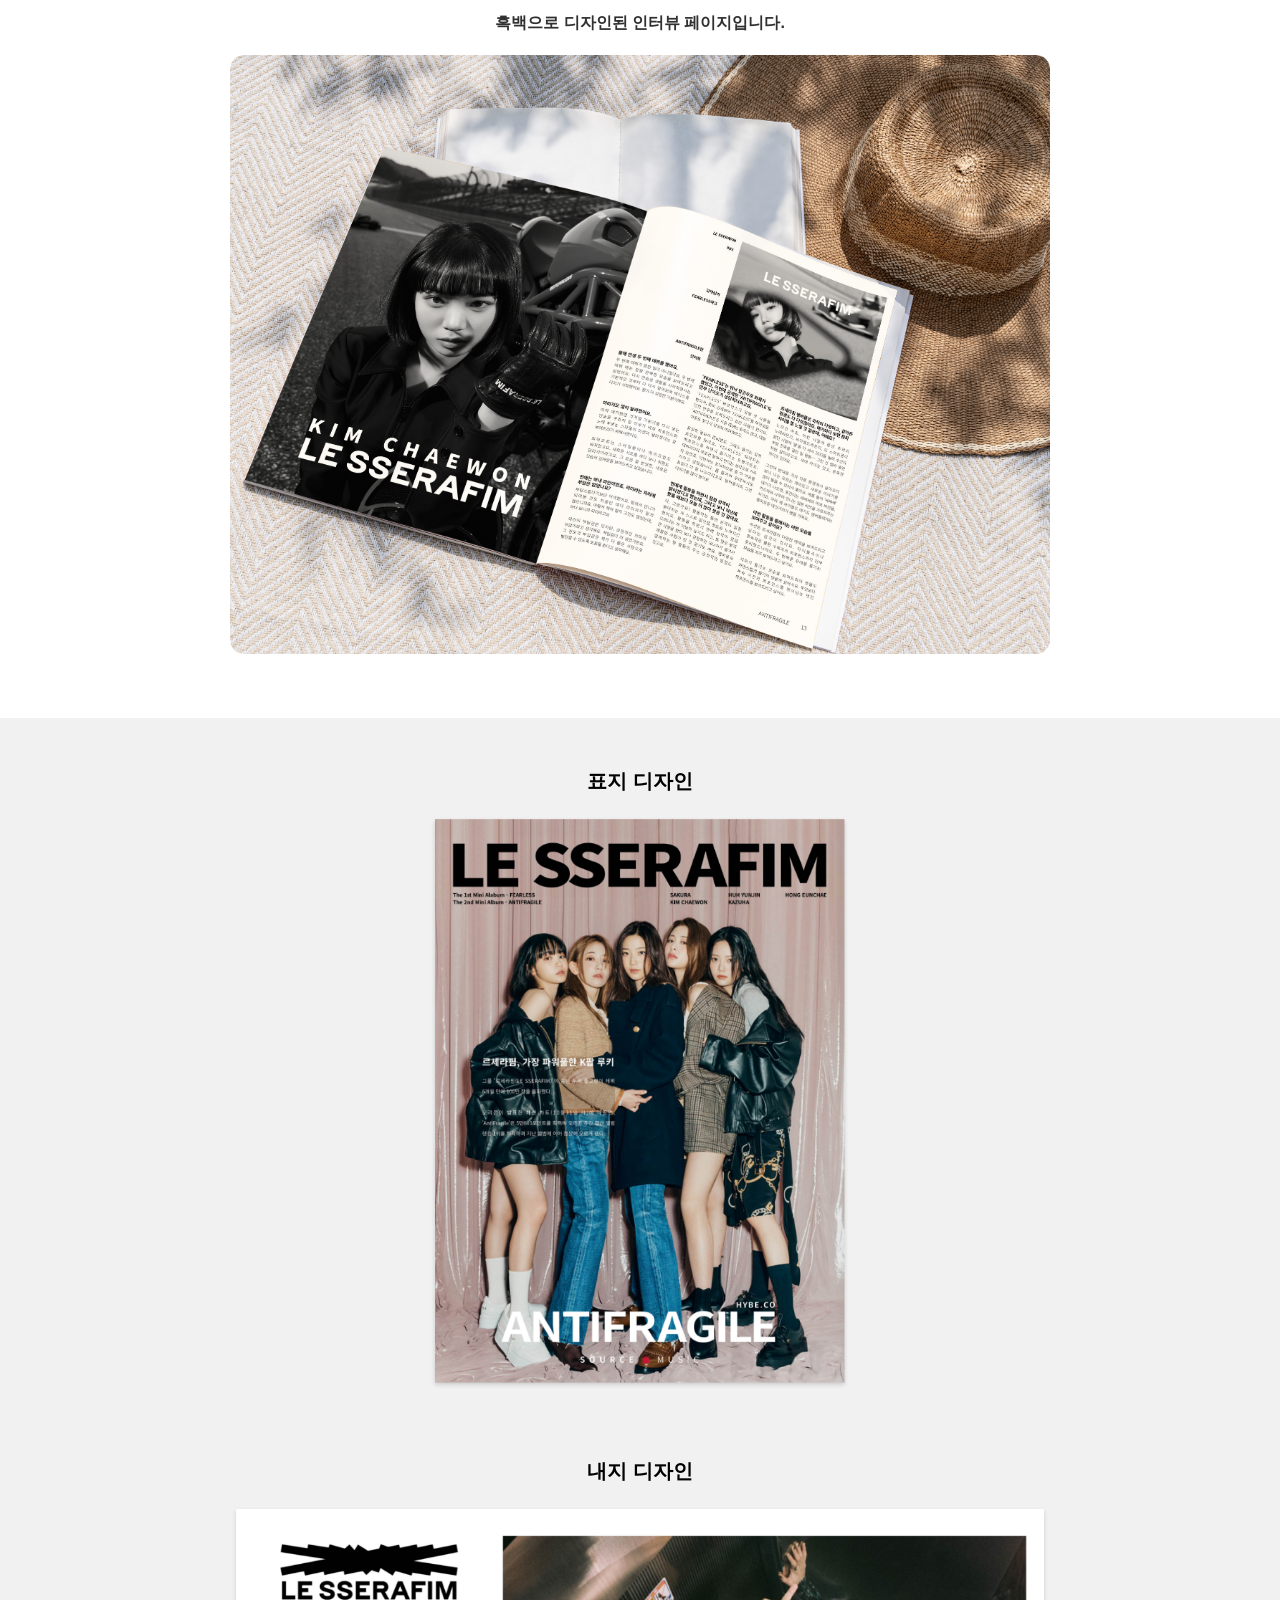
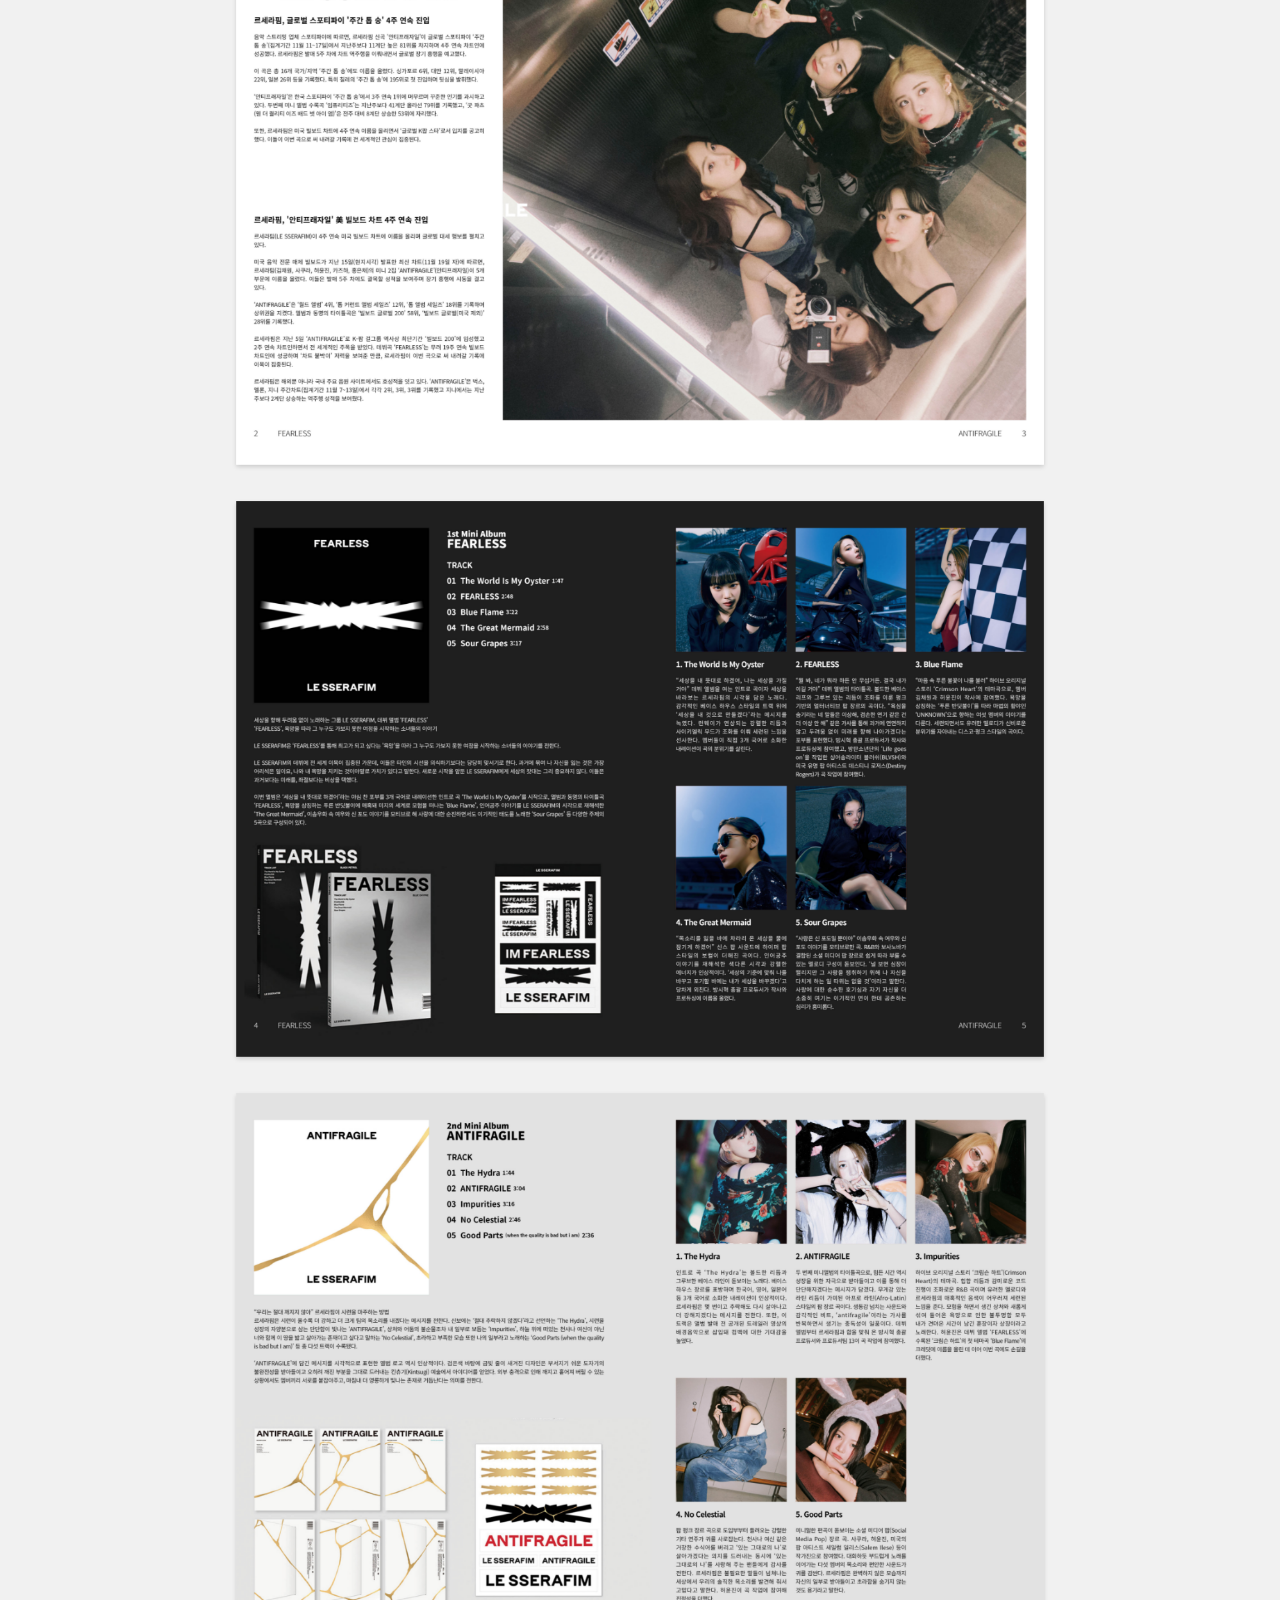
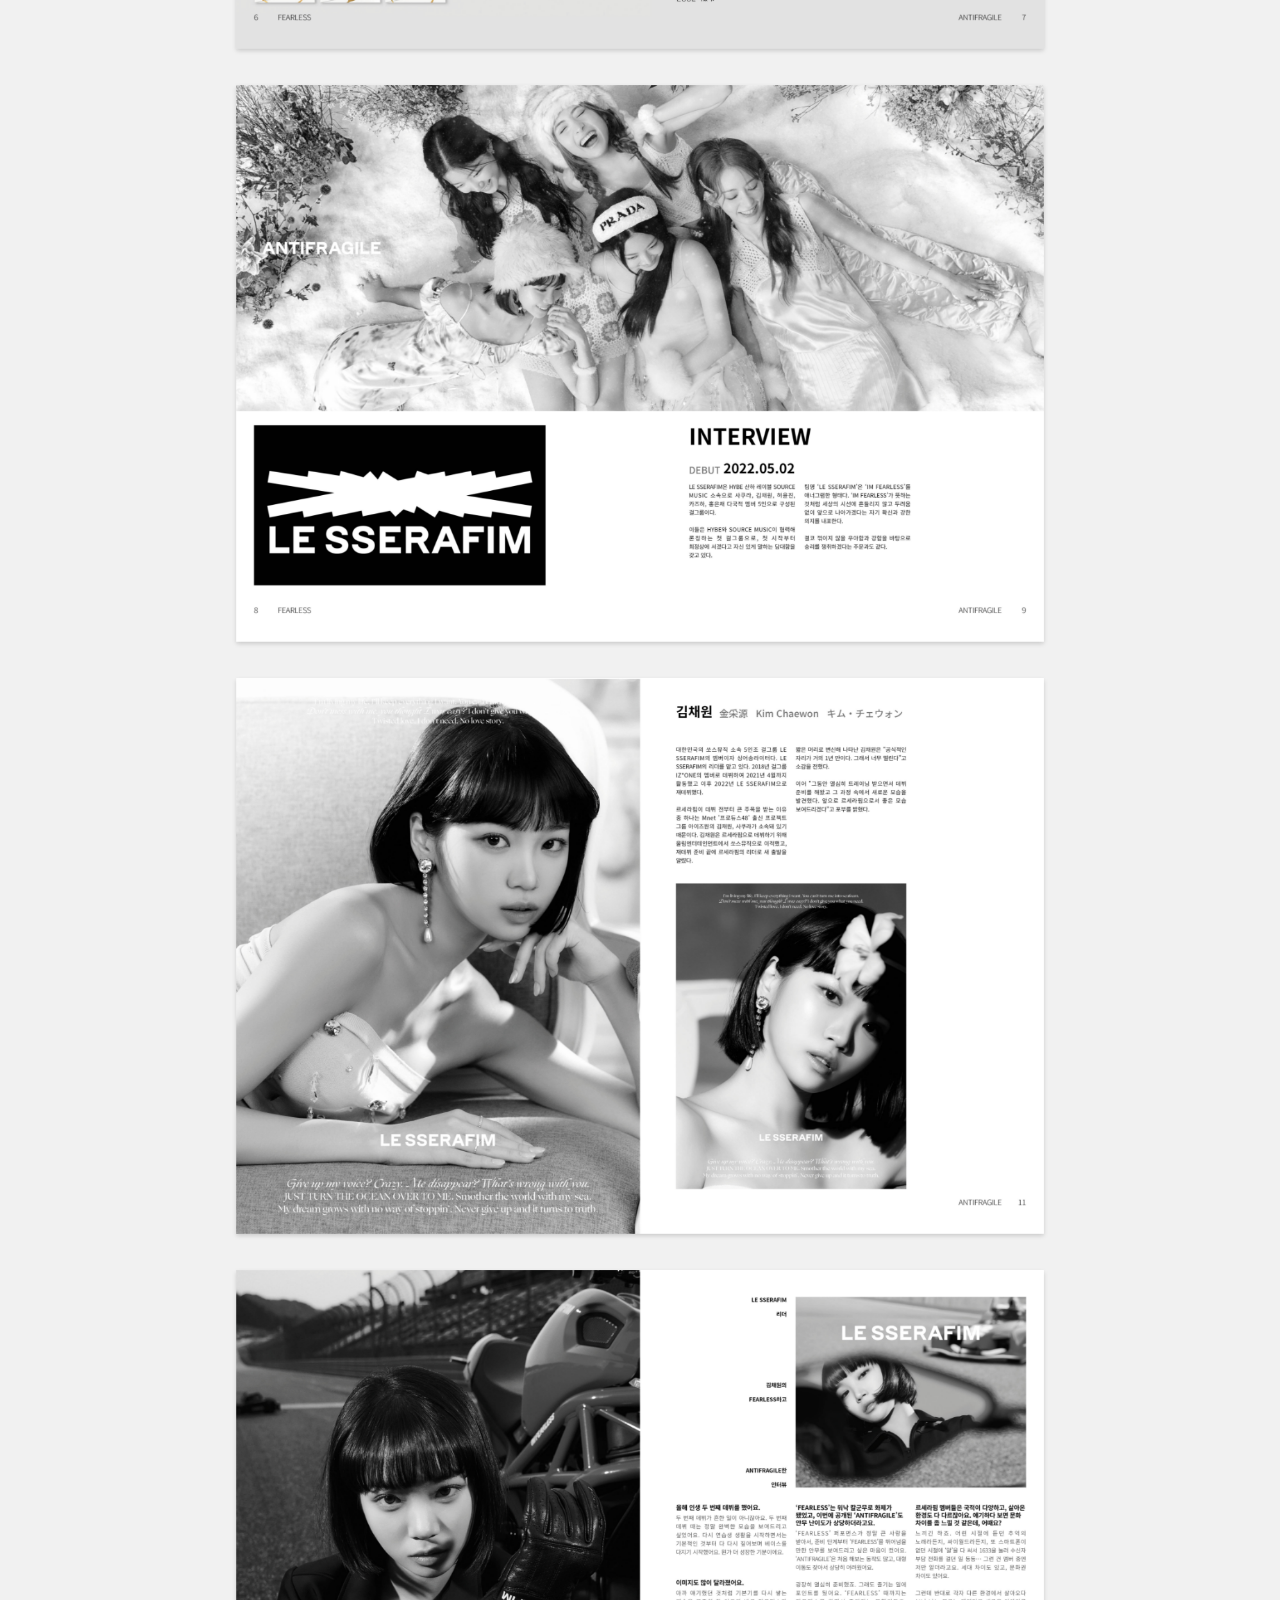
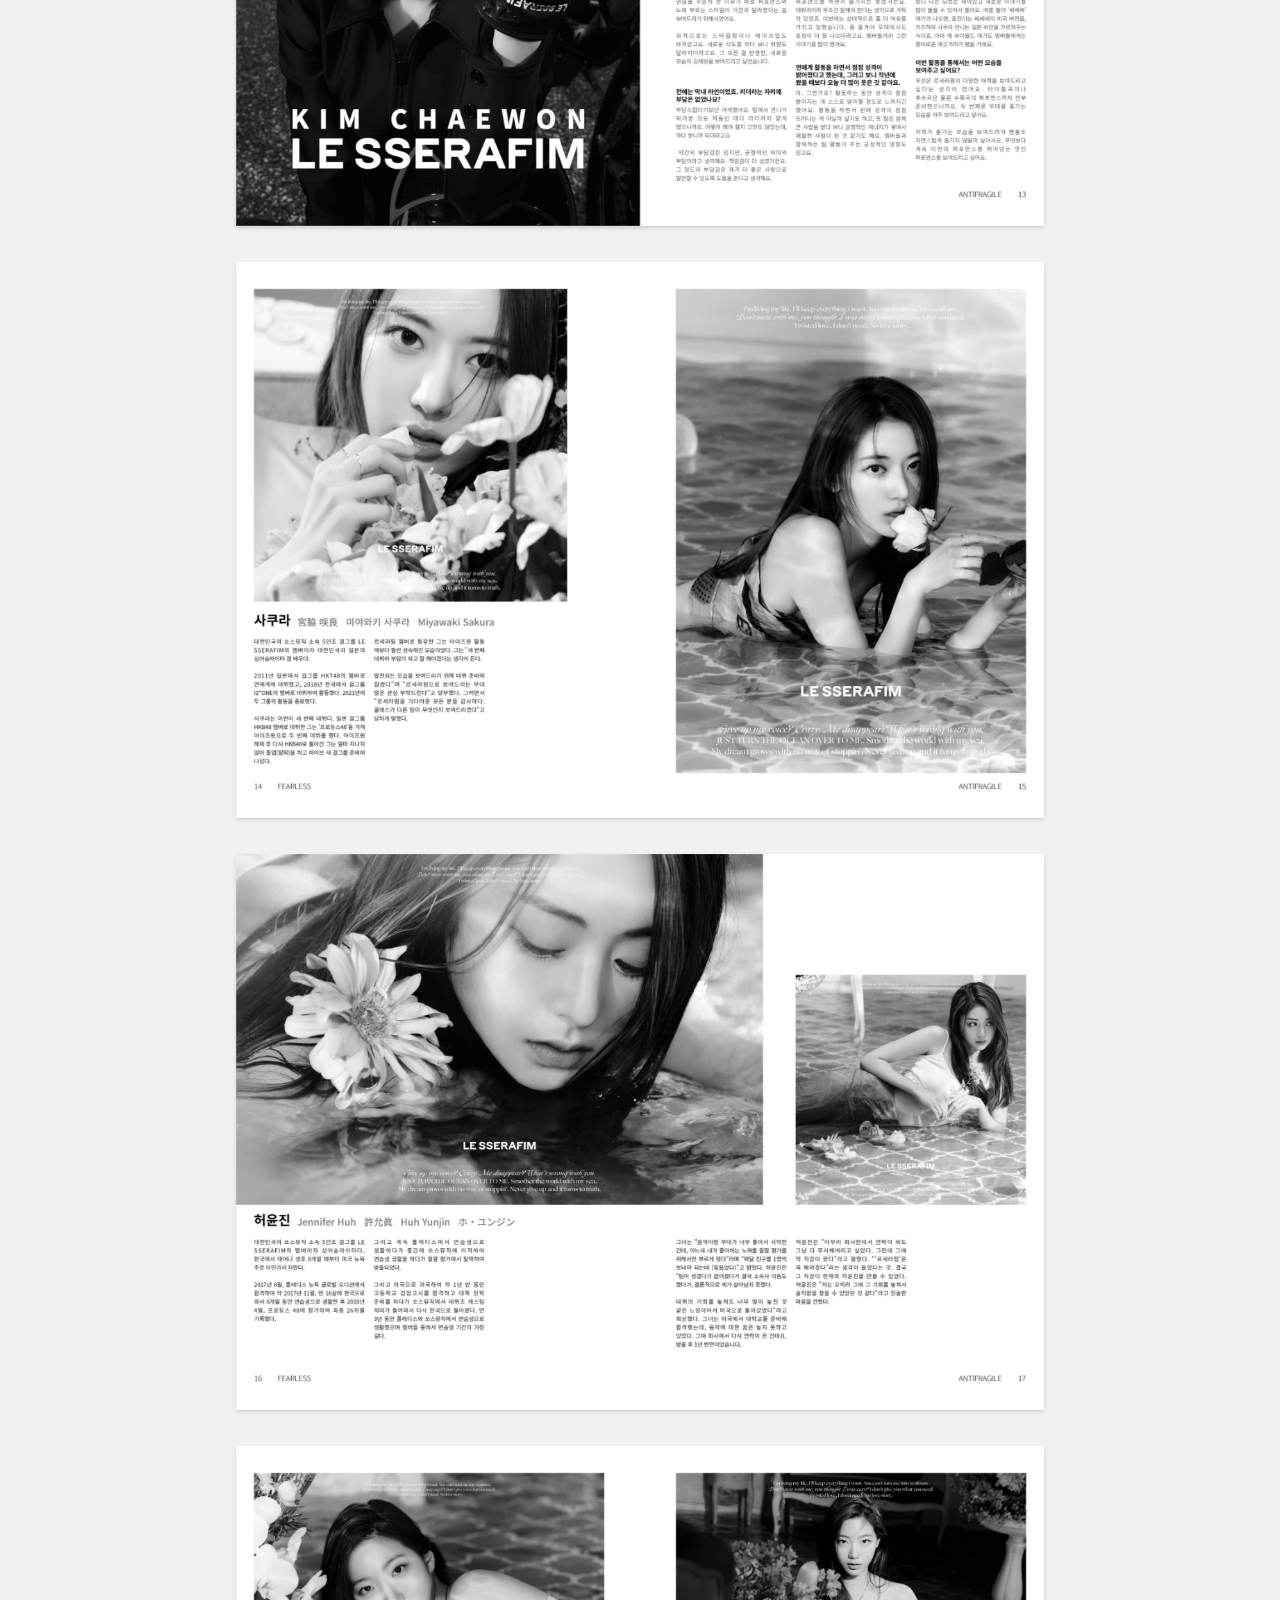
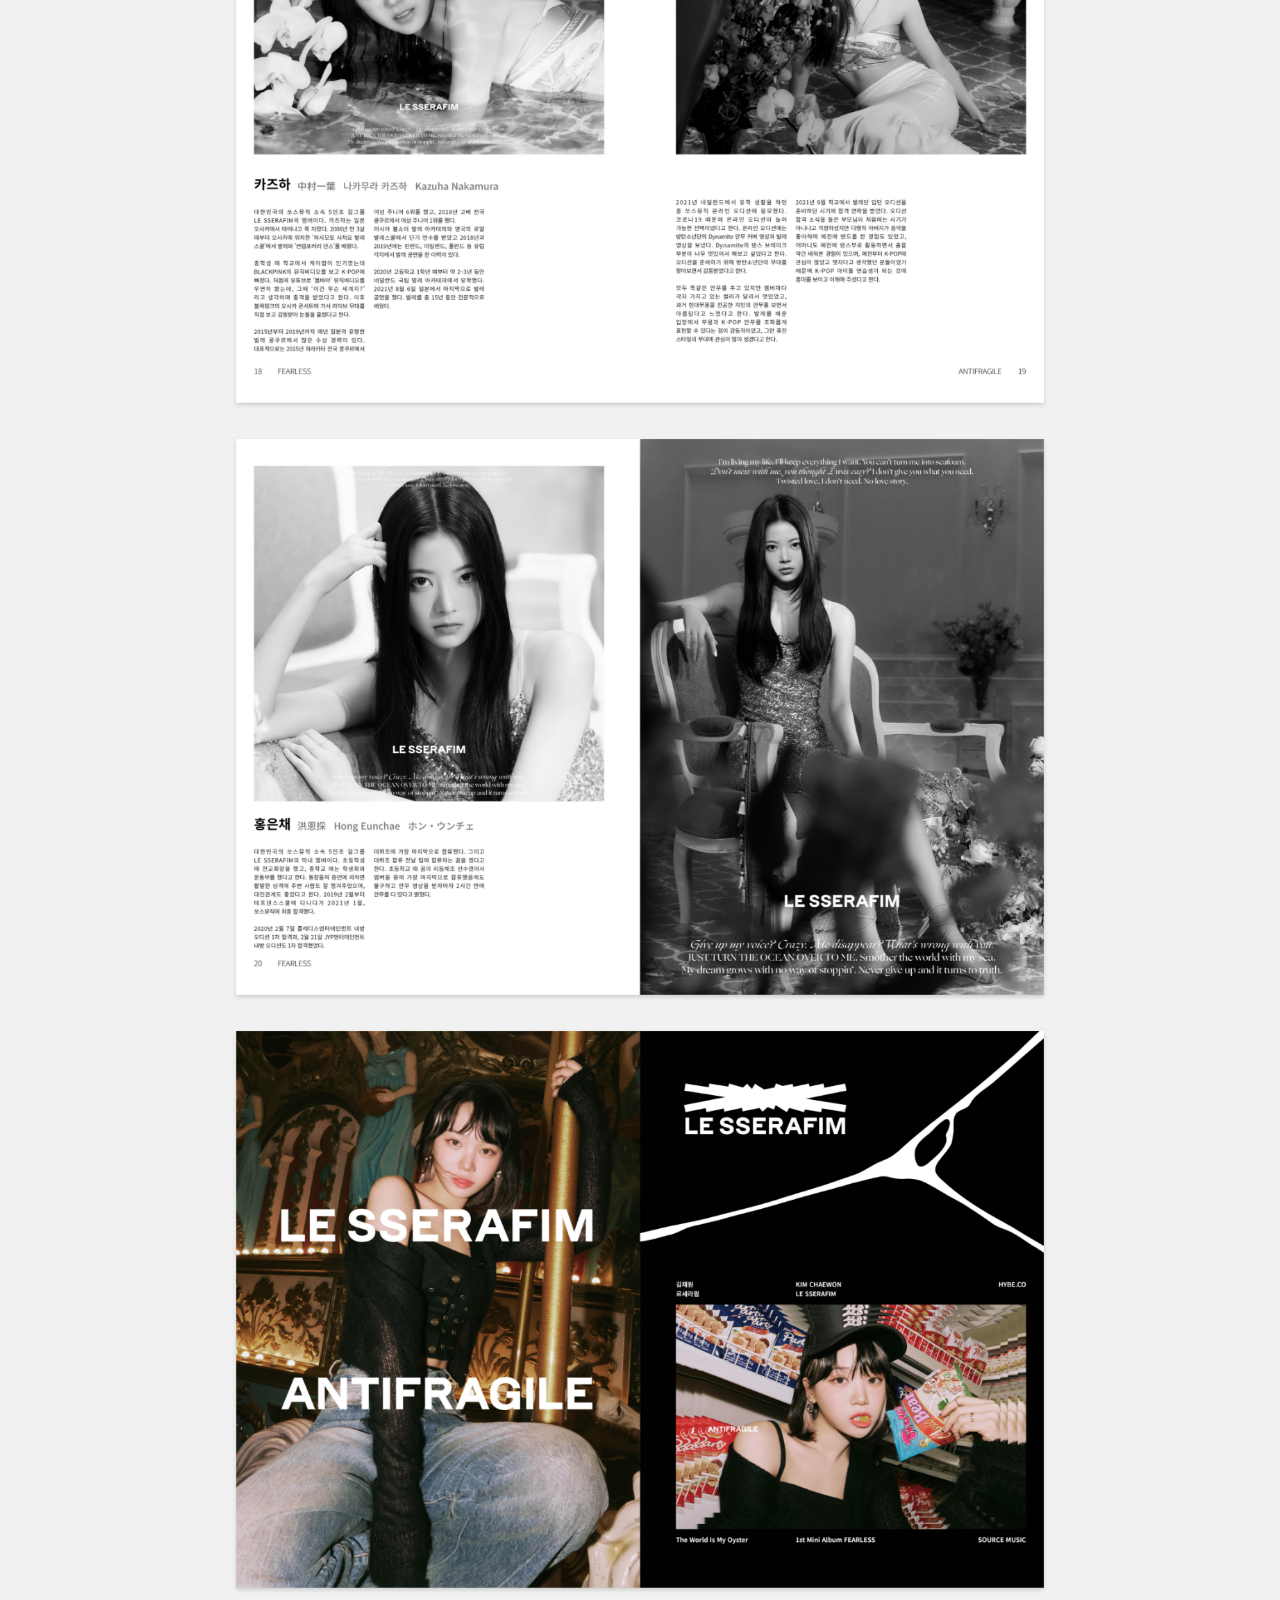
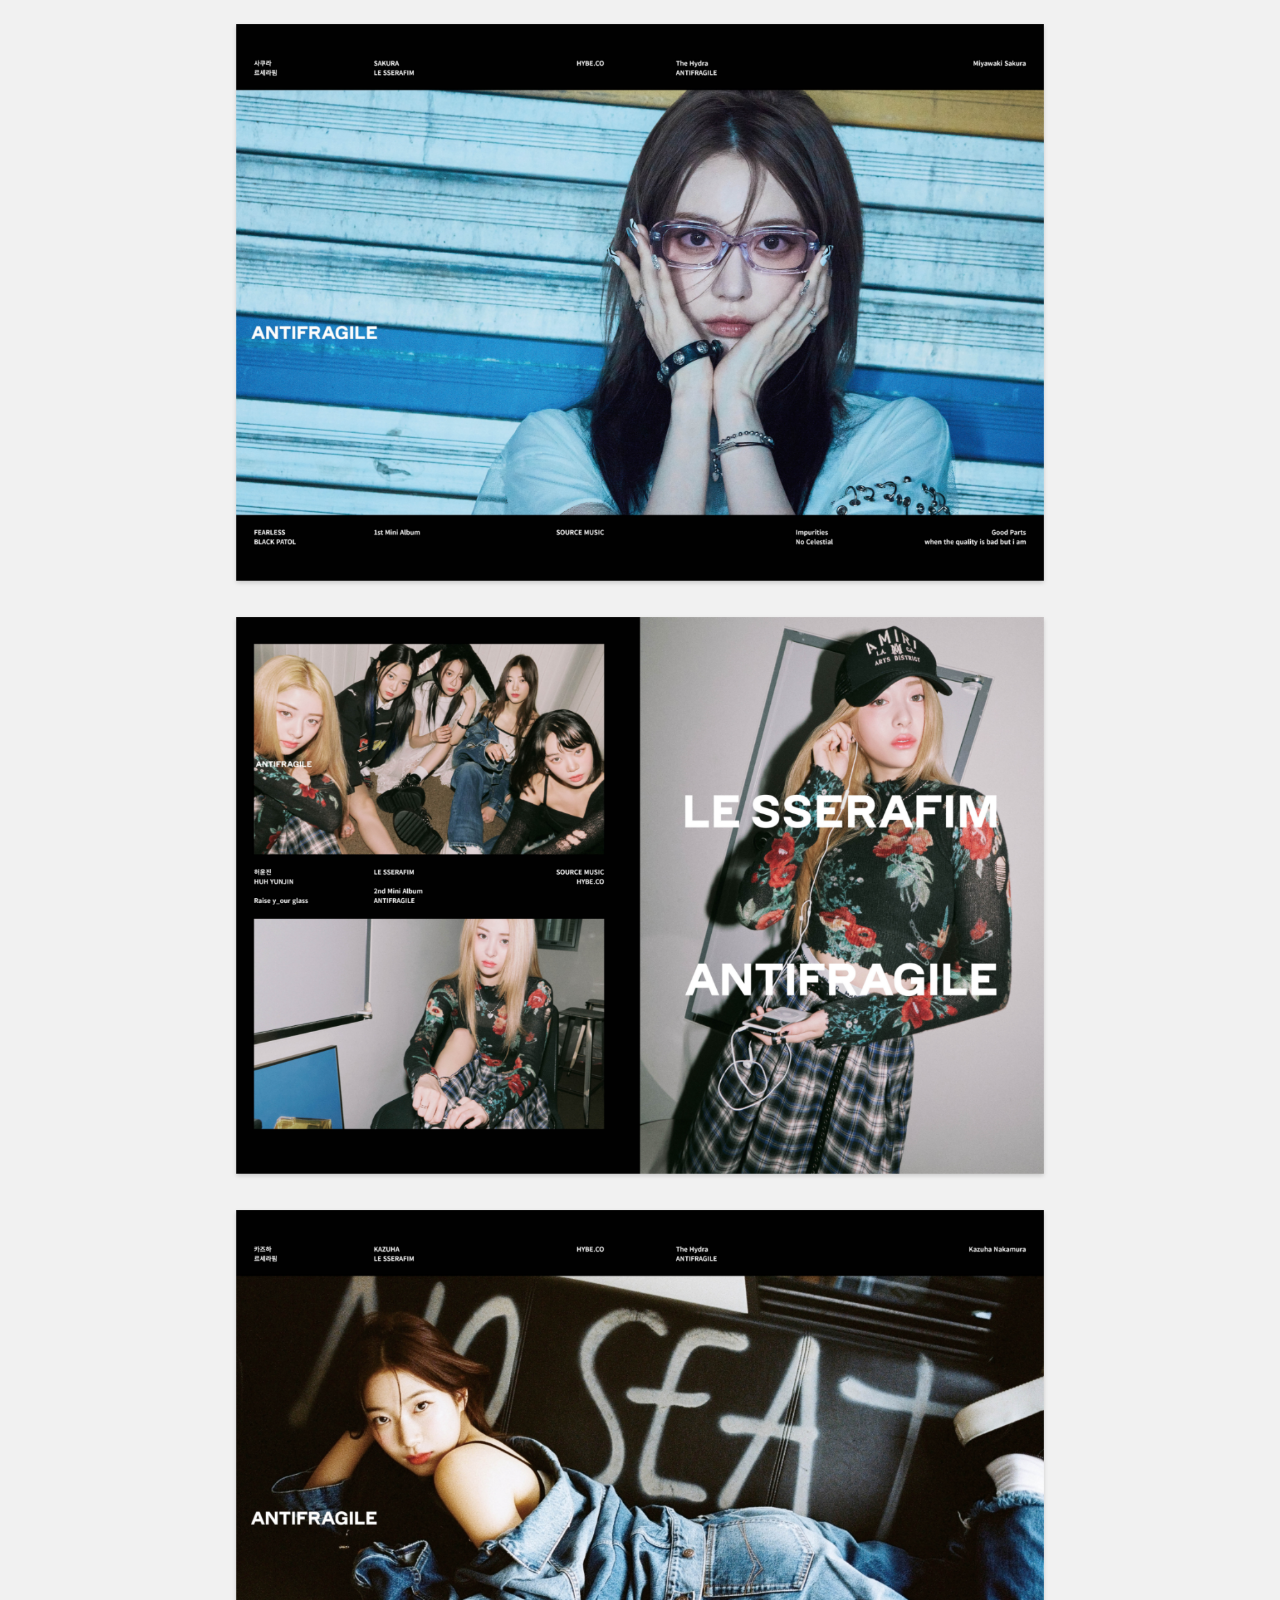
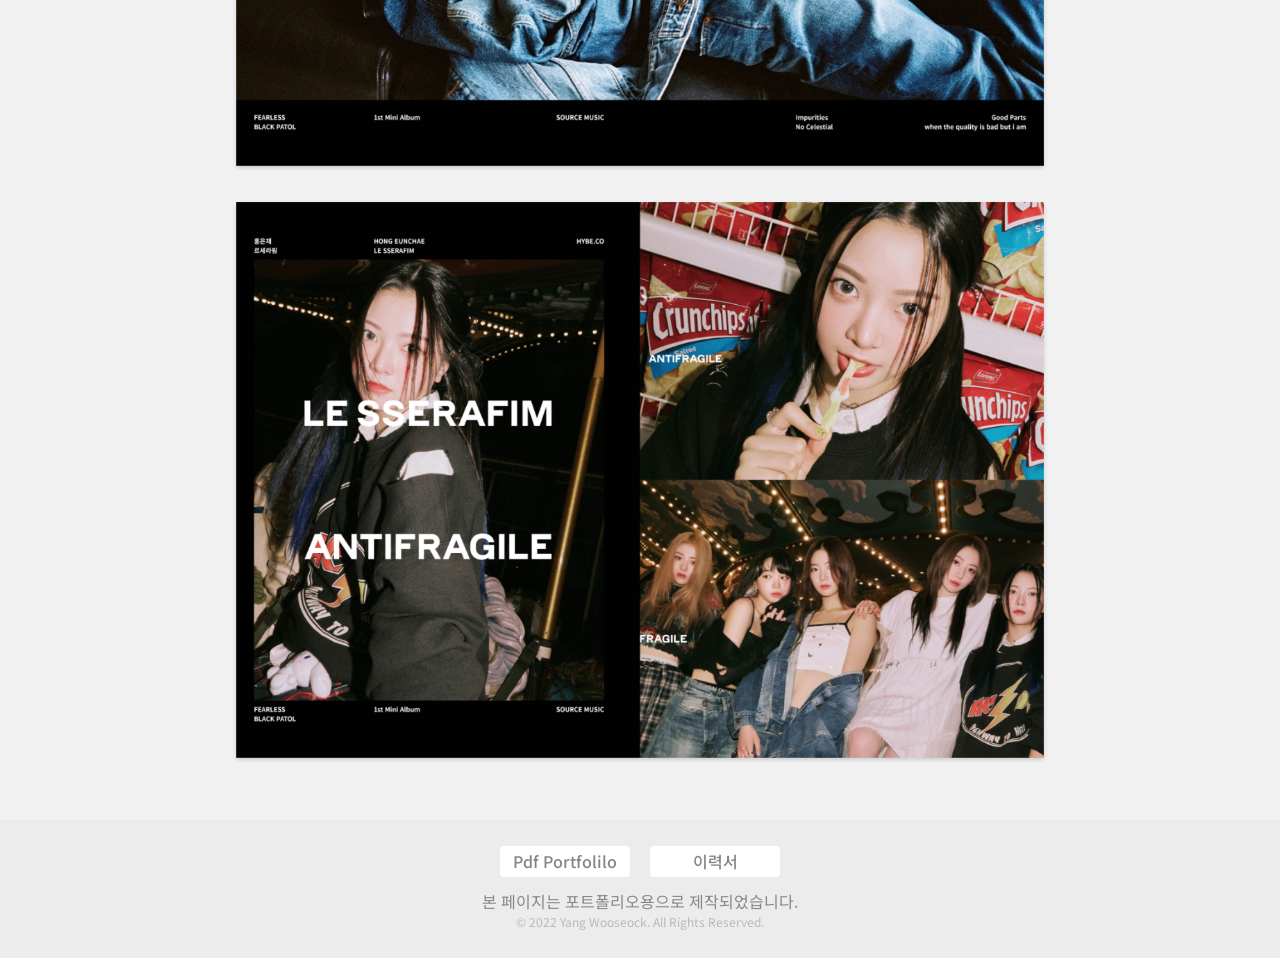
<file: sub_8.html>
<!DOCTYPE html>
<html lang="ko">
<head>
    <meta charset="UTF-8">
    <meta http-equiv="X-UA-Compatible" content="IE=edge">
    <meta name="viewport" content="width=device-width, initial-scale=1.0">
    <title>양우석 Portfolio Web</title>
    <link rel="stylesheet" href="master.css">
    <script defer src="portfolio.js"></script>
    <link href="https://unpkg.com/aos@2.3.1/dist/aos.css" rel="stylesheet">
    <script src="https://code.jquery.com/jquery-1.12.4.min.js"></script>
</head>
<body>
    <nav>
        <a href="index.html" class="logo_a">
            <img class="logo" src="img/index/nav_logo 1.png">
        </a>
    </nav>
    <div class="sub1_box1">
        <img class="sub1bg" src="img/sub8/sub8bg.png">
    </div>

    <div class="sub1_box2">
        <button id="work_button">
            WORK
        </button>
        <div id="divBox">
            <div class="work_grid">
                <a href="sub_1.html"><div class="work_1">
                    <img class="workimg_1" src="img/index/work_1.png">
                    <img class="workimg_2" src="img/index/workblack_1.png">
                </div></a>
                <a href="sub_2.html"><div class="work_1">
                    <img class="workimg_1" src="img/index/work_2.png">
                    <img class="workimg_2" src="img/index/workblack_2.png">
                </div></a>
                <a href="sub_3.html"><div class="work_1">
                    <img class="workimg_1" src="img/index/work_3.png">
                    <img class="workimg_2" src="img/index/workblack_3.png">
                </div></a>
                <a href="sub_4.html"><div class="work_1">
                    <img class="workimg_1" src="img/index/work_4.png">
                    <img class="workimg_2" src="img/index/workblack_4.png">
                </div></a>
                <a href="sub_5.html"><div class="work_1">
                    <img class="workimg_1" src="img/index/work_5.png">
                    <img class="workimg_2" src="img/index/workblack_5.png">
                </div></a>
                <a href="sub_6.html"><div class="work_1">
                    <img class="workimg_1" src="img/index/work_6.png">
                    <img class="workimg_2" src="img/index/workblack_6.png">
                </div></a>
                <a href="sub_7.html"><div class="work_1">
                    <img class="workimg_1" src="img/index/work_7.png">
                    <img class="workimg_2" src="img/index/workblack_7.png">
                </div></a>
                <a href="sub_8.html"><div class="work_1">
                    <img class="workimg_1" src="img/index/work_8.png">
                    <img class="workimg_2" src="img/index/workblack_8.png">
                </div></a>
                <a href="sub_9.html"><div class="work_1">
                    <img class="workimg_1" src="img/index/work_9.png">
                    <img class="workimg_2" src="img/index/workblack_9.png">
                </div></a>
            </div>
        </div>
    </div>
    <div class="sub5_box3">
        <h1 class="work5_text1" style="color: #000000;">
            LE SSERAFIM
        </h1>
        <h1 class="work5_text2">
            아이돌 그룹 르세라핌의 데뷔과정과 인터뷰, 화보를 담은 잡지입니다.
        </h1>
        <h1 class="work5_text1" style="color: #000000; margin-top: 63px;">
            MOCKUP 1
        </h1>
        <h1 class="work5_text2">
            책 표지 디자인입니다.
        </h1>
        <img class="work7_1" src="img/sub8/work8_1.png">
        <h1 class="work5_text1" style="color: #000000; margin-top: 63px;">
            MOCKUP 2
        </h1>
        <h1 class="work5_text2">
            흑백으로 디자인된 인터뷰 페이지입니다.
        </h1>
        <img class="work7_1" src="img/sub8/work8_2.png">
    </div>

    <div style="width: 100%; height: 50px; background-color: #F1F1F1; margin-top: 60px;"></div>
    <div style="background-color: #F1F1F1;">
        <div class="sub5_box3" style="margin-top: 0px;">
            <h1 class="work5_text1" style="color: #000000; margin-top: 0px;">
                표지 디자인
            </h1>
            <img class="work7_1" src="img/sub8/work8_3.png">
            <h1 class="work5_text1" style="color: #000000; margin-top: 63px;">
                내지 디자인
            </h1>
            <img class="work7_1" src="img/sub8/work8_4.png">
            <img class="work7_1" src="img/sub8/work8_5.png">
            <img class="work7_1" src="img/sub8/work8_6.png">
            <img class="work7_1" src="img/sub8/work8_7.png">
            <img class="work7_1" src="img/sub8/work8_8.png">
            <img class="work7_1" src="img/sub8/work8_9.png">
            <img class="work7_1" src="img/sub8/work8_10.png">
            <img class="work7_1" src="img/sub8/work8_11.png">
            <img class="work7_1" src="img/sub8/work8_12.png">
            <img class="work7_1" src="img/sub8/work8_13.png">
            <img class="work7_1" src="img/sub8/work8_14.png">
            <img class="work7_1" src="img/sub8/work8_15.png">
            <img class="work7_1" src="img/sub8/work8_16.png">
            <img class="work7_1" src="img/sub8/work8_17.png">
            <img class="work7_1" src="img/sub8/work8_18.png">
        </div>
    </div>
    <div style="width: 100%; height: 50px; background-color: #F1F1F1;"></div>

    <footer style="margin-top: 0px;">
        <div class="footbox">
            <div class="footbox_1"><a href="index.html">
                <h2 class="foottext">Pdf Portfolilo</h2>
            </a></div>
            <div class="footbox_1"><a href="index.html">
                <h2 class="foottext">이력서</h2>
            </a></div>
        </div>
            <div style="text-align: center;">
                <h2 style="font-family: 'Noto Sans KR', sans-serif; font-size: 16px; font-weight: 400; color: #888888;">본 페이지는 포트폴리오용으로 제작되었습니다.</h2>
                <h2 style="font-family: 'Noto Sans KR', sans-serif; font-size: 12px; font-weight: 400; color: #B9B9B9;">© 2022 Yang Wooseock. All Rights Reserved.</h2>
            </div>
    </footer>
</body>
</html>
</file>
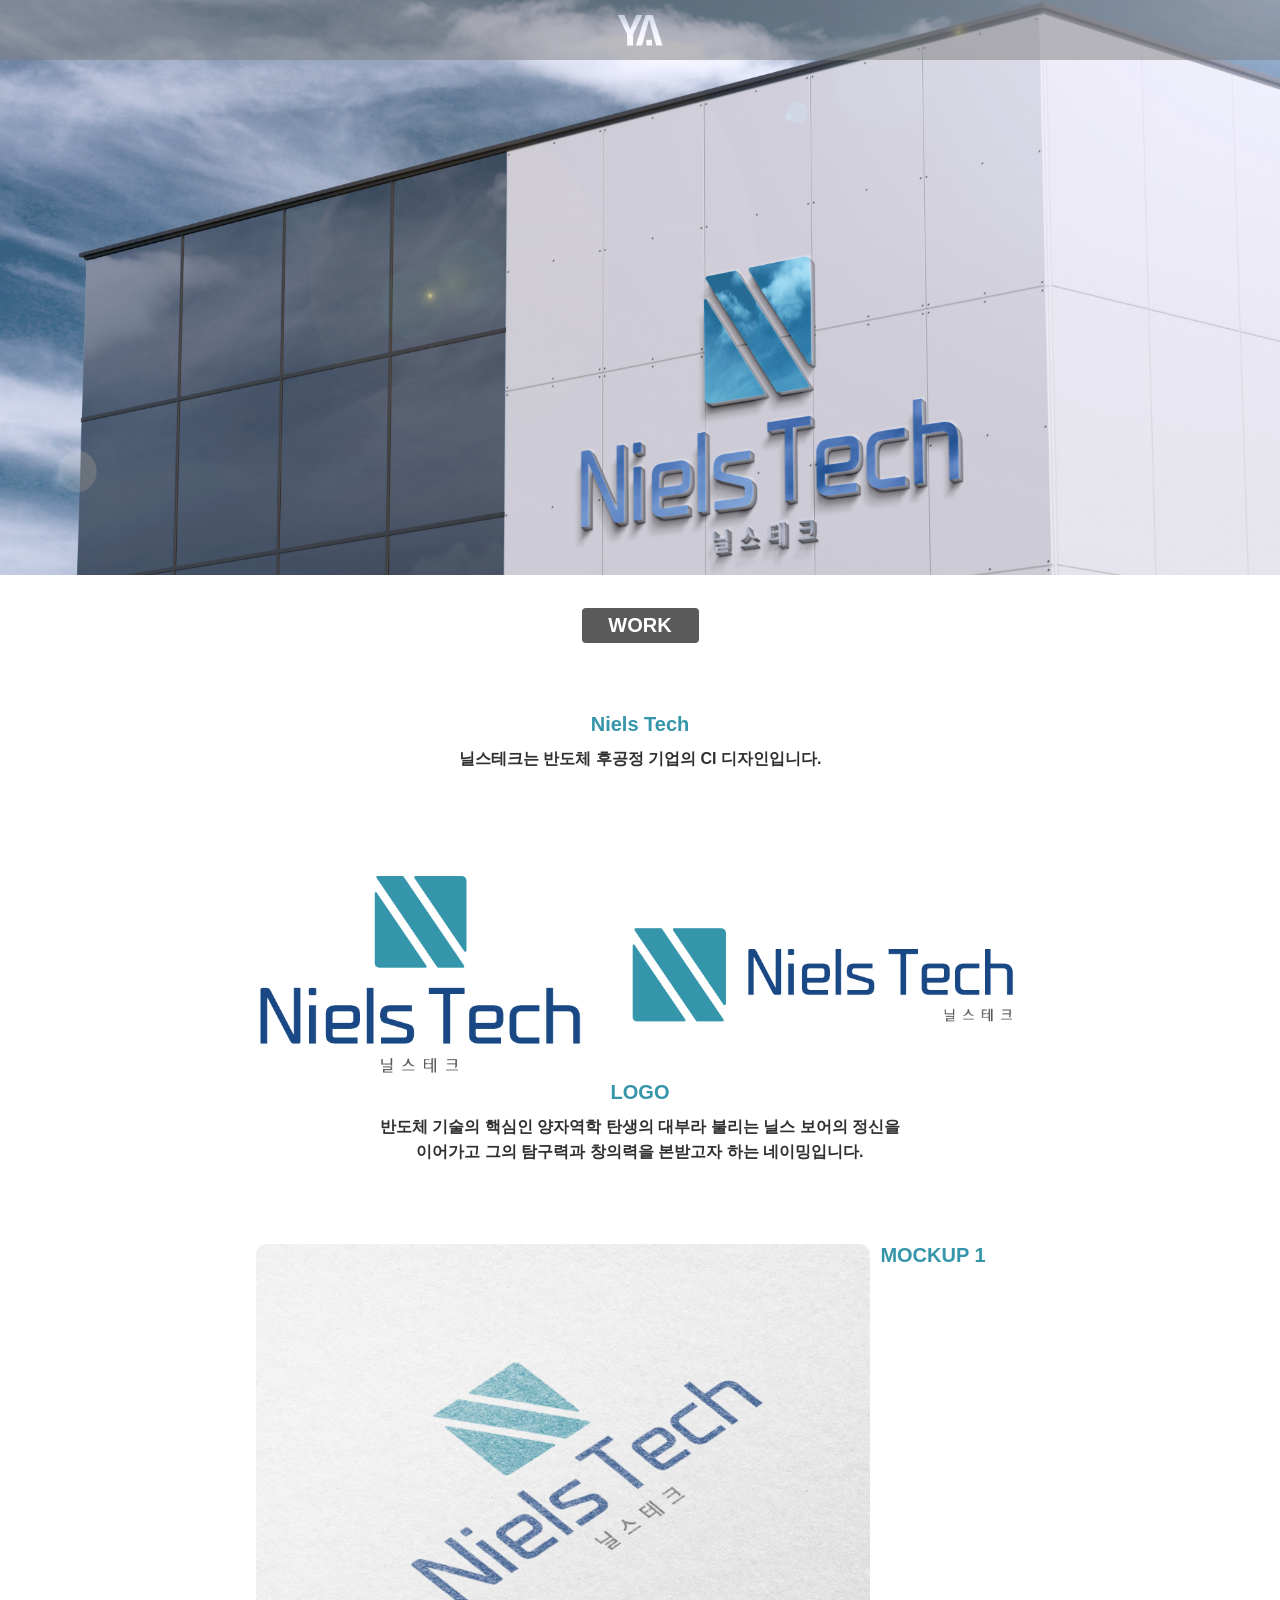
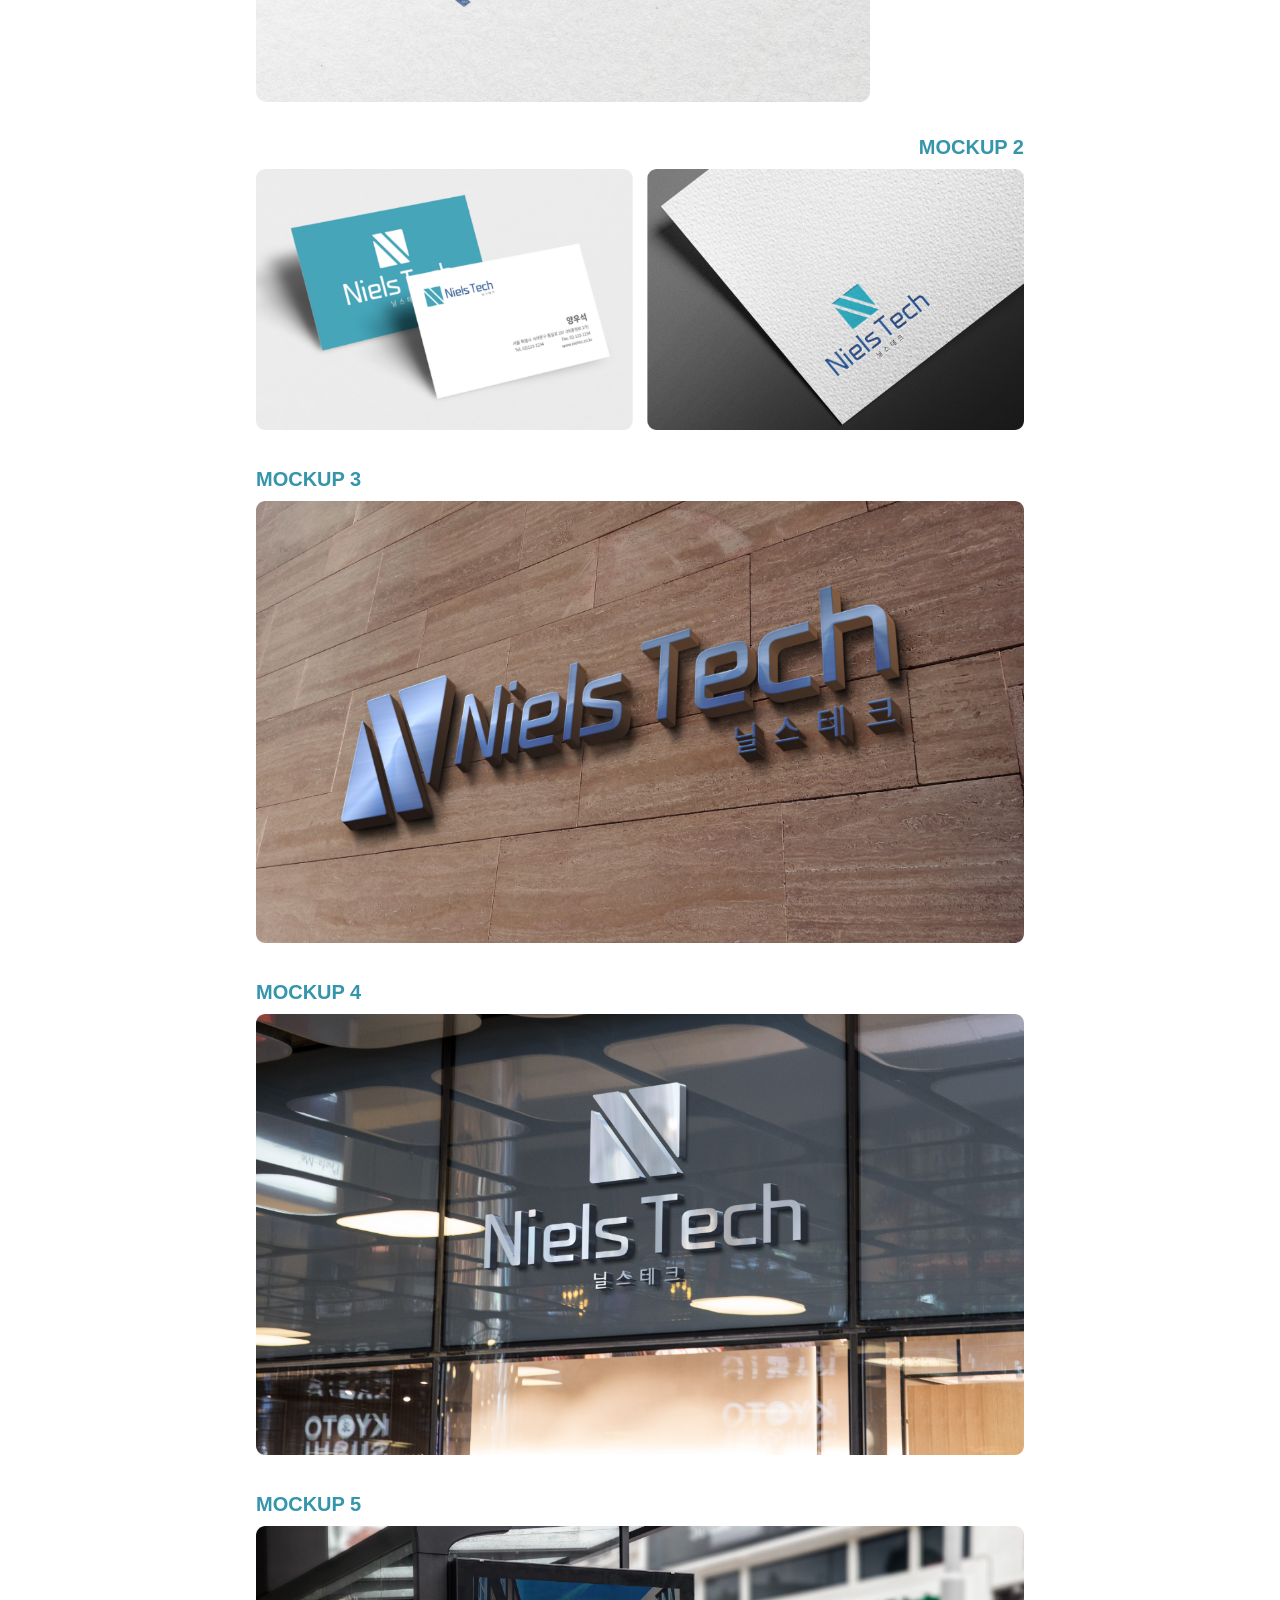
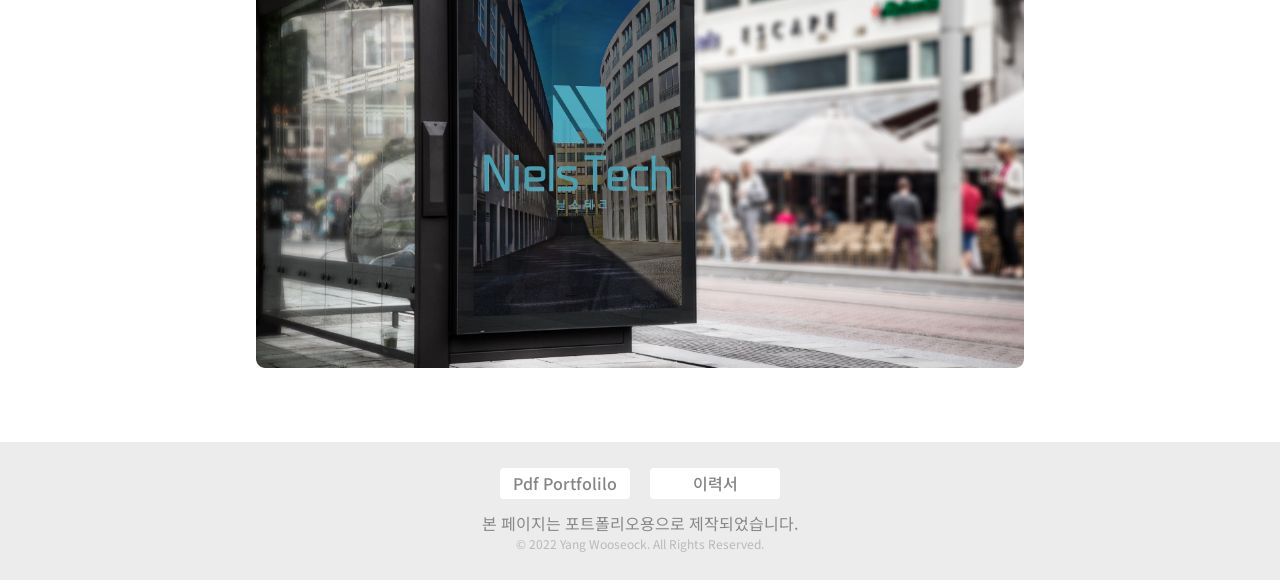
<file: sub_9.html>
<!DOCTYPE html>
<html lang="ko">
<head>
    <meta charset="UTF-8">
    <meta http-equiv="X-UA-Compatible" content="IE=edge">
    <meta name="viewport" content="width=device-width, initial-scale=1.0">
    <title>양우석 Portfolio Web</title>
    <link rel="stylesheet" href="master.css">
    <script defer src="portfolio.js"></script>
    <link href="https://unpkg.com/aos@2.3.1/dist/aos.css" rel="stylesheet">
    <script src="https://code.jquery.com/jquery-1.12.4.min.js"></script>
</head>
<body>
    <nav>
        <a href="index.html" class="logo_a">
            <img class="logo" src="img/index/nav_logo 1.png">
        </a>
    </nav>
    <div class="sub1_box1">
        <img class="sub1bg" src="img/sub9/sub9bg.png">
    </div>

    <div class="sub1_box2">
        <button id="work_button">
            WORK
        </button>
        <div id="divBox">
            <div class="work_grid">
                <a href="sub_1.html"><div class="work_1">
                    <img class="workimg_1" src="img/index/work_1.png">
                    <img class="workimg_2" src="img/index/workblack_1.png">
                </div></a>
                <a href="sub_2.html"><div class="work_1">
                    <img class="workimg_1" src="img/index/work_2.png">
                    <img class="workimg_2" src="img/index/workblack_2.png">
                </div></a>
                <a href="sub_3.html"><div class="work_1">
                    <img class="workimg_1" src="img/index/work_3.png">
                    <img class="workimg_2" src="img/index/workblack_3.png">
                </div></a>
                <a href="sub_4.html"><div class="work_1">
                    <img class="workimg_1" src="img/index/work_4.png">
                    <img class="workimg_2" src="img/index/workblack_4.png">
                </div></a>
                <a href="sub_5.html"><div class="work_1">
                    <img class="workimg_1" src="img/index/work_5.png">
                    <img class="workimg_2" src="img/index/workblack_5.png">
                </div></a>
                <a href="sub_6.html"><div class="work_1">
                    <img class="workimg_1" src="img/index/work_6.png">
                    <img class="workimg_2" src="img/index/workblack_6.png">
                </div></a>
                <a href="sub_7.html"><div class="work_1">
                    <img class="workimg_1" src="img/index/work_7.png">
                    <img class="workimg_2" src="img/index/workblack_7.png">
                </div></a>
                <a href="sub_8.html"><div class="work_1">
                    <img class="workimg_1" src="img/index/work_8.png">
                    <img class="workimg_2" src="img/index/workblack_8.png">
                </div></a>
                <a href="sub_9.html"><div class="work_1">
                    <img class="workimg_1" src="img/index/work_9.png">
                    <img class="workimg_2" src="img/index/workblack_9.png">
                </div></a>
            </div>
        </div>
    </div>
    <div class="sub9_box3">
        <h1 class="work5_text1" style="color: #3595AA;">
            Niels Tech
        </h1>
        <h1 class="work5_text2">
            닐스테크는 반도체 후공정 기업의 CI 디자인입니다.
        </h1>
        <img class="work9_1" src="img/sub9/work9_1.png">
        <h1 class="work5_text1" style="color: #3595AA;">
            LOGO
        </h1>
        <h1 class="work5_text2">
            반도체 기술의 핵심인 양자역학 탄생의 대부라 불리는 닐스 보어의 정신을<br>
            이어가고 그의 탐구력과 창의력을 본받고자 하는 네이밍입니다.
        </h1>
        <div class="work9_box1">
            <img class="work9_2" src="img/sub9/work9_2.png">
            <h1 class="work5_text1" style="color: #3595AA; margin-left: 10px;">
                MOCKUP 1
            </h1>
        </div>
        <h1 class="work5_text1" style="color: #3595AA; text-align: right; margin-top: 34px;">
            MOCKUP 2
        </h1>
        <img class="work9_1" src="img/sub9/work9_3.png" style="margin-top: 10px;">
        <h1 class="work5_text1" style="color: #3595AA; text-align: left; margin-top: 34px;">
            MOCKUP 3
        </h1>
        <img class="work9_1" src="img/sub9/work9_4.png" style="margin-top: 10px;">
        <h1 class="work5_text1" style="color: #3595AA; text-align: left; margin-top: 34px;">
            MOCKUP 4
        </h1>
        <img class="work9_1" src="img/sub9/work9_5.png" style="margin-top: 10px;">
        <h1 class="work5_text1" style="color: #3595AA; text-align: left; margin-top: 34px;">
            MOCKUP 5
        </h1>
        <img class="work9_1" src="img/sub9/work9_6.png" style="margin-top: 10px;">
    </div>


    <footer>
        <div class="footbox">
            <div class="footbox_1"><a href="index.html">
                <h2 class="foottext">Pdf Portfolilo</h2>
            </a></div>
            <div class="footbox_1"><a href="index.html">
                <h2 class="foottext">이력서</h2>
            </a></div>
        </div>
            <div style="text-align: center;">
                <h2 style="font-family: 'Noto Sans KR', sans-serif; font-size: 16px; font-weight: 400; color: #888888;">본 페이지는 포트폴리오용으로 제작되었습니다.</h2>
                <h2 style="font-family: 'Noto Sans KR', sans-serif; font-size: 12px; font-weight: 400; color: #B9B9B9;">© 2022 Yang Wooseock. All Rights Reserved.</h2>
            </div>
    </footer>
</body>
</html>
</file>
<file: master.css>
@import url('https://fonts.googleapis.com/css2?family=Noto+Sans+KR:wght@100;300;400;500;700;900&display=swap');
/**-- 전 항목 공통 */
*{
    margin: 0;
    padding: 0;
    text-decoration: none;
    list-style-type: none;
    position: relative;
}
section{
    z-index: 1;
}
.wrap{
    position: relative;
    width: 100%;
    height: 100%;
}
/**-- light & dark --**/

body{
    color: #232323;
    transition: 0.5s;
}
.dark-mode{
    background-color: #232323;
    color: white;
    transition: 0.5s;
}
#button{
    width: 130px;
    height: 40px;
    background-color: rgb(90, 90, 90);
    color: white;
    border: 0;
    font-family: 'Noto Sans KR', sans-serif;
    font-size: 20px;
    font-weight: 700;
    transition: 0.5s;
    position: absolute;
    z-index: 3;
    bottom: 5%;
    border-radius: 7px;
    cursor: pointer;
}
#button:hover{
    background-color: rgb(238, 238, 238);
    color: rgb(90, 90, 90);
    transition: 0.5s;
}

/**-- nav --**/
nav{
    width: 100%;
    height: 60px;
    position: fixed;
    top: 0;
    z-index: 4;
    background-color: #7c7c7c;
    opacity: 50%;
    display: flex;
    justify-content: center;
    transition: 0.5s;
}
.logo_a{
    width: 45px;
    height: auto;
    display: flex;
    align-items: center;
}

/**-- footer --**/
footer{
    width: 100%;
    height: 138px;
    background-color: #ECECEC;
    margin-top: 70px;
    display: grid;
    grid-template-rows: 1fr 1fr;
    justify-items: center;
}
.footbox{
    width: 280px;
    height: 31px;
    display: flex;
    justify-content: space-between;
    margin-top: 26px;
}
.footbox_1{
    width: 130px;
    height: 31px;
    border-radius: 4px;
    background-color: #ffffff;
    text-align: center;
    justify-content: center;
    transition-duration: 0.3s;
}
.foottext{
    font-family: 'Noto Sans KR', sans-serif;
    font-size: 16px;
    font-weight: 500;
    color: #858585;
    margin-top: 3px;
}
.foottext:hover{
    color: #fff;
}
.footbox_1:hover{
    background-color: #858585;
    cursor: pointer;
}
.footbox_2:hover{
    background-color: #858585;
    cursor: pointer;
}

/**-- Index content --**/
.con_box1{
    width: 80%;
    height: 100vh;
    margin: 0 auto;
    text-align: left;
    position: relative;
    display: flex;
    justify-content: center;
    align-items: center;
}
.text_ani{
    width: 680px;
    text-align: left;
    font-size: 200px;
    font-family: 'Noto Sans KR', sans-serif;
    font-weight: 700;
    line-height: 231px;
    z-index: 2;
}
.blink{
    animation: blink 0.9s infinite;
    font-size: 200px;
}
@keyframes blink{
    to {
      opacity: 0;
    }
}
.inbg_1{
    position: absolute;
    left: 2%;
    bottom: 76%;
    z-index: 1;
}
.inbg_2{
    position: absolute;
    left: 2%;
    top: 83%;
    z-index: 1;
}
.inbox_1{
    width: 52%;
    height: 71px;
    background-color: #C7C4BF;
    position: absolute;
    right: 35%;
    bottom: 63%;
    opacity: 50%;
}
.inbg_4{
    position: absolute;
    right: 3%;
    bottom: 67%;
    z-index: 1;
}
.inbg_5{
    position: absolute;
    right: 10%;
    bottom: 23%;
    z-index: 1;
}
.inbox_2{
    width: 40%;
    height: 71px;
    background-color: #C7C4BF;
    position: absolute;
    left: 46%;
    bottom: 37%;
    opacity: 50%;
}


.con_box2{
    width: 80%;
    height: auto;
    text-align: center;
    margin: auto;
    margin-top: 67px;
}
.text_pro_1{
    font-family: 'Noto Sans KR', sans-serif;
    font-size: 24px;
    font-weight: 700;
}
.conbox2_1{
    display: grid;
    grid-template-columns: 1fr 1fr;
    grid-column-gap: 66px;
    margin-top: 21px;
}
.conbox2_grid_1{
    display: flex;
    justify-content: right;
}
.proimg_1{
    max-width: 100%;
    height: auto;
    object-fit: cover;
}
.proimg_2{
    width: 24px;
    height: 40px;
    object-fit: contain;
    margin-right: 17px;
}
.conbox2_grid_2{
    display: flex;
    text-align: left;
}
.text_pro_2{
    font-family: 'Noto San KR', sans-serif;
    font-size: 16px;
    font-weight: 600;
    line-height: 32px;
}
.text_pro_3{
    font-family: 'Noto San KR', sans-serif;
    font-size: 16px;
    font-weight: 300;
    line-height: 32px;
    margin-left: 16px;
}
.proimg_3{
    width: 24px;
    height: 40px;
    object-fit: contain;
    margin-left: 7px;
}
.conbox2_2{
    margin-top: 92px;
}
.produce_1{
    font-family: 'Noto San KR', sans-serif;
    font-size: 24px;
    font-weight: 700;
}
.produce_2{
    font-family: 'Noto San KR', sans-serif;
    font-size: 16px;
    font-weight: 400;
    line-height: 33px;
    margin-top: 10px;
}
.skill{
    font-family: 'Noto San KR', sans-serif;
    font-size: 24px;
    font-weight: 700;
    margin-top: 90px;
}
.conbox2_3{
    display: grid;
    grid-template-columns: 1fr 1fr;
}
.skill_1{
    display: grid;
    grid-template-rows: 1fr 1fr 1fr;
    margin-top: 20px;
}
.skimg_1{
    margin: auto;
}
.sktext{
    font-family: 'Noto San KR', sans-serif;
    font-size: 16px;
    font-weight: 400;
    margin-top: 8px;
}
.skill_bar{
    width: 309px;
    height: 12px;
    background-color: #D9D9D9;
    border-radius: 30px;
    margin: auto;
    margin-top: 5px;
    overflow: hidden;
}
.skill_bar_1{width: 298px; height: 12px; background-color: #F6BB21;}
.skill_bar_2{width: 274px; height: 12px; background-color: #F6BB21;}
.skill_bar_3{width: 302px; height: 12px; background-color: #F6BB21;}
.skill_bar_4{width: 267px; height: 12px; background-color: #F6BB21;}
.skill_bar_5{width: 271px; height: 12px; background-color: #F6BB21;}
.skill_bar_6{width: 230px; height: 12px; background-color: #F6BB21;}
.skill_bar_7{width: 205px; height: 12px; background-color: #F6BB21;}
.skill_bar_8{width: 212px; height: 12px; background-color: #F6BB21;}
.skill_bar_9{width: 292px; height: 12px; background-color: #21B6F6;}
.skill_bar_10{width: 274px; height: 12px; background-color: #21B6F6;}
.skill_bar_11{width: 231px; height: 12px; background-color: #21B6F6;}
.skill_bar_12{width: 276px; height: 12px; background-color: #21B6F6;}
.con_box3{
    width: 80%;
    height: auto;
    text-align: center;
    margin: auto;
}
.work{
    font-family: 'Noto San KR', sans-serif;
    font-size: 24px;
    font-weight: 700;
    margin-top: 90px;
}
.work_grid{
    display: grid;
    grid-template-columns: 1fr 1fr 1fr 1fr;
    grid-column-gap: 76px;
    grid-row-gap: 76px;
    margin-top: 30px;
}
.work_1{
    position: relative;
    display: flex;
}
.workimg_1{
    max-width: 100%;
    height: auto;
    object-fit: cover;
}
.workimg_2{
    max-width: 100%;
    height: auto;
    position: absolute;
    transition: 0.3s;
}
.workimg_2:hover{
    opacity: 20%;
    transition: 0.3s;
}

/**-- 서브 콘텐츠(web) 1 & 2 --**/
.sub1_box1{
    width: 100%;
    height: auto;
}
.sub1bg{
    width: 100%;
    height: auto;
    object-fit: cover;
}
.sub1_box2{
    width: 100%;
    height: auto;
    text-align: center;
}
#work_button{
    width: 117px;
    height: 35px;
    border-radius: 4px;
    font-family: 'Noto San KR', sans-serif;
    font-size: 20px;
    font-weight: 600;
    border: 0;
    background-color: rgb(90, 90, 90);
    color: white;
    transition: 0.5s;
    margin-top: 29px;
    margin-bottom: 30px;
    cursor: pointer;
}
#work_button:hover{
    background-color: rgb(238, 238, 238);
    color: rgb(90, 90, 90);
    transition: 0.5s;
}
#divBox{
    width: 80%;
    height: auto;
    display: none;
    text-align: center;
    margin: auto;
}

.sub1_box3{
    width: 100%;
    height: auto;
    text-align: center;
}
.work_ani{
    width: 919px;
    height: 517px;
    overflow: hidden;
    margin: auto;
    border: solid 5px #595959;
    margin-top: 40px;
    transition: 0.5s;
}
#workimg_ani{
    width: 100%;
    height: auto;
    animation-name: lotate;
    animation-duration : 15s;
    animation-iteration-count : infinite;
}
.workweb_1{
    width: 100%;
    height: auto;
    object-fit: cover;
}
@keyframes lotate {
	0% {            /* from 이라고 작성해도 됩니다.*/
		transform: translate(0);
	}
	100% {          /* to 라고 작성해도 됩니다.*/
		transform: translate(0%, -83.5%);
	}
}
.view1_button{
    width: 117px;
    height: 35px;
    border: solid 2px #0764B1;
    margin: auto;
    margin-top: 36px;
    border-radius: 4px;
    color: #0764B1;
    cursor: pointer;
    transition: 0.5s;
}
.view1_button:hover{
    background-color: #0764B1;
    color: #fff;
    transition: 0.5s;
}
.view2_button{
    width: 117px;
    height: 35px;
    border: solid 2px #323443;
    margin: auto;
    margin-top: 36px;
    border-radius: 4px;
    color: #323443;
    cursor: pointer;
    transition: 0.5s;
}
.view2_button:hover{
    background-color: #323443;
    color: #fff;
    transition: 0.5s;
}
#workimg_ani2{
    width: 100%;
    height: auto;
    animation-name: lotate2;
    animation-duration : 15s;
    animation-iteration-count : infinite;
}
@keyframes lotate2 {
	0% {            /* from 이라고 작성해도 됩니다.*/
		transform: translate(0);
	}
	100% {          /* to 라고 작성해도 됩니다.*/
		transform: translate(0%, -80.2%);
	}
}
.VIEW{
    font-family: 'Noto San KR', sans-serif;
    font-size: 20px;
    font-weight: 700;
    margin-top: 4px;
}
.coment_1{
    font-family: 'Noto San KR', sans-serif;
    font-size: 16px;
    font-weight: 600;
    color: #4b4b4b;
    margin-top: 10px;
}

/**-- 서브 콘텐트(UXUI) 3 & 4 --**/
.work_uxui{
    width: 1020px;
    height: 528px;
    margin: auto;
    margin-top: 40px;
}
.workui_3{
    width: 100%;
    height: auto;
    object-fit: contain;
}
.view3_button{
    width: 117px;
    height: 35px;
    border: solid 2px #947352;
    margin: auto;
    margin-top: 36px;
    border-radius: 4px;
    color: #947352;
    cursor: pointer;
    transition: 0.5s;
}
.view3_button:hover{
    background-color: #947352;
    color: #fff;
    transition: 0.5s;
}
.view4_button{
    width: 117px;
    height: 35px;
    border: solid 2px #3055A1;
    margin: auto;
    margin-top: 36px;
    border-radius: 4px;
    color: #3055A1;
    cursor: pointer;
    transition: 0.5s;
}
.view4_button:hover{
    background-color: #3055A1;
    color: #fff;
    transition: 0.5s;
}
/**-- 서브 콘텐츠 5 --**/
.sub5_box3{
    width: 80%;
    height: auto;
    margin: auto;
    text-align: center;
    margin-top: 40px;
}
.work5_text1{ font-family: 'Noto San KR', sans-serif; font-size: 20px; font-weight: 700; color: #C90D0D;}
.work5_text2{ font-family: 'Noto San KR', sans-serif; font-size: 16px; font-weight: 600; color: #303030; margin-top: 10px; line-height: 25px;}
.work5_box1{
    width: 100%;
    height: auto;
}
.work5_box2{
    display: grid;
    grid-template-columns: 1fr 1fr;
    grid-column-gap: 41px;
    margin-top: 105px;
}
.work5_1{
    width: 1058px;
    height: auto;
    object-fit: contain;
    margin-top: 30px;
    transition: 0.5s;
}
.work5_2{
    width: 379px;
    height: auto;
    object-fit: contain;
    margin-top: 105px;
    transition: 0.5s;
}
.work5_3{
    width: 100%;
    height: auto;
    display: flex;
    justify-content: right;
}
.work5_3_box{
    width: 531px;
    height: auto;
    transition: 0.5s;
}
.work5_3_1{
    width: 100%;
    height: auto;
    object-fit: cover;
}
.work5_3_text1{
    width: 100%;
    height: auto;
    text-align: left;
    margin-left: 12px;
    margin-top: 25px;
    transition: 0.5s;
}
.work5_3_text2{
    width: 100%;
    height: auto;
    text-align: right;
    margin-top: 391px;
    transition: 0.5s;
}
.work5_4{
    display: flex;
    justify-content: left;
}
.work5_4_box{
    width: 511px;
    height: auto;
    transition: 0.5s;
}
.work5_4{
    width: 100%;
    height: auto;
    object-fit: cover;
}
.work5_5{
    width: 1144px;
    height: auto;
    object-fit: contain;
    margin-top: 30px;
    transition: 0.5s;
}

/**-- 서브 콘텐츠 6 --**/
.sub6_box3{
    width: 80%;
    height: auto;
    margin: auto;
    text-align: center;
    margin-top: 40px;
}
.work6_1{
    width: 1144px;
    height: auto;
    margin-top: 90px;
    transition: 0.5s;
}
.work6_2{
    width: 100%;
    height: auto;
    margin-top: 83px;
}
.work6_2_1{
    width: 1143px;
    height: auto;
    margin-top: 90px;
    transition: 0.5s;
}
.work6_3_box{
    width: 100%;
    height: auto;
    display: grid;
    grid-template-columns: repeat(3, 366px);
    grid-template-rows: 1fr 40px;
    margin: auto;
    justify-content: space-between;
}
.work6_3{
    width: 100%;
    height: auto;
    object-fit: cover;
}
.work6_6{
    width: 1174px;
    height: auto;
    margin-top: 30px;
    transition: 0.5s;
}
.work6_7{
    width: 1144px;
    height: auto;
    margin-top: 30px;
    transition: 0.5s;
}

/**-- 서브 콘텐츠 7 & 8 --**/
.work7_1{
    width: 80%;
    height: auto;
    margin-top: 20px;
    transition: 0.5s;
}

/**-- 서브 콘텐츠 9 --**/
.sub9_box3{
    width: 60%;
    height: auto;
    margin: auto;
    text-align: center;
    margin-top: 40px;
    transition: 0.5s;
}
.work9_1{
    width: 100%;
    height: auto;
    margin-top: 105px;
}
.work9_box1{
    width: 100%;
    height: auto;
    display: flex;
    margin-top: 80px;
}
.work9_2{
    width: 80%;
    height: auto;
    object-fit: cover;
}

/* 노트북 & 테블릿 가로 (해상도 1024px ~ 1279px)*/ 
@media all and (min-width:1024px) and (max-width:1279px) { 
    .conbox2_1{
        grid-template-columns: 1fr;
    }
    .conbox2_grid_1{
        justify-content: center;
    }
    .conbox2_grid_2{
        justify-content: center;
        margin-top: 20px;
    }
    .text_pro_2{
        font-size: 14px;
    }
    .text_pro_3{
        font-size: 14px;
    }
    .proimg_2{
        display: none;
    }
    .proimg_3{
        display: none;
    }
    .work_grid{
        grid-template-columns: 1fr 1fr 1fr;
        grid-column-gap: 70px;
        grid-row-gap: 70px;
        transition: 0.5s;
    }
    .work5_1{
        width: 849px;
        margin-top: 30px;
        transition: 0.5s;
    }
    .work5_2{
        width: 304px;
        margin-top: 105px;
        transition: 0.5s;
    }
    .work5_3_box{
        width: 426px;
        transition: 0.5s;
    }
    .work5_4_box{
        width: 410px;
        transition: 0.5s;
    }
    .work5_5{
        width: 918px;
        margin-top: 30px;
        transition: 0.5s;
    }
    .work5_3_text2{
        margin-top: 269px;
        transition: 0.5s;
    }

    .work6_1{
        width: 762px;
        margin-top: 90px;
        transition: 0.5s;
    }
    .work6_2_1{
        width: 1143px;
        margin-top: 90px;
        transition: 0.5s;
    }
    .work6_3_box{
        grid-template-columns: repeat(3, 244px);
        grid-template-rows: 1fr 40px;
        transition: 0.5s;
    }
    .work6_6{
        width: 782px;
        margin-top: 30px;
        transition: 0.5s;
    }
    .work6_7{
        width: 763px;
        margin-top: 30px;
        transition: 0.5s;
    }
  } 
  
  /* 테블릿 가로 (해상도 768px ~ 1023px)*/ 
  @media all and (min-width:768px) and (max-width:1023px) { 
    .text_ani{
        font-size: 180px;
        line-height: 200px;
    }
    .blink{
        font-size: 180px;
    }
    .conbox2_1{
        grid-template-columns: 1fr;
    }
    .conbox2_grid_1{
        justify-content: center;
    }
    .conbox2_grid_2{
        justify-content: center;
        margin-top: 20px;
    }
    .text_pro_2{
        font-size: 14px;
    }
    .text_pro_3{
        font-size: 14px;
    }
    .proimg_2{
        display: none;
    }
    .proimg_3{
        display: none;
    }
    .conbox2_2{
        text-align: left;
    }
    .produce_1{
        font-size: 22px;
    }
    .produce_2{
        font-size: 14px;
    }
    .work_grid{
        grid-template-columns: 1fr 1fr 1fr;
        grid-column-gap: 45px;
        grid-row-gap: 45px;
        transition: 0.3s;
    }
    .work_ani{
        width: 677px;
        height: 381px;
        transition: 0.5s;
    }
    .work_uxui{
        width: 677px;
        height: 381px;
        transition: 0.5s;
    }

    .work5_1{
        width: 645px;
        margin-top: 30px;
        transition: 0.5s;
    }
    .work5_2{
        width: 231px;
        margin-top: 105px;
        transition: 0.5s;
    }
    .work5_3_box{
        width: 324px;
        transition: 0.5s;
    }
    .work5_4_box{
        width: 311px;
        transition: 0.5s;
    }
    .work5_5{
        width: 698px;
        margin-top: 30px;
        transition: 0.5s;
    }
    .work5_3_text1{
        margin-left: 4px;
        margin-top: 3px;
        transition: 0.5s;
    }
    .work5_3_text2{
        margin-top: 178px;
        transition: 0.5s;
    }
    .work5_text1{
        font-size: 16px;
    }
    .work5_text2{
        font-size: 12px;
    }
    
    .work6_1{
        width: 610px;
        margin-top: 90px;
        transition: 0.5s;
    }
    .work6_2_1{
        width: 610px;
        margin-top: 90px;
        transition: 0.5s;
    }
    .work6_3_box{
        grid-template-columns: repeat(3, 196px);
        grid-template-rows: 1fr 40px;
        transition: 0.5s;
    }
    .work6_6{
        width: 628px;
        margin-top: 30px;
        transition: 0.5s;
    }
    .work6_7{
        width: 611px;
        margin-top: 30px;
        transition: 0.5s;
    }
    .sub9_box3{
        width: 80%;
        transition: 0.5s;
    }
  } 
  
  /* 모바일 가로 & 테블릿 세로 (해상도 480px ~ 767px)*/ 
  @media all and (min-width:480px) and (max-width:767px) {
    .text_ani{
        font-size: 130px;
        line-height: 150px;
    }
    .blink{
        font-size: 130px;
    }
    .conbox2_1{
        grid-template-columns: 1fr;
    }
    .conbox2_grid_1{
        justify-content: center;
    }
    .conbox2_grid_2{
        justify-content: center;
        margin-top: 15px;
    }
    .text_pro_2{
        font-size: 14px;
    }
    .text_pro_3{
        font-size: 14px;
    }
    .proimg_2{
        display: none;
    }
    .proimg_3{
        display: none;
    }
    .conbox2_2{
        text-align: left;
    }
    .produce_1{
        font-size: 22px;
    }
    .produce_2{
        font-size: 14px;
    }
    .conbox2_3{
        display: grid;
        grid-template-columns: 1fr;
    }
    .skill_1{
        margin-top: 10px;
    }
    .work_grid{
        grid-template-columns: 1fr 1fr;
        grid-column-gap: 45px;
        grid-row-gap: 45px;
        transition: 0.3s;
    }
    .work_ani{
        width: 480px;
        height: 270px;
        transition: 0.5s;
    }
    .work_uxui{
        width: 480px;
        height: 270px;
        transition: 0.5s;
    }
    .work5_1{
        width: 437px;
        margin-top: 30px;
        transition: 0.5s;
    }
    .work5_2{
        width: 156px;
        margin-top: 105px;
        transition: 0.5s;
    }
    .work5_3_box{
        width: 324px;
        transition: 0.5s;
    }
    .work5_4_box{
        width: 311px;
        transition: 0.5s;
    }
    .work5_5{
        width: 472px;
        margin-top: 30px;
        transition: 0.5s;
    }
    .work5_3_text1{
        margin-left: 4px;
        margin-top: 3px;
        transition: 0.5s;
    }
    .work5_3_text2{
        margin-top: 70px;
        transition: 0.5s;
    }
    .work5_text1{
        font-size: 16px;
    }
    .work5_text2{
        font-size: 12px;
    }
    .work5_box2{
        grid-template-columns: 1fr;
    }
    .work5_3{
        justify-content: center;
    }
    .work5_4{
        justify-content: center;
    }

    .work6_1{
        width: 457px;
        margin-top: 90px;
        transition: 0.5s;
    }
    .work6_2_1{
        width: 457px;
        margin-top: 90px;
        transition: 0.5s;
    }
    .work6_3_box{
        grid-template-columns: repeat(3, 147px);
        grid-template-rows: 1fr 40px;
        transition: 0.5s;
    }
    .work6_6{
        width: 470px;
        margin-top: 30px;
        transition: 0.5s;
    }
    .work6_7{
        width: 457px;
        margin-top: 30px;
        transition: 0.5s;
    }
    .work7_1{
        width: 90%;
        transition: 0.5s;
    }
    .sub9_box3{
        width: 80%;
        transition: 0.5s;
    }
  } 
  
  /* 모바일 세로 (해상도 ~ 479px)*/ 
  @media all and (max-width:479px) {
    nav{
        height: 40px;
        transition: 0.5s;
    }
    .text_ani{
        font-size: 85px;
        line-height: 100px;
    }
    .blink{
        font-size: 85px;
    }
    .conbox2_1{
        grid-template-columns: 1fr;
    }
    .conbox2_grid_1{
        justify-content: center;
    }
    .conbox2_grid_2{
        justify-content: center;
        margin-top: 15px;
    }
    .text_pro_2{
        font-size: 12px;
    }
    .text_pro_3{
        font-size: 12px;
    }
    .proimg_2{
        display: none;
    }
    .proimg_3{
        display: none;
    }
    .inbg_1{display: none;}.inbg_2{display: none;}.inbg_4{display: none;}.inbg_5{display: none;}
    .conbox2_2{
        text-align: left;
    }
    .produce_1{
        font-size: 20px;
    }
    .produce_2{
        font-size: 12px;
    }
    .conbox2_3{
        display: grid;
        grid-template-columns: 1fr;
    }
    .skill_1{
        margin-top: 10px;
    }
    .work_grid{
        grid-template-columns: 1fr;
        grid-column-gap: 20px;
        grid-row-gap: 20px;
        transition: 0.3s;
    }
    .work_ani{
        width: 350px;
        height: 196px;
        transition: 0.5s;
    }
    .coment_1{
        font-size: 12px;
        line-height: 33px;
    }
    .work_uxui{
        width: 350px;
        height: 196px;
        transition: 0.5s;
    }
    .work5_1{
        width: 299px;
        margin-top: 30px;
        transition: 0.5s;
    }
    .work5_2{
        width: 124px;
        margin-top: 105px;
        transition: 0.5s;
    }
    .work5_3_box{
        width: 219px;
        transition: 0.5s;
    }
    .work5_4_box{
        width: 210px;
        transition: 0.5s;
    }
    .work5_5{
        width: 274px;
        margin-top: 30px;
        transition: 0.5s;
    }
    .work5_3_text1{
        margin-left: 4px;
        margin-top: 3px;
        transition: 0.5s;
    }
    .work5_3_text2{
        margin-top: 70px;
        transition: 0.5s;
    }
    .work5_text1{
        font-size: 16px;
    }
    .work5_text2{
        font-size: 10px;
        line-height: 18px;
    }
    .work5_box2{
        grid-template-columns: 1fr;
    }
    .work5_3{
        justify-content: center;
    }
    .work5_4{
        justify-content: center;
    }
    
    .work6_1{
        width: 287px;
        margin-top: 90px;
        transition: 0.5s;
    }
    .work6_2_1{
        width: 287px;
        margin-top: 90px;
        transition: 0.5s;
    }
    .work6_3_box{
        grid-template-columns: repeat(3, 92px);
        grid-template-rows: 1fr 40px;
        transition: 0.5s;
    }
    .work6_6{
        width: 294px;
        margin-top: 30px;
        transition: 0.5s;
    }
    .work6_7{
        width: 286px;
        margin-top: 30px;
        transition: 0.5s;
    }
    .work7_1{
        width: 100%;
        transition: 0.5s;
    }
    .sub9_box3{
        width: 90%;
        transition: 0.5s;
    }
  }
</file>
